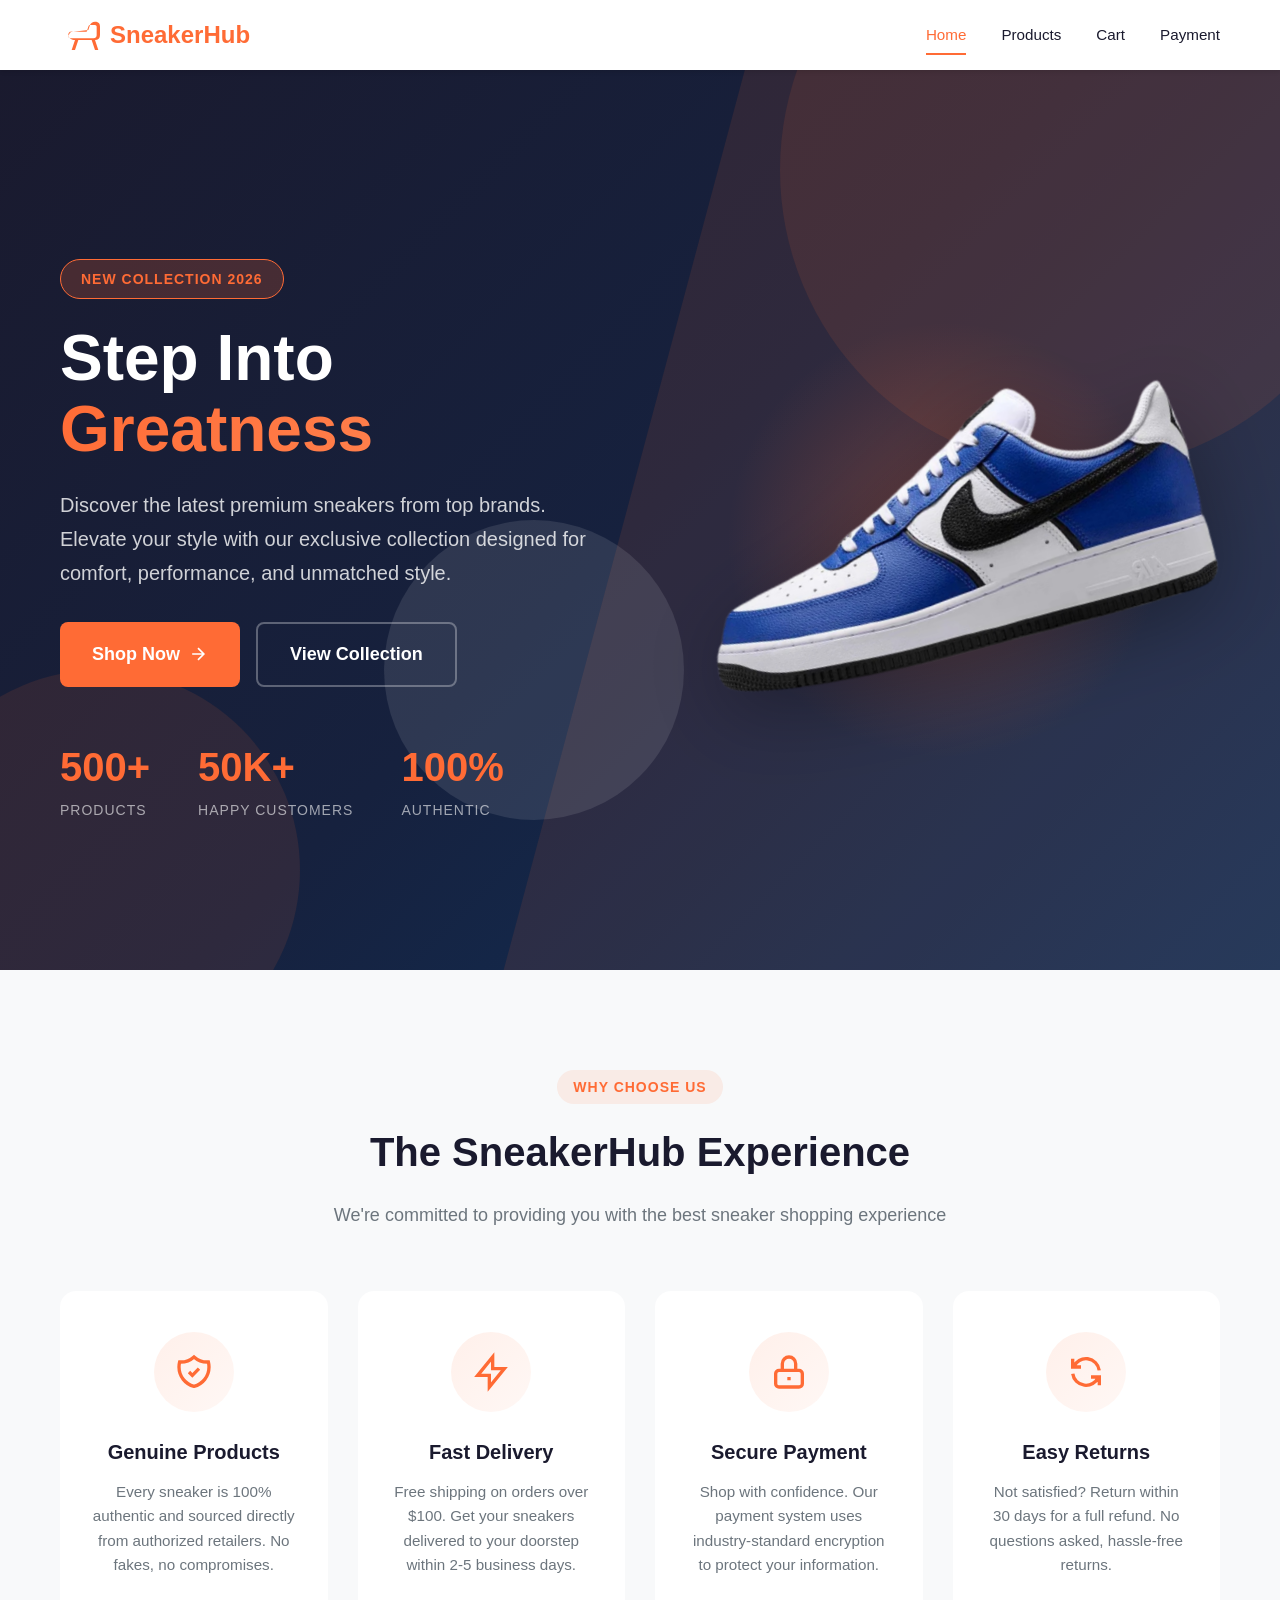
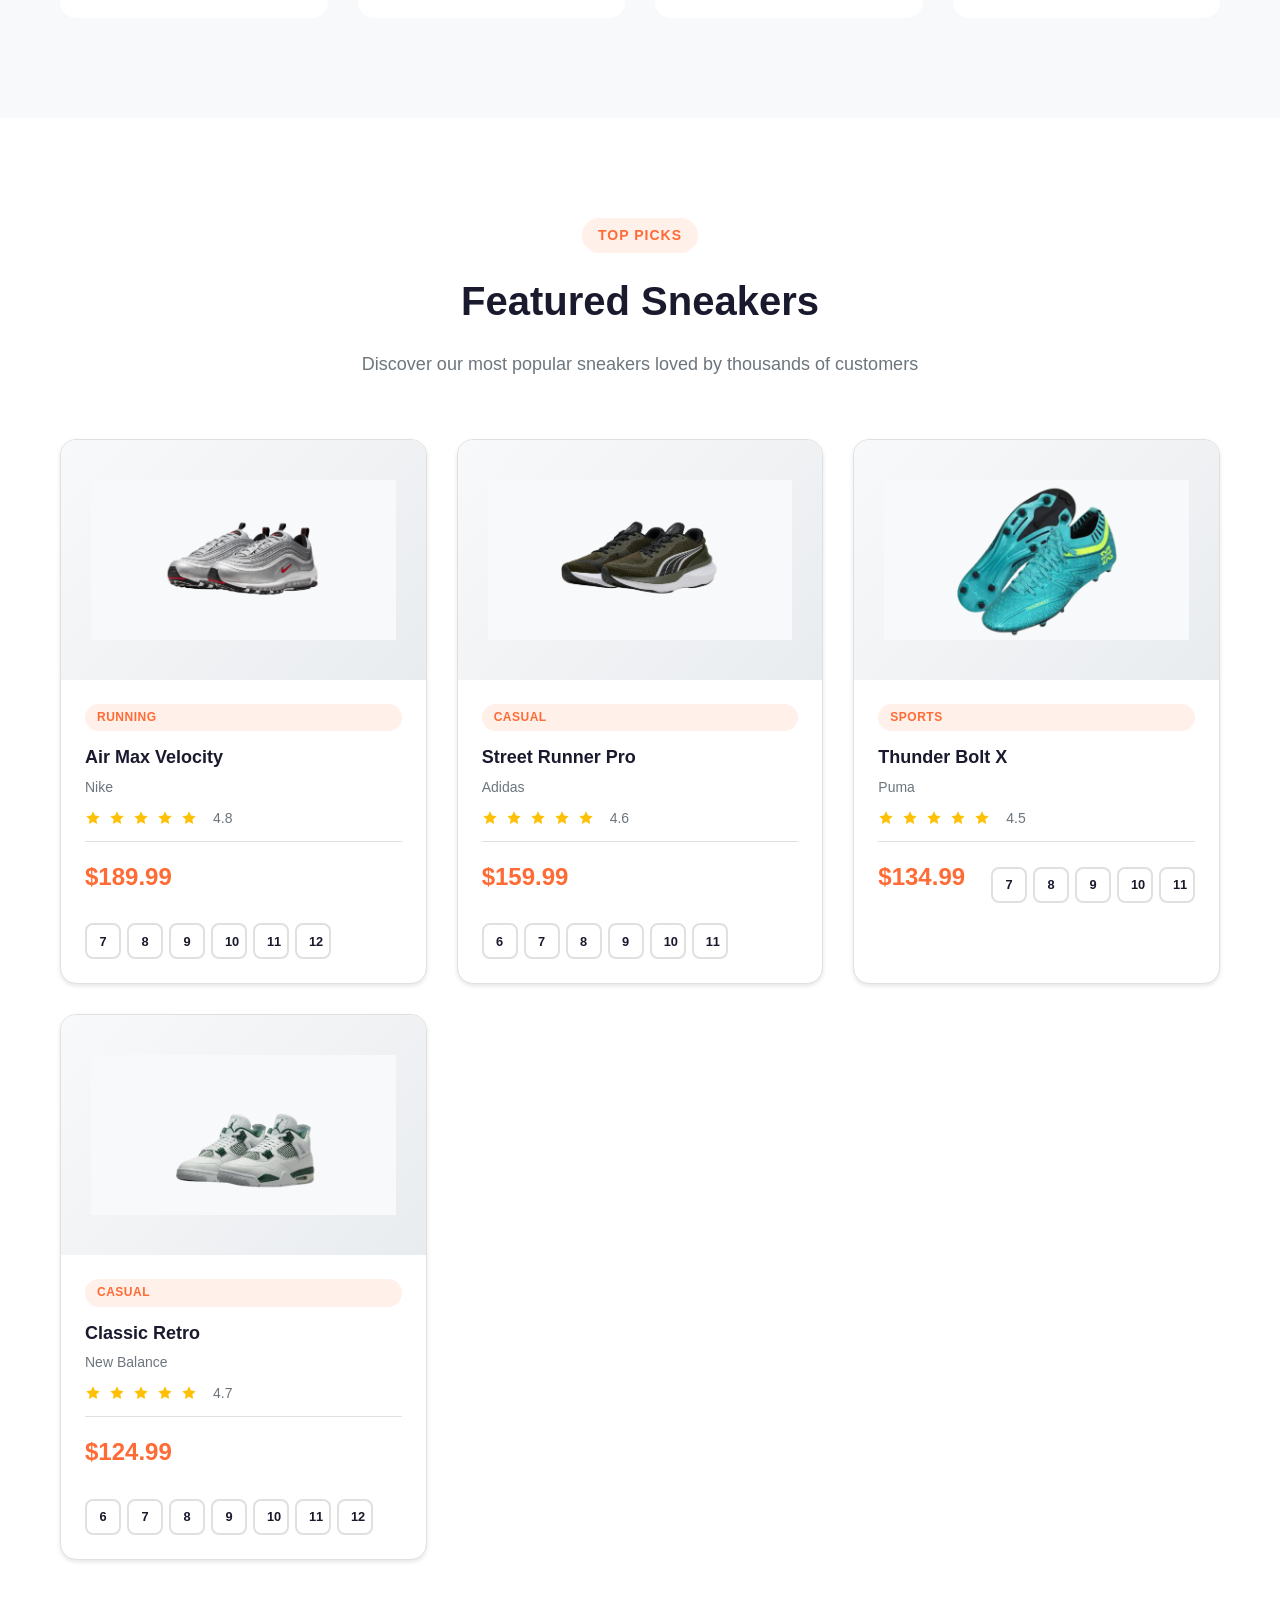
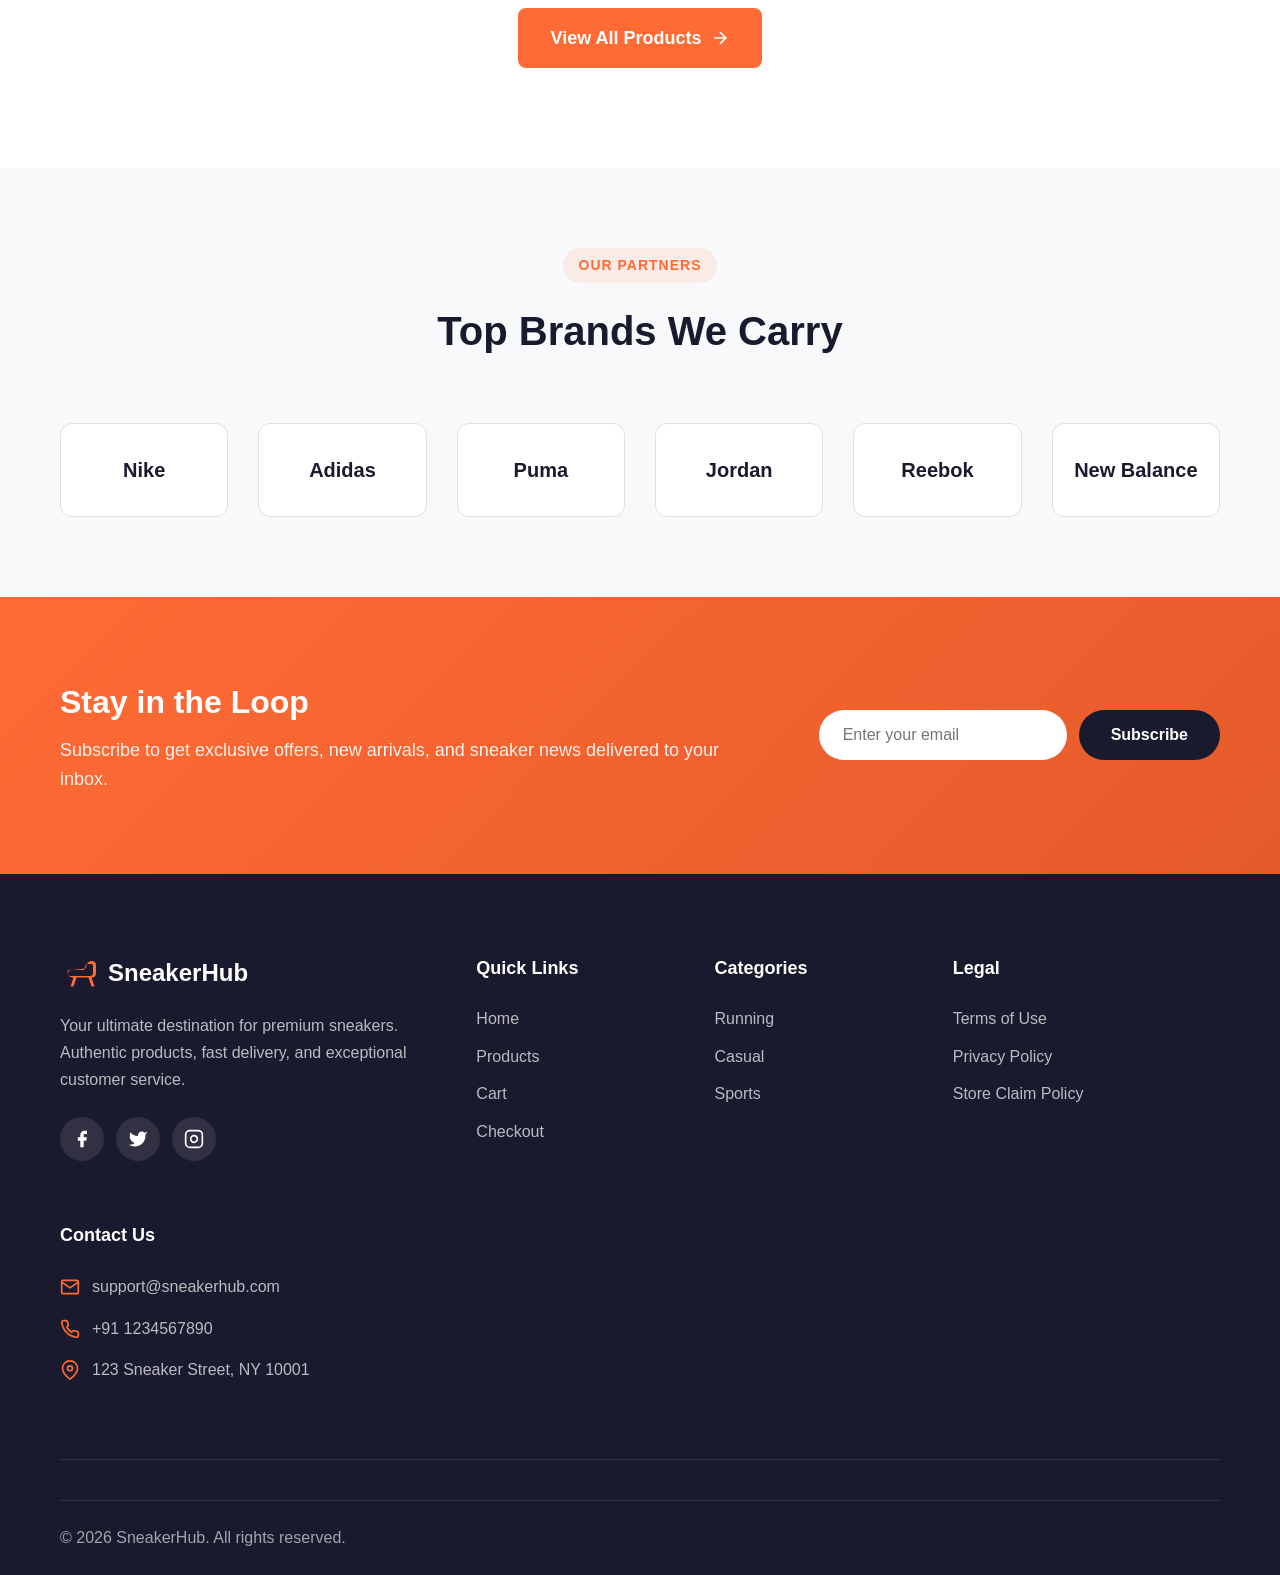
<file: index.html>
<!DOCTYPE html>
<html lang="en">
<head>
    <meta charset="UTF-8">
    <meta name="viewport" content="width=device-width, initial-scale=1.0">
    <meta name="description" content="SneakerHub - Your destination for premium sneakers. Shop the latest styles and brands.">
    <title>SneakerHub | Home</title>
    <link rel="stylesheet" href="css/style.css">
    <link rel="icon" type="image/svg+xml" href="assets/favicon.svg">
</head>
<body>
    <!-- Navigation -->
    <nav class="navbar">
        <div class="nav-container">
            <a href="index.html" class="logo">
                <svg viewBox="0 0 24 24" fill="currentColor">
                    <path d="M21 4c-1.5 0-2.5 1-3 2l-1 3-9 1s-3-1-3 2c0 2 2 3 4 3l-2 6h2l2-6h8l2 6h2l-2-6c2 0 3-1 3-3V7c0-1.5-.5-3-3-3zM7 10h9l1-3c.3-.8.8-1 1-1h3c.5 0 1 .5 1 1v5c0 1-.5 2-2 2H7c-1 0-2-.5-2-1s1-3 2-3z"/>
                </svg>
                <span>SneakerHub</span>
            </a>
            <div class="nav-menu" id="nav-menu">
                <a href="index.html" class="nav-link active">Home</a>
                <a href="products.html" class="nav-link">Products</a>
                <a href="cart.html" class="nav-link cart-link">
                    Cart
                    <span class="cart-badge" id="cart-badge">0</span>
                </a>
                <a href="payment.html" class="nav-link">Payment</a>
            </div>
            <button class="menu-toggle" id="menu-toggle" aria-label="Toggle menu">
                <span></span>
                <span></span>
                <span></span>
            </button>
        </div>
    </nav>

    <!-- Hero Section -->
    <section class="hero">
        <div class="hero-background">
            <div class="hero-shape shape-1"></div>
            <div class="hero-shape shape-2"></div>
            <div class="hero-shape shape-3"></div>
        </div>
        <div class="hero-container">
            <div class="hero-content">
                <span class="hero-badge">New Collection 2026</span>
                <h1 class="hero-title">
                    Step Into
                    <span class="hero-title-accent">Greatness</span>
                </h1>
                <p class="hero-description">
                    Discover the latest premium sneakers from top brands. Elevate your style with our exclusive collection designed for comfort, performance, and unmatched style.
                </p>
                <div class="hero-buttons">
                    <a href="products.html" class="btn btn-primary btn-lg">
                        <span>Shop Now</span>
                        <svg viewBox="0 0 24 24" fill="none" stroke="currentColor" stroke-width="2">
                            <path d="M5 12h14M12 5l7 7-7 7"/>
                        </svg>
                    </a>
                    <a href="#featured" class="btn btn-outline btn-lg">
                        <span>View Collection</span>
                    </a>
                </div>
                <div class="hero-stats">
                    <div class="hero-stat">
                        <span class="hero-stat-number">500+</span>
                        <span class="hero-stat-label">Products</span>
                    </div>
                    <div class="hero-stat">
                        <span class="hero-stat-number">50K+</span>
                        <span class="hero-stat-label">Happy Customers</span>
                    </div>
                    <div class="hero-stat">
                        <span class="hero-stat-number">100%</span>
                        <span class="hero-stat-label">Authentic</span>
                    </div>
                </div>
            </div>
            <div class="hero-image">
                <div class="hero-image-wrapper">
                    <img src="assets/images/hero-sneaker.png" alt="Premium Sneaker" class="hero-sneaker">
                    <div class="hero-image-glow"></div>
                </div>
            </div>
        </div>
    </section>

    <!-- Features Section -->
    <section class="features" id="features">
        <div class="container">
            <div class="section-header">
                <span class="section-badge">Why Choose Us</span>
                <h2 class="section-title">The SneakerHub Experience</h2>
                <p class="section-description">We're committed to providing you with the best sneaker shopping experience</p>
            </div>
            <div class="features-grid">
                <div class="feature-card">
                    <div class="feature-icon">
                        <svg viewBox="0 0 24 24" fill="none" stroke="currentColor" stroke-width="2">
                            <path d="M9 12l2 2 4-4m5.618-4.016A11.955 11.955 0 0112 2.944a11.955 11.955 0 01-8.618 3.04A12.02 12.02 0 003 9c0 5.591 3.824 10.29 9 11.622 5.176-1.332 9-6.03 9-11.622 0-1.042-.133-2.052-.382-3.016z"/>
                        </svg>
                    </div>
                    <h3 class="feature-title">Genuine Products</h3>
                    <p class="feature-description">Every sneaker is 100% authentic and sourced directly from authorized retailers. No fakes, no compromises.</p>
                </div>
                <div class="feature-card">
                    <div class="feature-icon">
                        <svg viewBox="0 0 24 24" fill="none" stroke="currentColor" stroke-width="2">
                            <path d="M13 10V3L4 14h7v7l9-11h-7z"/>
                        </svg>
                    </div>
                    <h3 class="feature-title">Fast Delivery</h3>
                    <p class="feature-description">Free shipping on orders over $100. Get your sneakers delivered to your doorstep within 2-5 business days.</p>
                </div>
                <div class="feature-card">
                    <div class="feature-icon">
                        <svg viewBox="0 0 24 24" fill="none" stroke="currentColor" stroke-width="2">
                            <path d="M12 15v2m-6 4h12a2 2 0 002-2v-6a2 2 0 00-2-2H6a2 2 0 00-2 2v6a2 2 0 002 2zm10-10V7a4 4 0 00-8 0v4h8z"/>
                        </svg>
                    </div>
                    <h3 class="feature-title">Secure Payment</h3>
                    <p class="feature-description">Shop with confidence. Our payment system uses industry-standard encryption to protect your information.</p>
                </div>
                <div class="feature-card">
                    <div class="feature-icon">
                        <svg viewBox="0 0 24 24" fill="none" stroke="currentColor" stroke-width="2">
                            <path d="M4 4v5h.582m15.356 2A8.001 8.001 0 004.582 9m0 0H9m11 11v-5h-.581m0 0a8.003 8.003 0 01-15.357-2m15.357 2H15"/>
                        </svg>
                    </div>
                    <h3 class="feature-title">Easy Returns</h3>
                    <p class="feature-description">Not satisfied? Return within 30 days for a full refund. No questions asked, hassle-free returns.</p>
                </div>
            </div>
        </div>
    </section>

    <!-- Featured Products Section -->
    <section class="featured-products" id="featured">
        <div class="container">
            <div class="section-header">
                <span class="section-badge">Top Picks</span>
                <h2 class="section-title">Featured Sneakers</h2>
                <p class="section-description">Discover our most popular sneakers loved by thousands of customers</p>
            </div>
            <div class="products-grid" id="featured-products-grid">
                <!-- Products will be rendered by JavaScript -->
            </div>
            <div class="section-cta">
                <a href="products.html" class="btn btn-primary btn-lg">
                    View All Products
                    <svg viewBox="0 0 24 24" fill="none" stroke="currentColor" stroke-width="2">
                        <path d="M5 12h14M12 5l7 7-7 7"/>
                    </svg>
                </a>
            </div>
        </div>
    </section>

    <!-- Brands Section -->
    <section class="brands-section">
        <div class="container">
            <div class="section-header">
                <span class="section-badge">Our Partners</span>
                <h2 class="section-title">Top Brands We Carry</h2>
            </div>
            <div class="brands-grid">
                <div class="brand-item">
                    <span class="brand-name">Nike</span>
                </div>
                <div class="brand-item">
                    <span class="brand-name">Adidas</span>
                </div>
                <div class="brand-item">
                    <span class="brand-name">Puma</span>
                </div>
                <div class="brand-item">
                    <span class="brand-name">Jordan</span>
                </div>
                <div class="brand-item">
                    <span class="brand-name">Reebok</span>
                </div>
                <div class="brand-item">
                    <span class="brand-name">New Balance</span>
                </div>
            </div>
        </div>
    </section>

    <!-- Newsletter Section -->
    <section class="newsletter-section">
        <div class="container">
            <div class="newsletter-content">
                <div class="newsletter-text">
                    <h2>Stay in the Loop</h2>
                    <p>Subscribe to get exclusive offers, new arrivals, and sneaker news delivered to your inbox.</p>
                </div>
                <form class="newsletter-form" onsubmit="handleNewsletterSubmit(event)">
                    <input type="email" placeholder="Enter your email" required>
                    <button type="submit" class="btn btn-primary">Subscribe</button>
                </form>
            </div>
        </div>
    </section>

    <!-- Footer -->
    <footer class="footer">
        <div class="container">
            <div class="footer-grid">
                <div class="footer-section footer-brand">
                    <a href="index.html" class="footer-logo">
                        <svg viewBox="0 0 24 24" fill="currentColor">
                            <path d="M21 4c-1.5 0-2.5 1-3 2l-1 3-9 1s-3-1-3 2c0 2 2 3 4 3l-2 6h2l2-6h8l2 6h2l-2-6c2 0 3-1 3-3V7c0-1.5-.5-3-3-3zM7 10h9l1-3c.3-.8.8-1 1-1h3c.5 0 1 .5 1 1v5c0 1-.5 2-2 2H7c-1 0-2-.5-2-1s1-3 2-3z"/>
                        </svg>
                        <span>SneakerHub</span>
                    </a>
                    <p class="footer-description">Your ultimate destination for premium sneakers. Authentic products, fast delivery, and exceptional customer service.</p>
                    <div class="footer-social">
                        <a href="#" class="social-link" aria-label="Facebook">
                            <svg viewBox="0 0 24 24" fill="currentColor">
                                <path d="M18 2h-3a5 5 0 00-5 5v3H7v4h3v8h4v-8h3l1-4h-4V7a1 1 0 011-1h3z"/>
                            </svg>
                        </a>
                        <a href="#" class="social-link" aria-label="Twitter">
                            <svg viewBox="0 0 24 24" fill="currentColor">
                                <path d="M23 3a10.9 10.9 0 01-3.14 1.53 4.48 4.48 0 00-7.86 3v1A10.66 10.66 0 013 4s-4 9 5 13a11.64 11.64 0 01-7 2c9 5 20 0 20-11.5a4.5 4.5 0 00-.08-.83A7.72 7.72 0 0023 3z"/>
                            </svg>
                        </a>
                        <a href="#" class="social-link" aria-label="Instagram">
                            <svg viewBox="0 0 24 24" fill="none" stroke="currentColor" stroke-width="2">
                                <rect x="2" y="2" width="20" height="20" rx="5" ry="5"/>
                                <path d="M16 11.37A4 4 0 1112.63 8 4 4 0 0116 11.37z"/>
                                <line x1="17.5" y1="6.5" x2="17.51" y2="6.5"/>
                            </svg>
                        </a>
                    </div>
                </div>
                <div class="footer-section">
                    <h4>Quick Links</h4>
                    <ul class="footer-links">
                        <li><a href="index.html">Home</a></li>
                        <li><a href="products.html">Products</a></li>
                        <li><a href="cart.html">Cart</a></li>
                        <li><a href="payment.html">Checkout</a></li>
                    </ul>
                </div>
                <div class="footer-section">
                    <h4>Categories</h4>
                    <ul class="footer-links">
                        <li><a href="products.html?category=running">Running</a></li>
                        <li><a href="products.html?category=casual">Casual</a></li>
                        <li><a href="products.html?category=sports">Sports</a></li>
                    </ul>
                </div>
                <div class="footer-section">
                    <h4>Legal</h4>
                    <ul class="footer-links">
                        <li><a href="terms-of-use.html">Terms of Use</a></li>
                        <li><a href="privacy-policy.html">Privacy Policy</a></li>
                        <li><a href="store-claim-policy.html">Store Claim Policy</a></li>
                    </ul>
                </div>
                <div class="footer-section">
                    <h4>Contact Us</h4>
                    <ul class="footer-contact">
                        <li>
                            <svg viewBox="0 0 24 24" fill="none" stroke="currentColor" stroke-width="2">
                                <path d="M4 4h16c1.1 0 2 .9 2 2v12c0 1.1-.9 2-2 2H4c-1.1 0-2-.9-2-2V6c0-1.1.9-2 2-2z"/>
                                <polyline points="22,6 12,13 2,6"/>
                            </svg>
                            <span>support@sneakerhub.com</span>
                        </li>
                        <li>
                            <svg viewBox="0 0 24 24" fill="none" stroke="currentColor" stroke-width="2">
                                <path d="M22 16.92v3a2 2 0 01-2.18 2 19.79 19.79 0 01-8.63-3.07 19.5 19.5 0 01-6-6 19.79 19.79 0 01-3.07-8.67A2 2 0 014.11 2h3a2 2 0 012 1.72 12.84 12.84 0 00.7 2.81 2 2 0 01-.45 2.11L8.09 9.91a16 16 0 006 6l1.27-1.27a2 2 0 012.11-.45 12.84 12.84 0 002.81.7A2 2 0 0122 16.92z"/>
                            </svg>
                            <span>+91 1234567890</span>
                        </li>
                        <li>
                            <svg viewBox="0 0 24 24" fill="none" stroke="currentColor" stroke-width="2">
                                <path d="M21 10c0 7-9 13-9 13s-9-6-9-13a9 9 0 0118 0z"/>
                                <circle cx="12" cy="10" r="3"/>
                            </svg>
                            <span>123 Sneaker Street, NY 10001</span>
                        </li>
                    </ul>
                </div>
            </div>
            <div class="footer-bottom">
                <p>&copy; 2026 SneakerHub. All rights reserved.</p>
            </div>
        </div>
    </footer>

    <!-- Scripts -->
    <script src="js/products.js"></script>
    <script src="js/cart.js"></script>
    <script src="js/main.js"></script>
    <script>
        // Render featured products (first 4)
        document.addEventListener('DOMContentLoaded', function() {
            const featuredGrid = document.getElementById('featured-products-grid');
            const featuredProducts = products.slice(0, 4);

            featuredProducts.forEach(product => {
                const card = document.createElement('div');
                card.className = 'product-card';
                card.innerHTML = `
                    <div class="product-image-container">
                        <img src="${product.image}" alt="${product.name}" class="product-image">
                        <div class="product-overlay">
                            <button class="btn btn-primary" onclick="handleAddToCart(${product.id}, this)">Add to Cart</button>
                        </div>
                    </div>
                    <div class="product-info">
                        <span class="product-category">${product.category}</span>
                        <h3 class="product-name">${product.name}</h3>
                        <p class="product-brand">${product.brand}</p>
                        <div class="product-rating">
                            ${generateStarRating(product.rating)}
                            <span class="rating-value">${product.rating}</span>
                        </div>
                        <div class="product-footer">
                            <span class="product-price">$${product.price.toFixed(2)}</span>
                            <div class="size-selector">
                                ${product.sizes.map(size => `<button class="size-option" data-size="${size}">${size}</button>`).join('')}
                            </div>
                        </div>
                    </div>
                `;
                featuredGrid.appendChild(card);
            });
        });

        // Handle add to cart from homepage
        function handleAddToCart(productId, button) {
            const card = button.closest('.product-card');
            const selectedSize = card.querySelector('.size-option.selected');
            const size = selectedSize ? parseInt(selectedSize.dataset.size) : null;

            if (addToCart(productId, 1, size)) {
                showNotification('Item added to cart!', 'success');
            }
        }

        // Size selection
        document.addEventListener('click', function(e) {
            if (e.target.classList.contains('size-option')) {
                const card = e.target.closest('.product-card');
                card.querySelectorAll('.size-option').forEach(s => s.classList.remove('selected'));
                e.target.classList.add('selected');
            }
        });

        // Newsletter form handler
        function handleNewsletterSubmit(event) {
            event.preventDefault();
            const email = event.target.querySelector('input[type="email"]').value;
            showNotification('Thanks for subscribing!', 'success');
            event.target.reset();
        }
    </script>
</body>
</html>
</file>
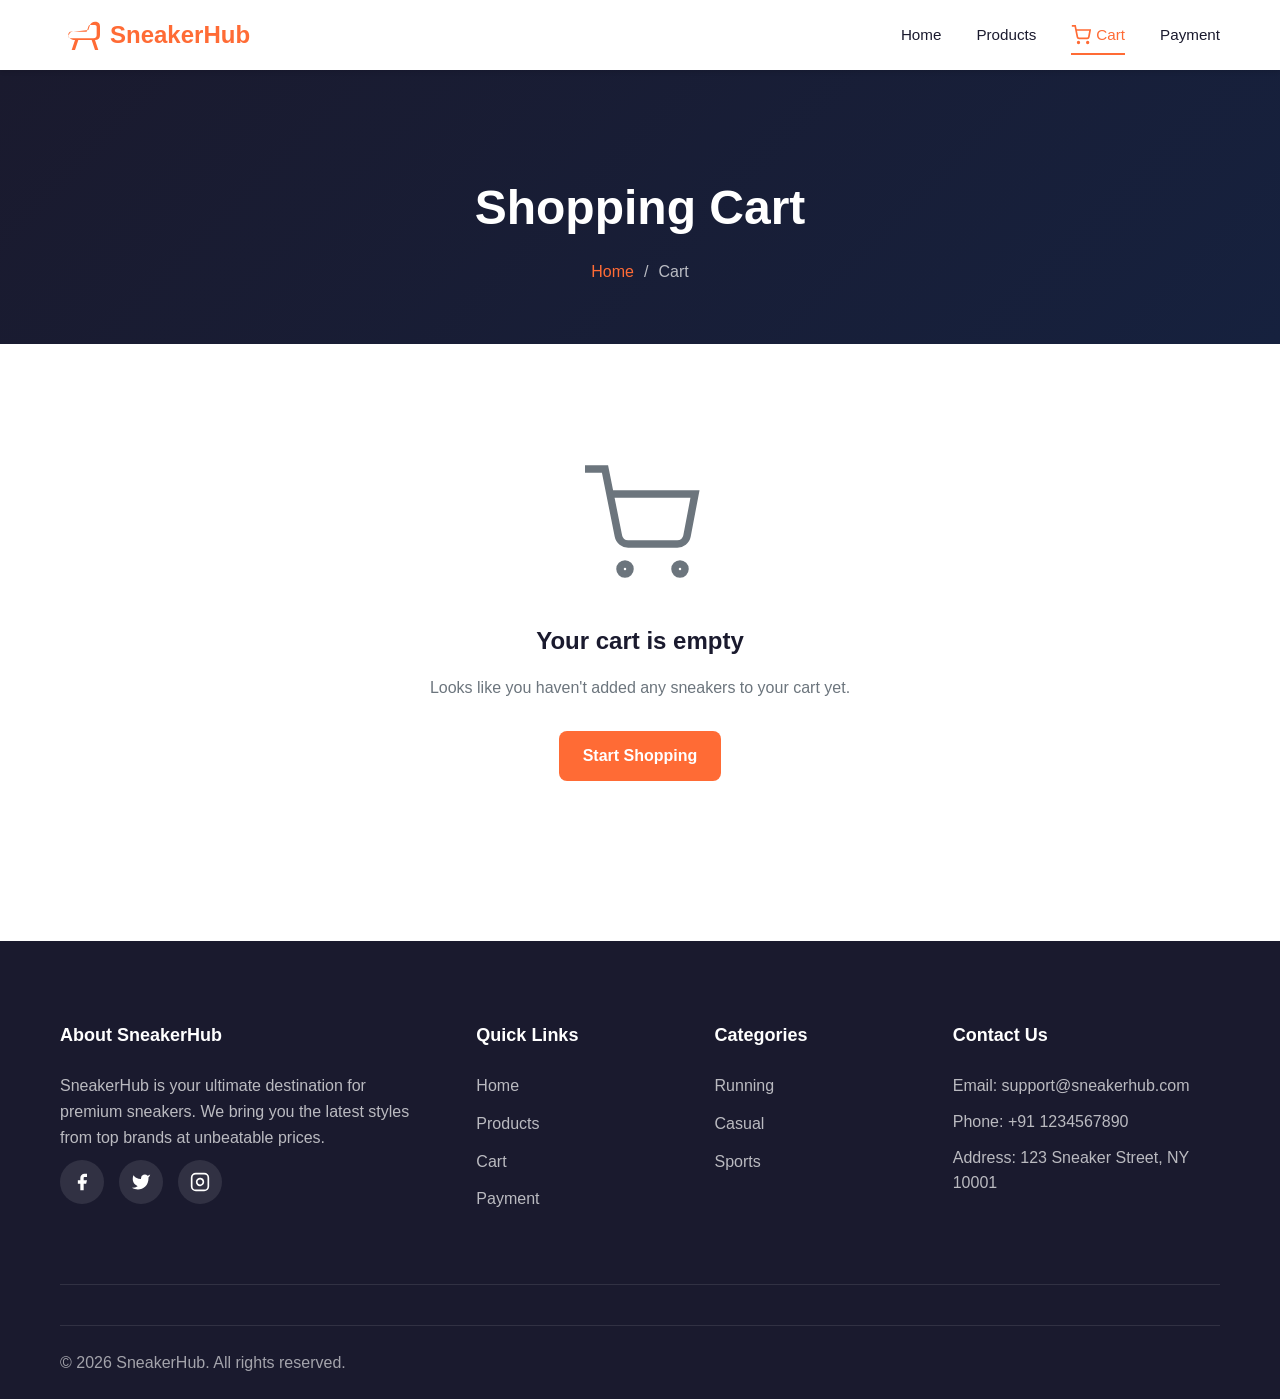
<file: cart.html>
<!DOCTYPE html>
<html lang="en">
<head>
    <meta charset="UTF-8">
    <meta name="viewport" content="width=device-width, initial-scale=1.0">
    <meta name="description" content="View your shopping cart and proceed to checkout.">
    <title>Shopping Cart | SneakerHub</title>
    <link rel="stylesheet" href="css/style.css">
    <link rel="icon" type="image/svg+xml" href="assets/favicon.svg">
</head>
<body>
    <!-- Navigation -->
    <nav class="navbar">
        <div class="nav-container">
            <a href="index.html" class="logo">
                <svg viewBox="0 0 24 24" fill="currentColor">
                    <path d="M21 4c-1.5 0-2.5 1-3 2l-1 3-9 1s-3-1-3 2c0 2 2 3 4 3l-2 6h2l2-6h8l2 6h2l-2-6c2 0 3-1 3-3V7c0-1.5-.5-3-3-3zM7 10h9l1-3c.3-.8.8-1 1-1h3c.5 0 1 .5 1 1v5c0 1-.5 2-2 2H7c-1 0-2-.5-2-1s1-3 2-3z"/>
                </svg>
                <span>SneakerHub</span>
            </a>
            <div class="nav-menu" id="nav-menu">
                <a href="index.html" class="nav-link">Home</a>
                <a href="products.html" class="nav-link">Products</a>
                <a href="cart.html" class="nav-link cart-link active">
                    <span class="cart-icon-wrapper">
                        <svg width="20" height="20" viewBox="0 0 24 24" fill="none" stroke="currentColor" stroke-width="2">
                            <circle cx="9" cy="21" r="1"/>
                            <circle cx="20" cy="21" r="1"/>
                            <path d="M1 1h4l2.68 13.39a2 2 0 002 1.61h9.72a2 2 0 002-1.61L23 6H6"/>
                        </svg>
                        <span id="cart-badge" class="cart-badge">0</span>
                    </span>
                    <span>Cart</span>
                </a>
                <a href="payment.html" class="nav-link">Payment</a>
                            </div>
            <button class="menu-toggle" id="menu-toggle" aria-label="Toggle menu">
                <span></span>
                <span></span>
                <span></span>
            </button>
        </div>
    </nav>

    <!-- Page Header -->
    <section class="page-header">
        <div class="container">
            <h1 class="page-title">Shopping Cart</h1>
            <div class="page-breadcrumb">
                <a href="index.html">Home</a>
                <span>/</span>
                <span>Cart</span>
            </div>
        </div>
    </section>

    <!-- Cart Section -->
    <section class="cart-section">
        <div class="container">
            <!-- Empty Cart -->
            <div class="empty-cart" id="empty-cart" style="display: none;">
                <svg viewBox="0 0 24 24" fill="none" stroke="currentColor" stroke-width="1.5">
                    <circle cx="9" cy="21" r="1"/>
                    <circle cx="20" cy="21" r="1"/>
                    <path d="M1 1h4l2.68 13.39a2 2 0 002 1.61h9.72a2 2 0 002-1.61L23 6H6"/>
                </svg>
                <h2>Your cart is empty</h2>
                <p>Looks like you haven't added any sneakers to your cart yet.</p>
                <a href="products.html" class="btn btn-primary">Start Shopping</a>
            </div>

            <!-- Cart Content -->
            <div class="cart-grid" id="cart-content">
                <!-- Cart Items -->
                <div class="cart-items-container">
                    <div class="cart-header">
                        <span>Product</span>
                        <span>Quantity</span>
                        <span>Price</span>
                        <span>Total</span>
                        <span></span>
                    </div>
                    <div id="cart-items">
                        <!-- Cart items will be rendered here -->
                    </div>
                </div>

                <!-- Cart Summary -->
                <div class="cart-summary">
                    <h3>Order Summary</h3>
                    <div class="summary-row">
                        <span>Subtotal</span>
                        <span id="subtotal">$0.00</span>
                    </div>
                    <div class="summary-row">
                        <span>Shipping</span>
                        <span id="shipping">$0.00</span>
                    </div>
                    <div class="summary-row">
                        <span>Tax (8%)</span>
                        <span id="tax">$0.00</span>
                    </div>
                    <div class="summary-row total">
                        <span>Total</span>
                        <span id="total">$0.00</span>
                    </div>
                    <a href="payment.html" class="btn btn-primary checkout-btn">Proceed to Payment</a>
                    <button class="btn clear-cart-btn" onclick="handleClearCart()">Clear Cart</button>
                </div>
            </div>
        </div>
    </section>

    <!-- Footer -->
    <footer class="footer">
        <div class="container">
            <div class="footer-grid">
                <div class="footer-section">
                    <h4>About SneakerHub</h4>
                    <p class="footer-text">SneakerHub is your ultimate destination for premium sneakers. We bring you the latest styles from top brands at unbeatable prices.</p>
                    <div class="social-links">
                        <a href="#" class="social-link" aria-label="Facebook">
                            <svg width="20" height="20" viewBox="0 0 24 24" fill="currentColor">
                                <path d="M18 2h-3a5 5 0 00-5 5v3H7v4h3v8h4v-8h3l1-4h-4V7a1 1 0 011-1h3z"/>
                            </svg>
                        </a>
                        <a href="#" class="social-link" aria-label="Twitter">
                            <svg width="20" height="20" viewBox="0 0 24 24" fill="currentColor">
                                <path d="M23 3a10.9 10.9 0 01-3.14 1.53 4.48 4.48 0 00-7.86 3v1A10.66 10.66 0 013 4s-4 9 5 13a11.64 11.64 0 01-7 2c9 5 20 0 20-11.5a4.5 4.5 0 00-.08-.83A7.72 7.72 0 0023 3z"/>
                            </svg>
                        </a>
                        <a href="#" class="social-link" aria-label="Instagram">
                            <svg width="20" height="20" viewBox="0 0 24 24" fill="none" stroke="currentColor" stroke-width="2">
                                <rect x="2" y="2" width="20" height="20" rx="5" ry="5"/>
                                <path d="M16 11.37A4 4 0 1112.63 8 4 4 0 0116 11.37z"/>
                                <line x1="17.5" y1="6.5" x2="17.51" y2="6.5"/>
                            </svg>
                        </a>
                    </div>
                </div>
                <div class="footer-section">
                    <h4>Quick Links</h4>
                    <ul class="footer-links">
                        <li><a href="index.html">Home</a></li>
                        <li><a href="products.html">Products</a></li>
                        <li><a href="cart.html">Cart</a></li>
                        <li><a href="payment.html">Payment</a></li>
                                            </ul>
                </div>
                <div class="footer-section">
                    <h4>Categories</h4>
                    <ul class="footer-links">
                        <li><a href="products.html?category=running">Running</a></li>
                        <li><a href="products.html?category=casual">Casual</a></li>
                        <li><a href="products.html?category=sports">Sports</a></li>
                    </ul>
                </div>
                <div class="footer-section">
                    <h4>Contact Us</h4>
                    <p class="footer-text">Email: support@sneakerhub.com</p>
                    <p class="footer-text">Phone: +91 1234567890</p>
                    <p class="footer-text">Address: 123 Sneaker Street, NY 10001</p>
                </div>
            </div>
            <div class="footer-bottom">
                <p>&copy; 2026 SneakerHub. All rights reserved.</p>
            </div>
        </div>
    </footer>

    <!-- Scripts -->
    <script src="js/products.js"></script>
    <script src="js/cart.js"></script>
    <script src="js/main.js"></script>
    <script>
        // Initialize cart page
        document.addEventListener('DOMContentLoaded', function() {
            renderCartPage();
        });
    </script>
</body>
</html>
</file>
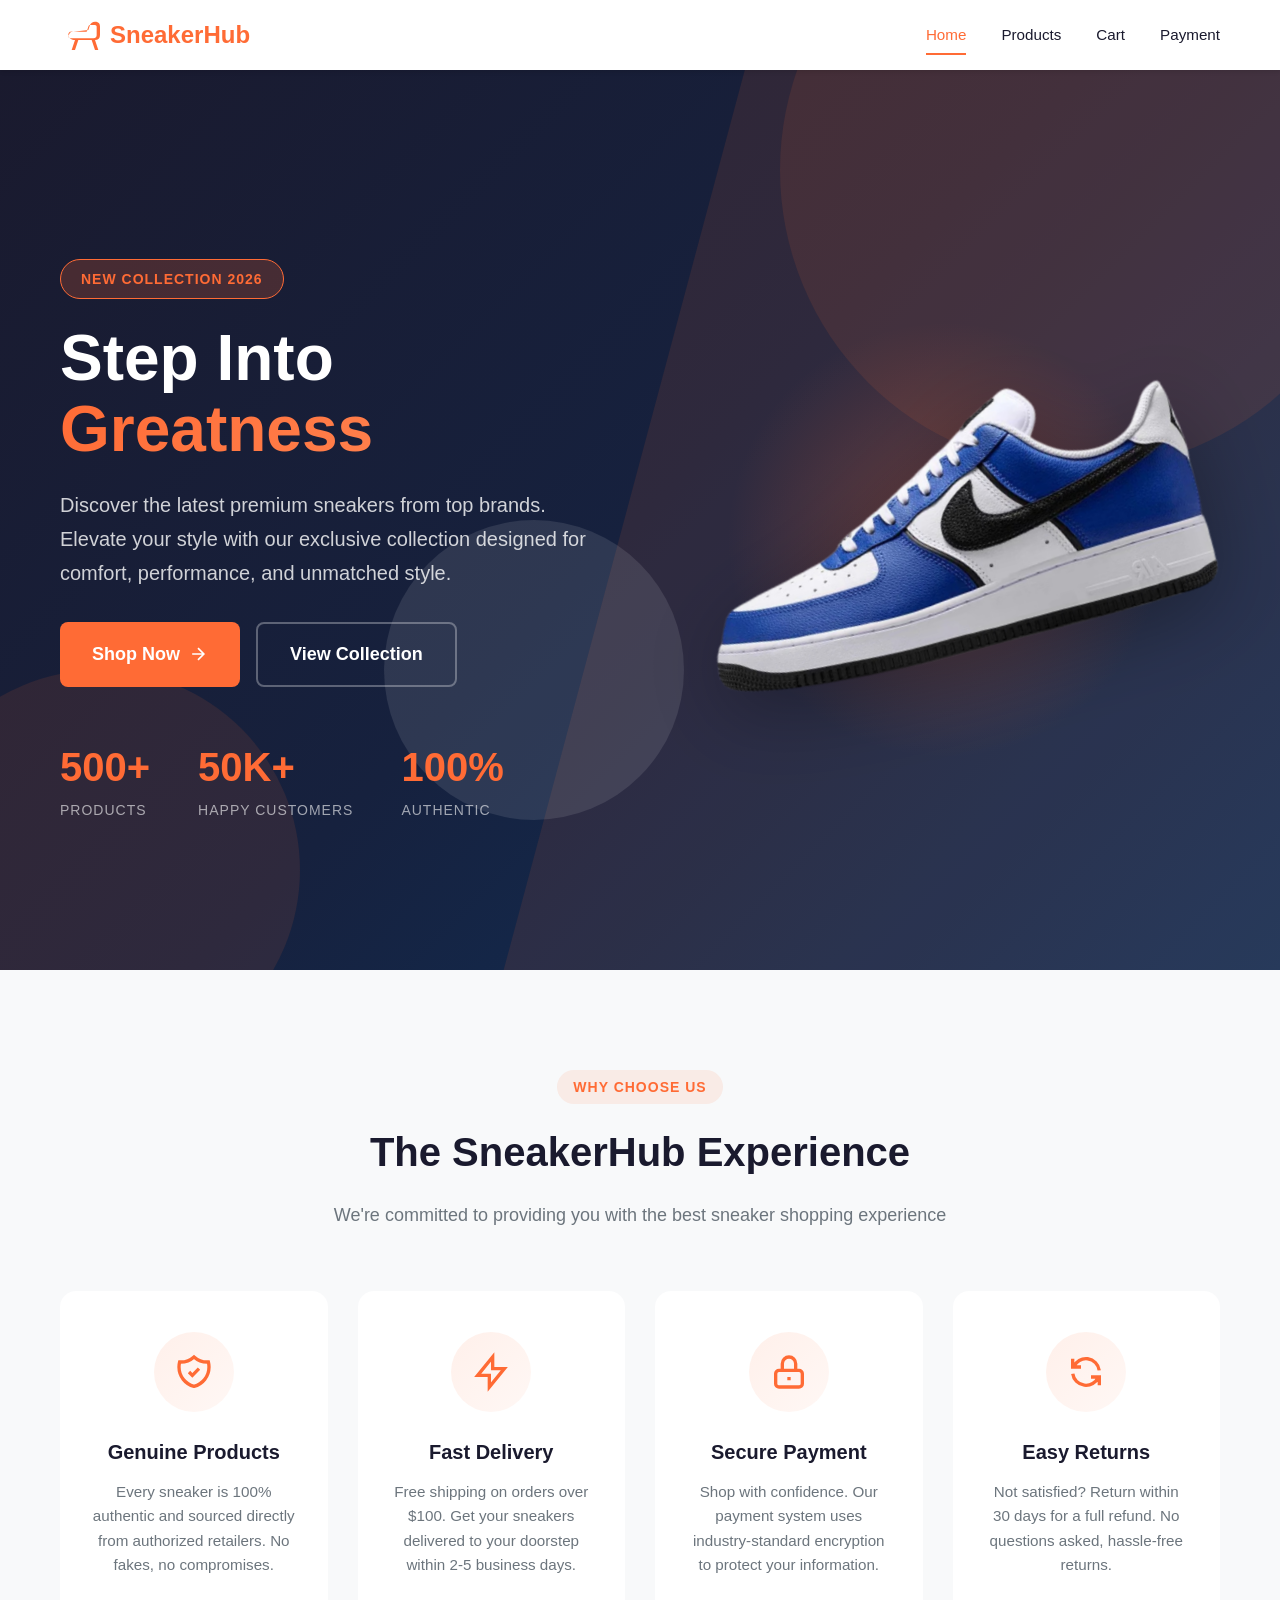
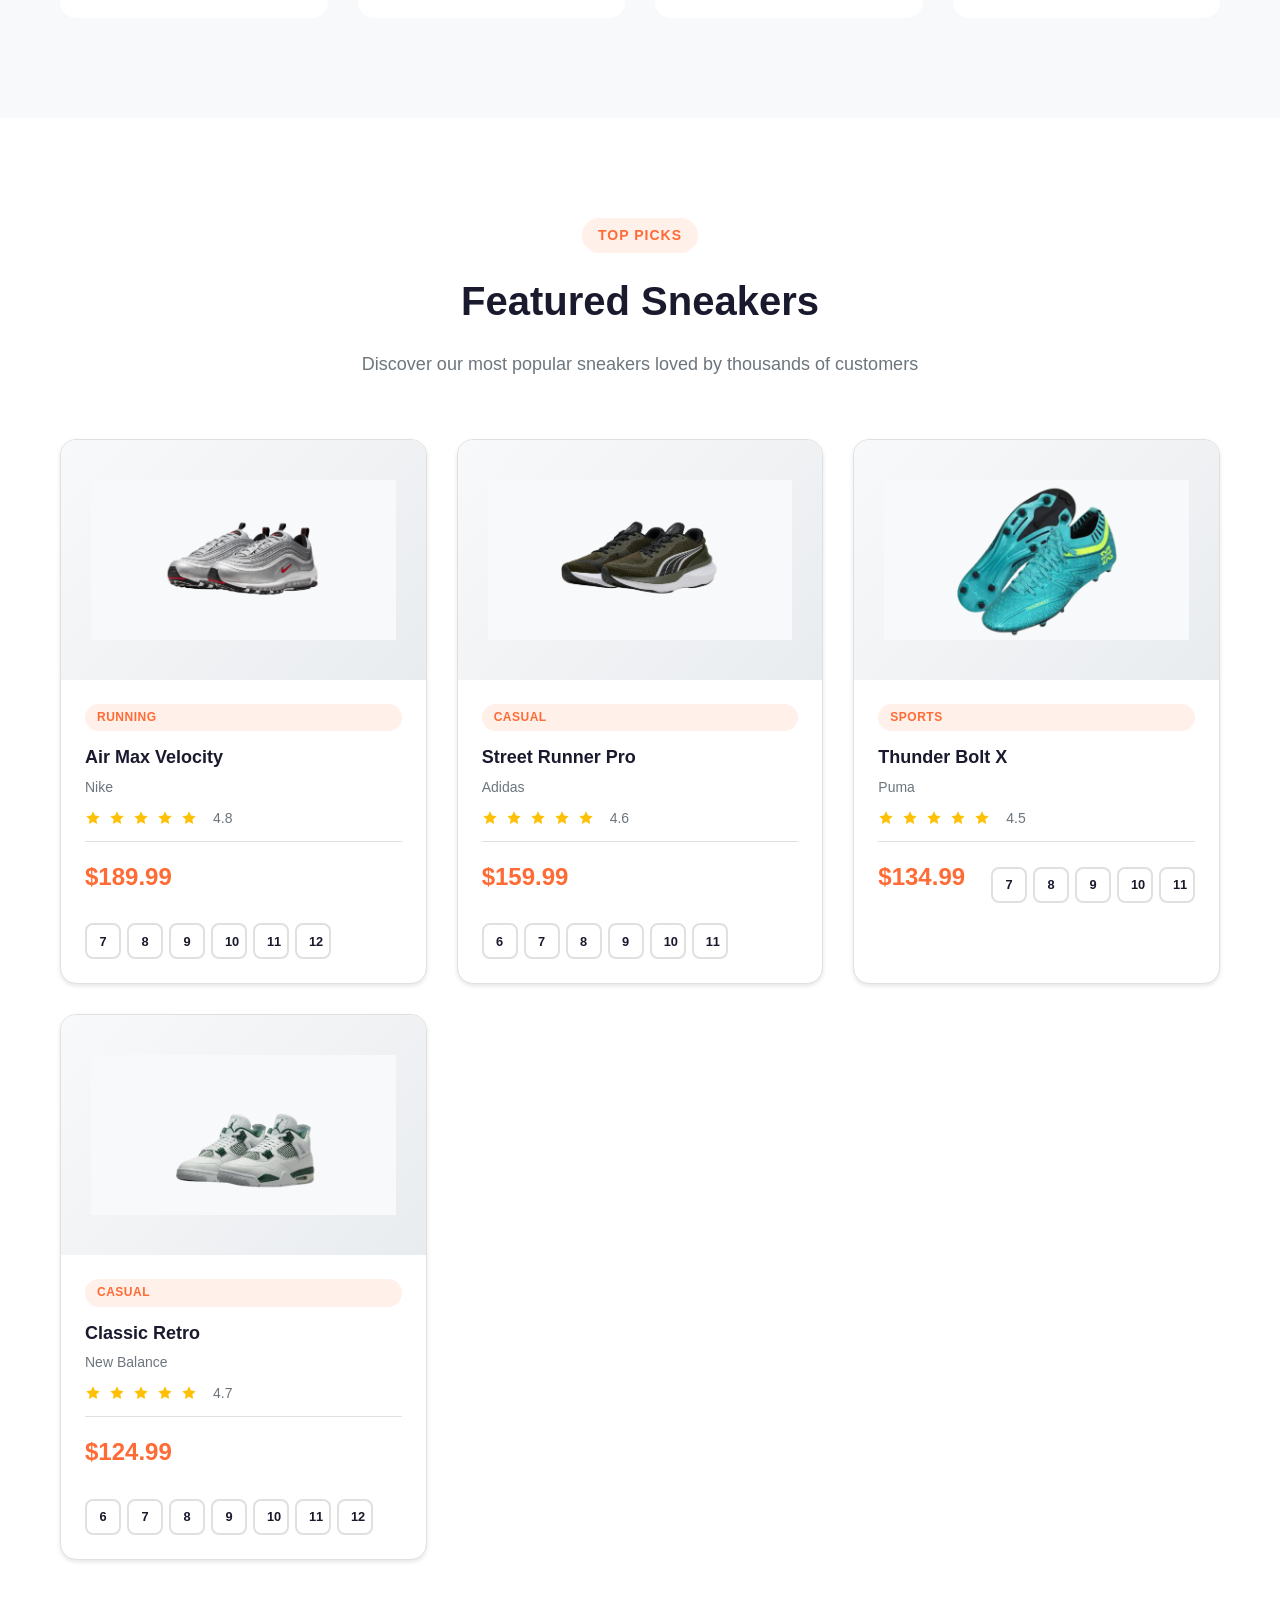
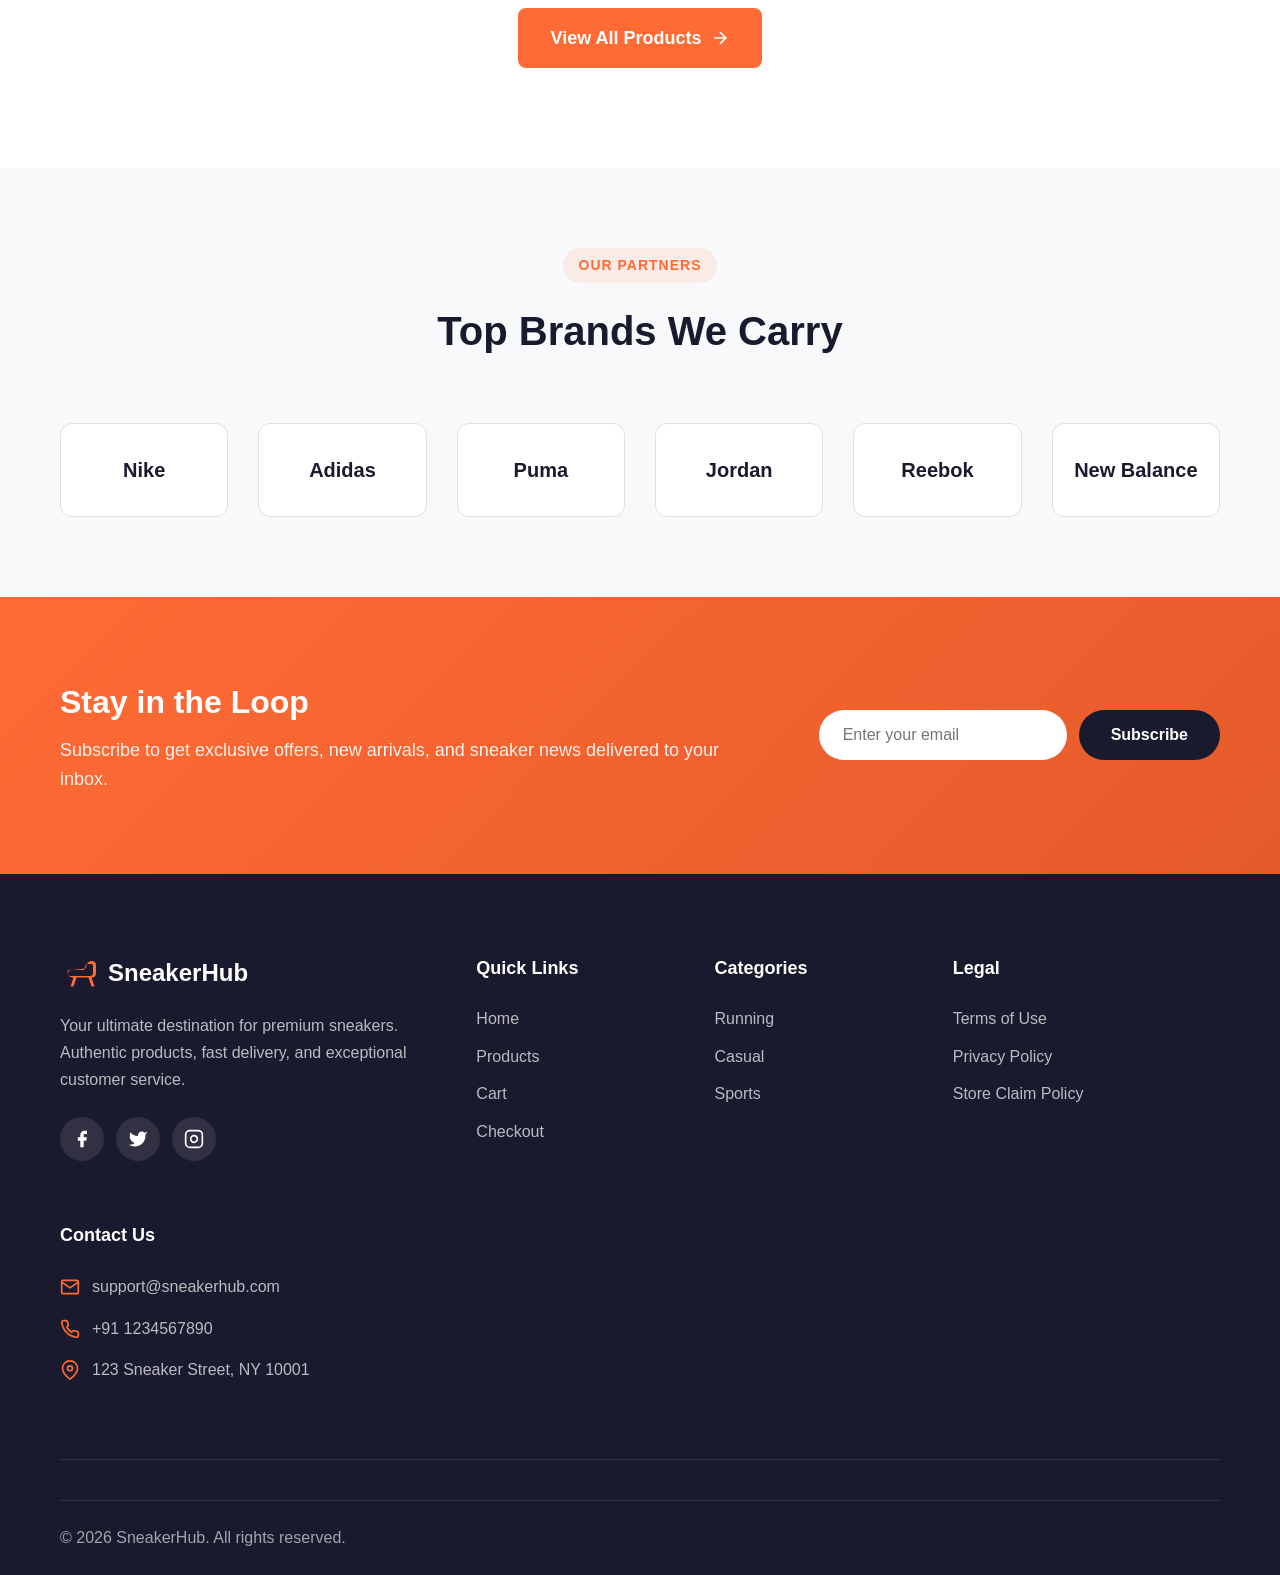
<file: order-confirmation.html>
<!DOCTYPE html>
<html lang="en">
<head>
    <meta charset="UTF-8">
    <meta name="viewport" content="width=device-width, initial-scale=1.0">
    <meta name="description" content="Your order confirmation.">
    <title>Order Confirmation | SneakerHub</title>
    <link rel="stylesheet" href="css/style.css">
    <link rel="icon" type="image/svg+xml" href="assets/favicon.svg">
</head>
<body>
    <!-- Navigation -->
    <nav class="navbar">
        <div class="nav-container">
            <a href="index.html" class="logo">
                <svg viewBox="0 0 24 24" fill="currentColor">
                    <path d="M21 4c-1.5 0-2.5 1-3 2l-1 3-9 1s-3-1-3 2c0 2 2 3 4 3l-2 6h2l2-6h8l2 6h2l-2-6c2 0 3-1 3-3V7c0-1.5-.5-3-3-3zM7 10h9l1-3c.3-.8.8-1 1-1h3c.5 0 1 .5 1 1v5c0 1-.5 2-2 2H7c-1 0-2-.5-2-1s1-3 2-3z"/>
                </svg>
                <span>SneakerHub</span>
            </a>
            <div class="nav-menu" id="nav-menu">
                <a href="index.html" class="nav-link">Home</a>
                <a href="products.html" class="nav-link">Products</a>
                <a href="cart.html" class="nav-link cart-link">
                    Cart
                    <span class="cart-badge" id="cart-badge">0</span>
                </a>
            </div>
            <button class="menu-toggle" id="menu-toggle" aria-label="Toggle menu">
                <span></span>
                <span></span>
                <span></span>
            </button>
        </div>
    </nav>

    <!-- Confirmation Section -->
    <section class="page-header">
        <div class="container">
            <h1>Order Confirmation</h1>
            <p>Your order is on its way!</p>
        </div>
    </section>

    <section class="confirmation-section">
        <div class="container">
            <div class="confirmation-card">
                <div class="success-icon">
                    <svg viewBox="0 0 24 24" fill="none" stroke="currentColor" stroke-width="2">
                        <circle cx="12" cy="12" r="10"/>
                        <path d="M9 12l2 2 4-4"/>
                    </svg>
                </div>
                <h2 id="confirmation-title">Order Confirmed!</h2>
                <p class="order-id">Order ID: <span id="order-id"></span></p>
                <p class="success-message">Thank you for your purchase. Your order is on its way and will be delivered soon.</p>

                <div class="confirmation-details">
                    <div class="confirmation-row">
                        <div class="confirmation-label">Delivery Address</div>
                        <div class="confirmation-value" id="confirmation-address"></div>
                    </div>
                    <div class="confirmation-row">
                        <div class="confirmation-label">Delivery Option</div>
                        <div class="confirmation-value" id="confirmation-delivery"></div>
                    </div>
                    <div class="confirmation-row">
                        <div class="confirmation-label">Total to Pay on Delivery</div>
                        <div class="confirmation-value" id="confirmation-total"></div>
                    </div>
                </div>

                <div class="modal-actions">
                    <a href="products.html" class="btn btn-outline">Continue Shopping</a>
                    <a href="index.html" class="btn btn-primary">Back to Home</a>
                </div>
            </div>
        </div>
    </section>

    <!-- Footer -->
    <footer class="footer">
        <div class="container">
            <div class="footer-grid">
                <div class="footer-section footer-brand">
                    <a href="index.html" class="footer-logo">
                        <svg viewBox="0 0 24 24" fill="currentColor">
                            <path d="M21 4c-1.5 0-2.5 1-3 2l-1 3-9 1s-3-1-3 2c0 2 2 3 4 3l-2 6h2l2-6h8l2 6h2l-2-6c2 0 3-1 3-3V7c0-1.5-.5-3-3-3zM7 10h9l1-3c.3-.8.8-1 1-1h3c.5 0 1 .5 1 1v5c0 1-.5 2-2 2H7c-1 0-2-.5-2-1s1-3 2-3z"/>
                        </svg>
                        <span>SneakerHub</span>
                    </a>
                    <p class="footer-text">Custom sneakers, made your way.</p>
                </div>
                <div class="footer-section">
                    <h4>Shop</h4>
                    <ul class="footer-links">
                        <li><a href="products.html">All Products</a></li>
                        <li><a href="#">New Arrivals</a></li>
                        <li><a href="#">Best Sellers</a></li>
                    </ul>
                </div>
                <div class="footer-section">
                    <h4>Support</h4>
                    <ul class="footer-links">
                        <li><a href="#">Help Center</a></li>
                        <li><a href="#">Shipping Info</a></li>
                        <li><a href="#">Returns</a></li>
                        <li><a href="#">Contact</a></li>
                    </ul>
                </div>
                <div class="footer-section">
                    <h4>Contact</h4>
                    <p class="footer-text">support@sneakerhub.com</p>
                    <p class="footer-text">+91 1234567890</p>
                </div>
            </div>
            <div class="footer-bottom">
                <p>&copy; 2026 SneakerHub. All rights reserved.</p>
            </div>
        </div>
    </footer>

    <!-- Scripts -->
    <script src="js/cart.js"></script>
    <script src="js/products.js"></script>
    <script src="js/order-confirmation.js"></script>
    <script src="js/main.js"></script>
</body>
</html>
</file>
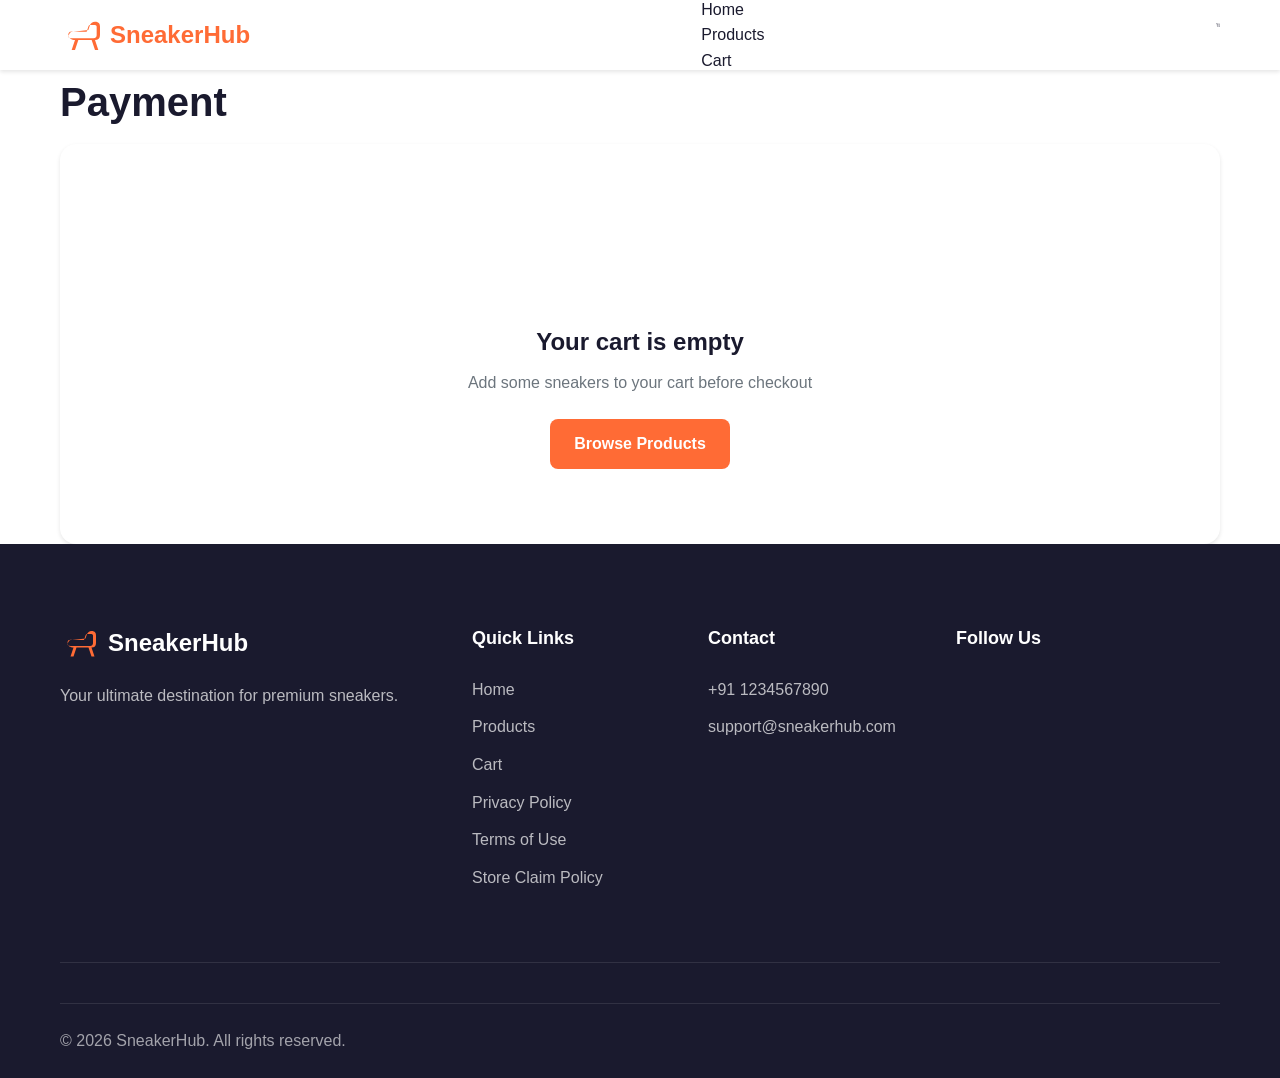
<file: payment.html>
<!DOCTYPE html>
<html lang="en">
<head>
    <meta charset="UTF-8">
    <meta name="viewport" content="width=device-width, initial-scale=1.0">
    <meta name="description" content="Complete your purchase with our secure payment form.">
    <title>Payment | SneakerHub</title>
    <link rel="stylesheet" href="css/style.css">
    <link rel="icon" type="image/svg+xml" href="assets/favicon.svg">
</head>
<body>
    <!-- Navigation -->
    <nav class="navbar">
        <div class="nav-container">
            <a href="index.html" class="logo">
                <svg viewBox="0 0 24 24" fill="currentColor">
                    <path d="M21 4c-1.5 0-2.5 1-3 2l-1 3-9 1s-3-1-3 2c0 2 2 3 4 3l-2 6h2l2-6h8l2 6h2l-2-6c2 0 3-1 3-3V7c0-1.5-.5-3-3-3zM7 10h9l1-3c.3-.8.8-1 1-1h3c.5 0 1 .5 1 1v5c0 1-.5 2-2 2H7c-1 0-2-.5-2-1s1-3 2-3z"/>
                </svg>
                <span>SneakerHub</span>
            </a>
            <ul class="nav-links">
                <li><a href="index.html">Home</a></li>
                <li><a href="products.html">Products</a></li>
                <li><a href="cart.html">Cart</a></li>
            </ul>
            <div class="nav-actions">
                <a href="cart.html" class="cart-icon" aria-label="Shopping Cart">
                    <svg viewBox="0 0 24 24" fill="none" stroke="currentColor" stroke-width="2">
                        <circle cx="9" cy="21" r="1"/>
                        <circle cx="20" cy="21" r="1"/>
                        <path d="M1 1h4l2.68 13.39a2 2 0 0 0 2 1.61h9.72a2 2 0 0 0 2-1.61L23 6H6"/>
                    </svg>
                    <span class="cart-badge" id="cart-badge">0</span>
                </a>
                <button class="mobile-menu-btn" aria-label="Toggle menu">
                    <svg viewBox="0 0 24 24" fill="none" stroke="currentColor" stroke-width="2">
                        <line x1="3" y1="6" x2="21" y2="6"/>
                        <line x1="3" y1="12" x2="21" y2="12"/>
                        <line x1="3" y1="18" x2="21" y2="18"/>
                    </svg>
                </button>
            </div>
        </div>
    </nav>

    <!-- Main Content -->
    <main class="payment-page">
        <div class="container">
            <h1 class="page-title">Payment</h1>

            <!-- Empty Cart Message -->
            <div class="empty-cart-message" id="empty-cart-message" style="display: none;">
                <svg viewBox="0 0 24 24" fill="none" stroke="currentColor" stroke-width="2">
                    <circle cx="9" cy="21" r="1"/>
                    <circle cx="20" cy="21" r="1"/>
                    <path d="M1 1h4l2.68 13.39a2 2 0 0 0 2 1.61h9.72a2 2 0 0 0 2-1.61L23 6H6"/>
                </svg>
                <h2>Your cart is empty</h2>
                <p>Add some sneakers to your cart before checkout</p>
                <a href="products.html" class="btn btn-primary">Browse Products</a>
            </div>

            <!-- Payment Content -->
            <div class="payment-content" id="payment-content">
                <div class="payment-grid">
                    <!-- Order Summary -->
                    <div class="order-summary-card">
                        <div class="summary-header">
                            <h2>Order Summary</h2>
                            <span class="item-count" id="item-count">0 items</span>
                        </div>
                        <div class="summary-items" id="summary-items">
                            <!-- Items rendered by JavaScript -->
                        </div>
                        <div class="summary-totals">
                            <div class="summary-row">
                                <span>Subtotal</span>
                                <span id="summary-subtotal">$0.00</span>
                            </div>
                            <div class="summary-row">
                                <span>Shipping</span>
                                <span id="summary-shipping">$0.00</span>
                            </div>
                            <div class="summary-row">
                                <span>Tax (8%)</span>
                                <span id="summary-tax">$0.00</span>
                            </div>
                            <div class="summary-row total">
                                <span>Total</span>
                                <span id="summary-total">$0.00</span>
                            </div>
                        </div>
                    </div>

                    <!-- Payment Form -->
                    <div class="payment-form-container">
                        <form id="payment-form" novalidate>
                            <!-- Contact Info Section -->
                            <div class="form-section">
                                <h3 class="form-section-title">
                                    <span class="section-number">1</span>
                                    Contact Information
                                </h3>
                                <div class="form-row">
                                    <div class="form-group">
                                        <label for="full-name">Full Name <span class="required">*</span></label>
                                        <input type="text" id="full-name" name="fullName" placeholder="John Doe" autocomplete="name">
                                        <span class="error-message"></span>
                                    </div>
                                    <div class="form-group">
                                        <label for="email">Email <span class="required">*</span></label>
                                        <input type="email" id="email" name="email" placeholder="john@example.com" autocomplete="email">
                                        <span class="error-message"></span>
                                    </div>
                                </div>
                                <div class="form-row">
                                    <div class="form-group">
                                        <label for="phone">Phone Number <span class="required">*</span></label>
                                        <input type="tel" id="phone" name="phone" placeholder="9876543210" autocomplete="tel" maxlength="10">
                                        <span class="error-message"></span>
                                    </div>
                                </div>
                                <div class="form-group">
                                    <label for="address">Address <span class="required">*</span></label>
                                    <textarea id="address" name="address" rows="3" placeholder="Street, Area, City, State, PIN Code" autocomplete="street-address"></textarea>
                                    <span class="error-message"></span>
                                </div>
                            </div>

                            <!-- Payment Method Section -->
                            <div class="form-section">
                                <h3 class="form-section-title">
                                    <span class="section-number">2</span>
                                    Payment Method
                                </h3>
                                <div class="payment-methods" id="payment-methods">
                                    <label class="payment-method" data-method="cod">
                                        <input type="radio" name="paymentMethod" value="cod" checked>
                                        <div class="payment-method-card">
                                            <div class="payment-method-icon">
                                                <svg viewBox="0 0 24 24" fill="none" stroke="currentColor" stroke-width="2">
                                                    <rect x="1" y="4" width="22" height="16" rx="2" ry="2"/>
                                                    <line x1="1" y1="10" x2="23" y2="10"/>
                                                </svg>
                                            </div>
                                            <div class="payment-method-info">
                                                <strong>Cash on Delivery</strong>
                                                <span>Pay when you receive your order</span>
                                            </div>
                                            <span class="payment-method-badge">Recommended</span>
                                        </div>
                                    </label>
                                    <label class="payment-method" data-method="upi">
                                        <input type="radio" name="paymentMethod" value="upi">
                                        <div class="payment-method-card">
                                            <div class="payment-method-icon">
                                                <svg viewBox="0 0 24 24" fill="none" stroke="currentColor" stroke-width="2">
                                                    <rect x="2" y="4" width="20" height="16" rx="2" ry="2"/>
                                                    <line x1="6" y1="8" x2="18" y2="8"/>
                                                    <line x1="6" y1="12" x2="18" y2="12"/>
                                                    <line x1="6" y1="16" x2="18" y2="16"/>
                                                </svg>
                                            </div>
                                            <div class="payment-method-info">
                                                <strong>UPI</strong>
                                                <span>Google Pay, PhonePe, Paytm, BHIM</span>
                                            </div>
                                        </div>
                                    </label>
                                    <label class="payment-method" data-method="card">
                                        <input type="radio" name="paymentMethod" value="card">
                                        <div class="payment-method-card">
                                            <div class="payment-method-icon">
                                                <svg viewBox="0 0 24 24" fill="none" stroke="currentColor" stroke-width="2">
                                                    <rect x="1" y="4" width="22" height="16" rx="2" ry="2"/>
                                                    <line x1="1" y1="10" x2="23" y2="10"/>
                                                    <line x1="4" y1="6" x2="4.01" y2="6"/>
                                                </svg>
                                            </div>
                                            <div class="payment-method-info">
                                                <strong>Credit / Debit Card</strong>
                                                <span>Visa, Mastercard, RuPay, Amex</span>
                                            </div>
                                        </div>
                                    </label>
                                </div>
                            </div>

                            <!-- UPI Details (shown when UPI selected) -->
                            <div class="form-section upi-details" id="upi-details" style="display: none;">
                                <h3 class="form-section-title">UPI Payment</h3>
                                <div class="form-group">
                                    <label for="upi-id">UPI ID</label>
                                    <input type="text" id="upi-id" name="upiId" placeholder="yourname@upi" autocomplete="off">
                                    <span class="error-message"></span>
                                </div>
                                <p class="upi-note">You will be redirected to your UPI app to complete the payment.</p>
                            </div>

                            <!-- Card Details (shown when Card selected) -->
                            <div class="form-section card-details" id="card-details" style="display: none;">
                                <h3 class="form-section-title">Card Details</h3>
                                <div class="form-row">
                                    <div class="form-group">
                                        <label for="cardholder-name">Cardholder Name</label>
                                        <input type="text" id="cardholder-name" name="cardholderName" placeholder="JOHN DOE" autocomplete="cc-name">
                                        <span class="error-message"></span>
                                    </div>
                                </div>
                                <div class="form-row">
                                    <div class="form-group">
                                        <label for="card-number">Card Number</label>
                                        <input type="text" id="card-number" name="cardNumber" placeholder="1234 5678 9012 3456" autocomplete="cc-number" maxlength="19">
                                        <span class="error-message"></span>
                                    </div>
                                </div>
                                <div class="form-row">
                                    <div class="form-group">
                                        <label for="expiry-date">Expiry Date</label>
                                        <input type="text" id="expiry-date" name="expiryDate" placeholder="MM/YY" autocomplete="cc-exp" maxlength="5">
                                        <span class="error-message"></span>
                                    </div>
                                    <div class="form-group">
                                        <label for="cvv">CVV</label>
                                        <input type="text" id="cvv" name="cvv" placeholder="123" autocomplete="cc-csc" maxlength="4">
                                        <span class="error-message"></span>
                                    </div>
                                </div>
                            </div>

                            <!-- Submit Button -->
                            <div class="form-actions">
                                <button type="submit" class="btn btn-primary btn-lg btn-full" id="submit-btn">
                                    <svg viewBox="0 0 24 24" fill="none" stroke="currentColor" stroke-width="2">
                                        <rect x="1" y="4" width="22" height="16" rx="2" ry="2"/>
                                        <line x1="1" y1="10" x2="23" y2="10"/>
                                    </svg>
                                    <span id="submit-btn-text">Place Order</span>
                                </button>
                            </div>

                            <p class="secure-note">
                                <svg viewBox="0 0 24 24" fill="none" stroke="currentColor" stroke-width="2">
                                    <path d="M12 22s8-4 8-10V5l-8-3-8 3v7c0 6 8 10 8 10z"/>
                                </svg>
                                Your payment information is secure and encrypted
                            </p>
                        </form>
                    </div>
                </div>
            </div>
        </div>
    </main>

    <!-- Footer -->
    <footer class="footer">
        <div class="container">
            <div class="footer-grid">
                <div class="footer-section footer-brand">
                    <a href="index.html" class="footer-logo">
                        <svg viewBox="0 0 24 24" fill="currentColor">
                            <path d="M21 4c-1.5 0-2.5 1-3 2l-1 3-9 1s-3-1-3 2c0 2 2 3 4 3l-2 6h2l2-6h8l2 6h2l-2-6c2 0 3-1 3-3V7c0-1.5-.5-3-3-3zM7 10h9l1-3c.3-.8.8-1 1-1h3c.5 0 1 .5 1 1v5c0 1-.5 2-2 2H7c-1 0-2-.5-2-1s1-3 2-3z"/>
                        </svg>
                        <span>SneakerHub</span>
                    </a>
                    <p class="footer-description">Your ultimate destination for premium sneakers.</p>
                </div>
                <div class="footer-section">
                    <h4>Quick Links</h4>
                    <ul class="footer-links">
                        <li><a href="index.html">Home</a></li>
                        <li><a href="products.html">Products</a></li>
                        <li><a href="cart.html">Cart</a></li>
                        <li><a href="privacy-policy.html">Privacy Policy</a></li>
                        <li><a href="terms-of-use.html">Terms of Use</a></li>
                        <li><a href="store-claim-policy.html">Store Claim Policy</a></li>
                    </ul>
                </div>
                <div class="footer-section">
                    <h4>Contact</h4>
                    <ul class="footer-links">
                        <li><a href="tel:+911234567890">+91 1234567890</a></li>
                        <li><a href="mailto:support@sneakerhub.com">support@sneakerhub.com</a></li>
                    </ul>
                </div>
                <div class="footer-section">
                    <h4>Follow Us</h4>
                    <div class="social-links">
                        <a href="#" aria-label="Instagram"><svg viewBox="0 0 24 24" fill="none" stroke="currentColor" stroke-width="2"><rect x="2" y="2" width="20" height="20" rx="5" ry="5"/><path d="M16 11.37A4 4 0 1 1 12.63 8 4 4 0 0 1 16 11.37z"/><line x1="17.5" y1="6.5" x2="17.51" y2="6.5"/></svg></a>
                        <a href="#" aria-label="Twitter"><svg viewBox="0 0 24 24" fill="none" stroke="currentColor" stroke-width="2"><path d="M23 3a10.9 10.9 0 0 1-3.14 1.53 4.48 4.48 0 0 0-7.86 3v1A10.66 10.66 0 0 1 3 4s-4 9 5 13a11.64 11.64 0 0 1-7 2c9 5 20 0 20-11.5a4.5 4.5 0 0 0-.08-.83A7.72 7.72 0 0 0 23 3z"/></svg></a>
                        <a href="#" aria-label="Facebook"><svg viewBox="0 0 24 24" fill="none" stroke="currentColor" stroke-width="2"><path d="M18 2h-3a5 5 0 0 0-5 5v3H7v4h3v8h4v-8h3l1-4h-4V7a1 1 0 0 1 1-1h3z"/></svg></a>
                    </div>
                </div>
            </div>
            <div class="footer-bottom">
                <p>&copy; 2026 SneakerHub. All rights reserved.</p>
            </div>
        </div>
    </footer>

    <!-- Scripts -->
    <script src="js/products.js"></script>
    <script src="js/cart.js"></script>
    <script src="js/payment.js"></script>
    <script src="js/main.js"></script>
</body>
</html>
</file>
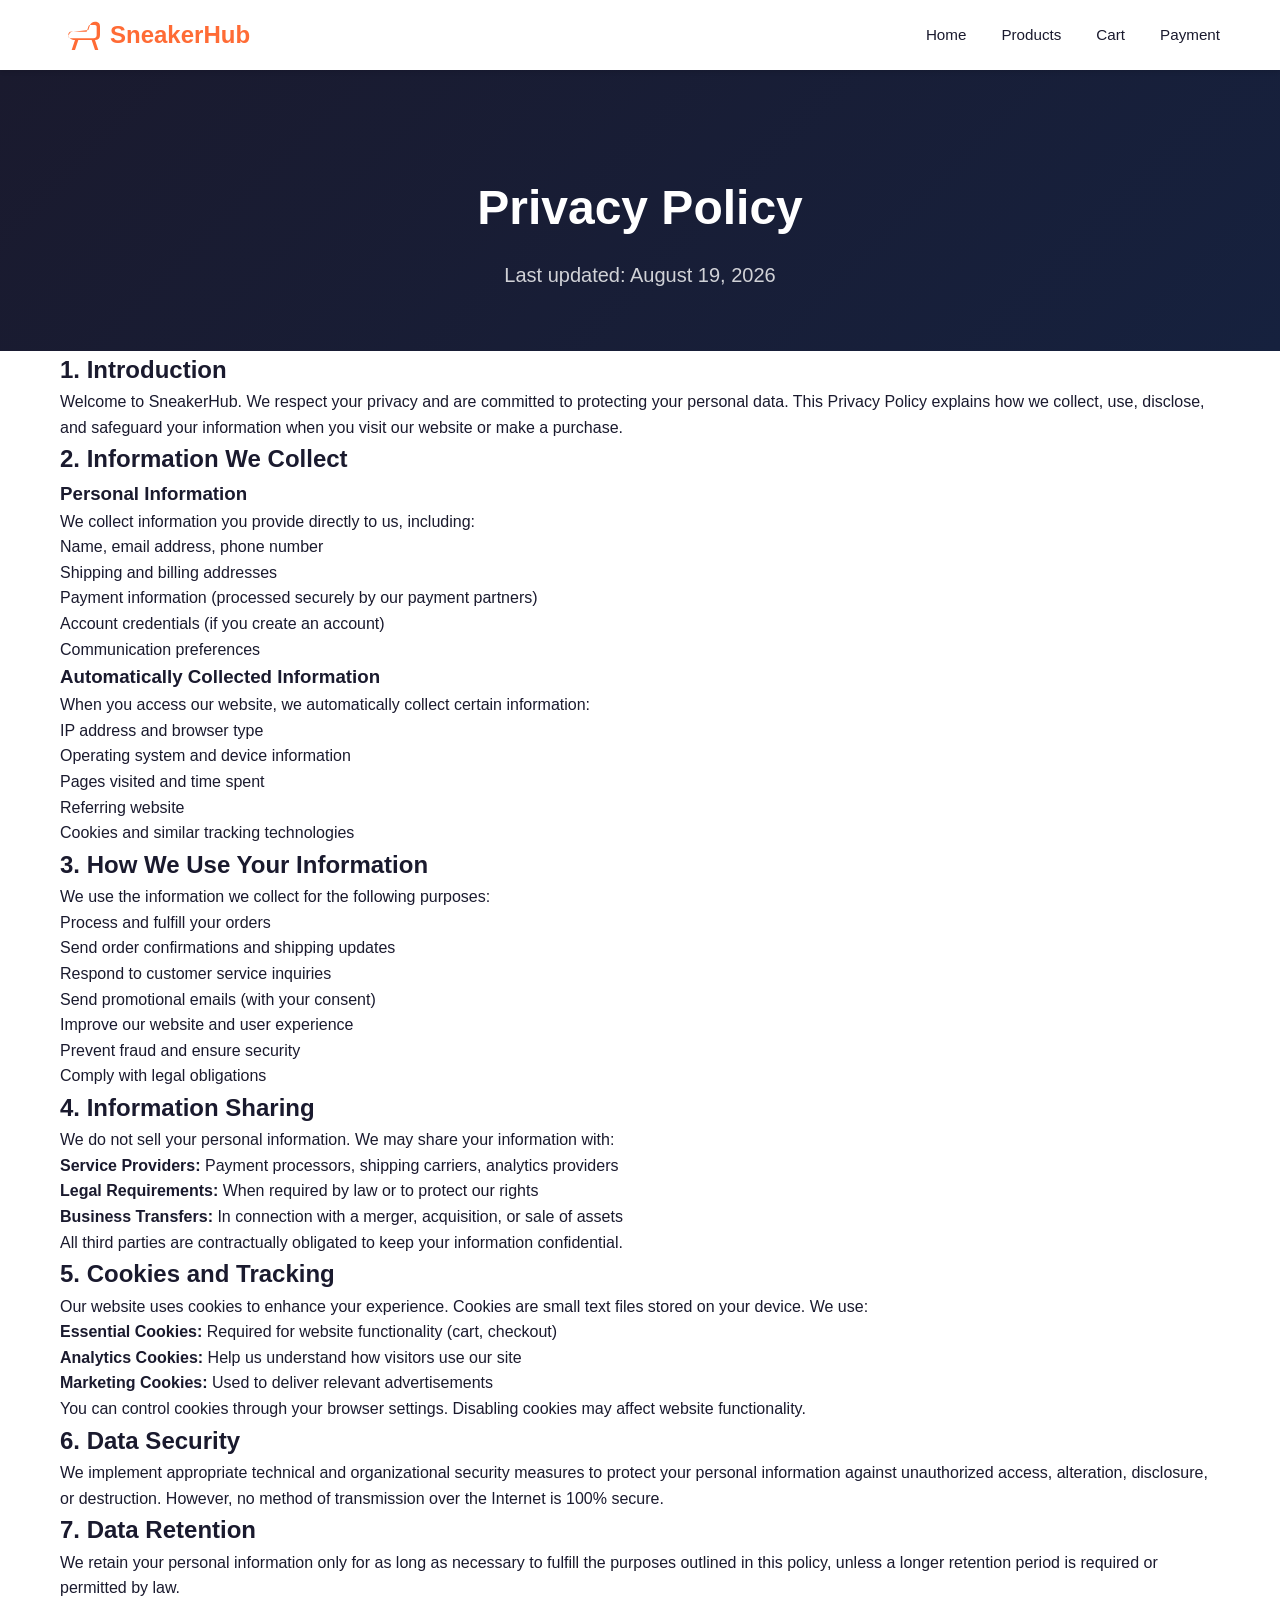
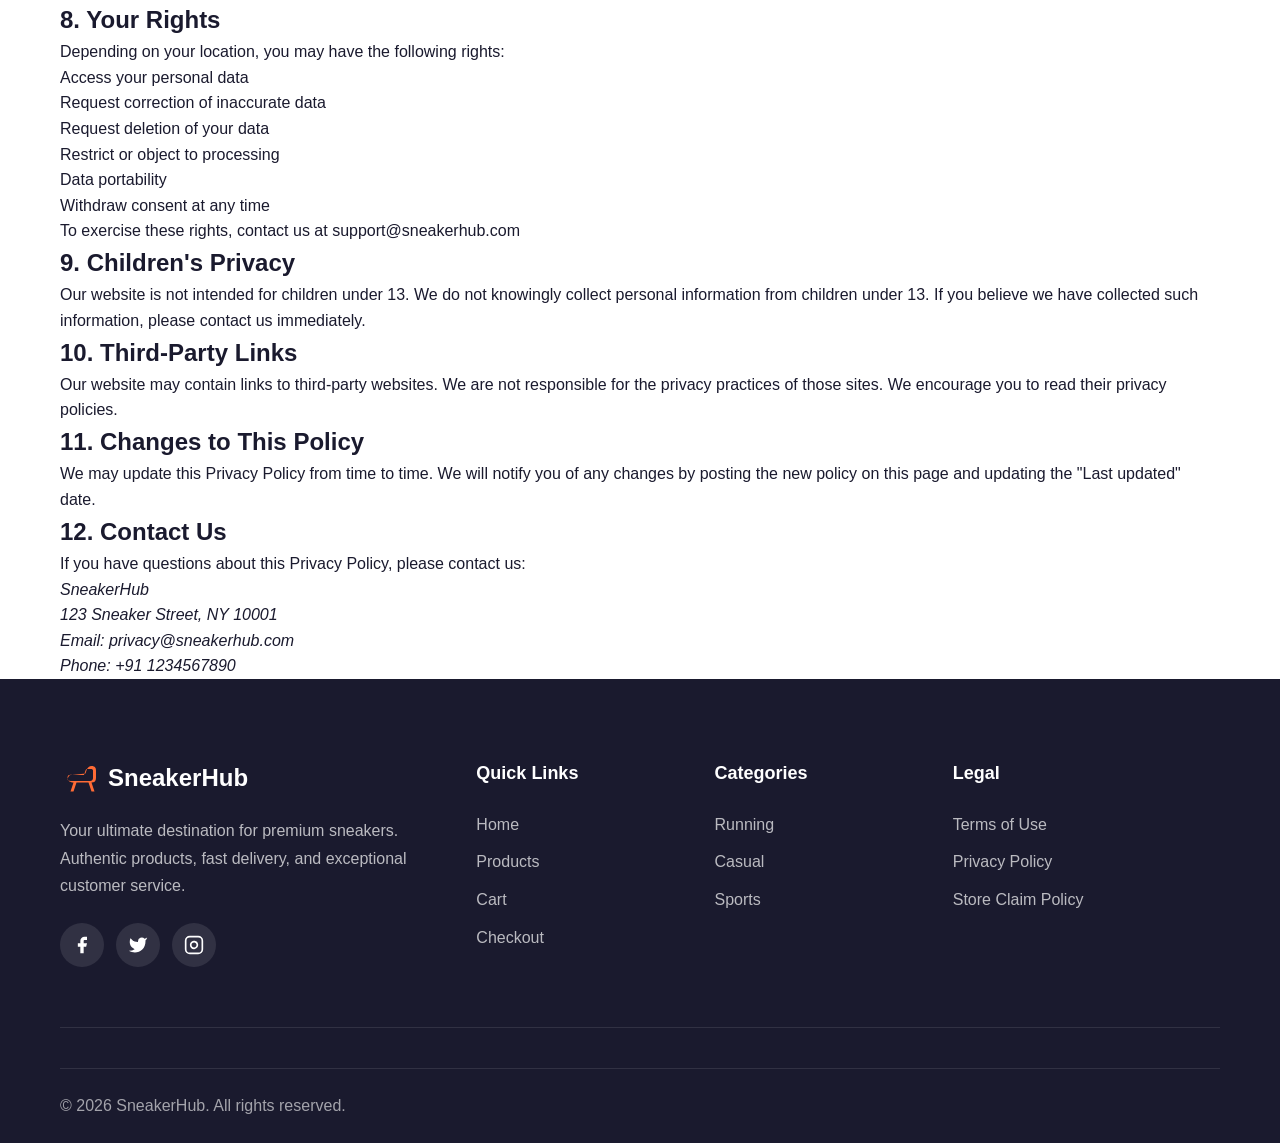
<file: privacy-policy.html>
<!DOCTYPE html>
<html lang="en">
<head>
    <meta charset="UTF-8">
    <meta name="viewport" content="width=device-width, initial-scale=1.0">
    <meta name="description" content="Privacy Policy for SneakerHub - Learn how we collect, use, and protect your personal information.">
    <title>Privacy Policy | SneakerHub</title>
    <link rel="stylesheet" href="css/style.css">
    <link rel="icon" type="image/svg+xml" href="assets/favicon.svg">
</head>
<body>
    <!-- Navigation -->
    <nav class="navbar">
        <div class="nav-container">
            <a href="index.html" class="logo">
                <svg viewBox="0 0 24 24" fill="currentColor">
                    <path d="M21 4c-1.5 0-2.5 1-3 2l-1 3-9 1s-3-1-3 2c0 2 2 3 4 3l-2 6h2l2-6h8l2 6h2l-2-6c2 0 3-1 3-3V7c0-1.5-.5-3-3-3zM7 10h9l1-3c.3-.8.8-1 1-1h3c.5 0 1 .5 1 1v5c0 1-.5 2-2 2H7c-1 0-2-.5-2-1s1-3 2-3z"/>
                </svg>
                <span>SneakerHub</span>
            </a>
            <div class="nav-menu" id="nav-menu">
                <a href="index.html" class="nav-link">Home</a>
                <a href="products.html" class="nav-link">Products</a>
                <a href="cart.html" class="nav-link cart-link">
                    Cart
                    <span class="cart-badge" id="cart-badge">0</span>
                </a>
                <a href="payment.html" class="nav-link">Payment</a>
            </div>
            <button class="menu-toggle" id="menu-toggle" aria-label="Toggle menu">
                <span></span>
                <span></span>
                <span></span>
            </button>
        </div>
    </nav>

    <!-- Page Header -->
    <section class="page-header">
        <div class="container">
            <h1>Privacy Policy</h1>
            <p>Last updated: August 19, 2026</p>
        </div>
    </section>

    <!-- Privacy Content -->
    <section class="legal-section">
        <div class="container">
            <div class="legal-content">
                <article class="legal-article">
                    <h2>1. Introduction</h2>
                    <p>Welcome to SneakerHub. We respect your privacy and are committed to protecting your personal data. This Privacy Policy explains how we collect, use, disclose, and safeguard your information when you visit our website or make a purchase.</p>
                </article>

                <article class="legal-article">
                    <h2>2. Information We Collect</h2>
                    <h3>Personal Information</h3>
                    <p>We collect information you provide directly to us, including:</p>
                    <ul>
                        <li>Name, email address, phone number</li>
                        <li>Shipping and billing addresses</li>
                        <li>Payment information (processed securely by our payment partners)</li>
                        <li>Account credentials (if you create an account)</li>
                        <li>Communication preferences</li>
                    </ul>
                    <h3>Automatically Collected Information</h3>
                    <p>When you access our website, we automatically collect certain information:</p>
                    <ul>
                        <li>IP address and browser type</li>
                        <li>Operating system and device information</li>
                        <li>Pages visited and time spent</li>
                        <li>Referring website</li>
                        <li>Cookies and similar tracking technologies</li>
                    </ul>
                </article>

                <article class="legal-article">
                    <h2>3. How We Use Your Information</h2>
                    <p>We use the information we collect for the following purposes:</p>
                    <ul>
                        <li>Process and fulfill your orders</li>
                        <li>Send order confirmations and shipping updates</li>
                        <li>Respond to customer service inquiries</li>
                        <li>Send promotional emails (with your consent)</li>
                        <li>Improve our website and user experience</li>
                        <li>Prevent fraud and ensure security</li>
                        <li>Comply with legal obligations</li>
                    </ul>
                </article>

                <article class="legal-article">
                    <h2>4. Information Sharing</h2>
                    <p>We do not sell your personal information. We may share your information with:</p>
                    <ul>
                        <li><strong>Service Providers:</strong> Payment processors, shipping carriers, analytics providers</li>
                        <li><strong>Legal Requirements:</strong> When required by law or to protect our rights</li>
                        <li><strong>Business Transfers:</strong> In connection with a merger, acquisition, or sale of assets</li>
                    </ul>
                    <p>All third parties are contractually obligated to keep your information confidential.</p>
                </article>

                <article class="legal-article">
                    <h2>5. Cookies and Tracking</h2>
                    <p>Our website uses cookies to enhance your experience. Cookies are small text files stored on your device. We use:</p>
                    <ul>
                        <li><strong>Essential Cookies:</strong> Required for website functionality (cart, checkout)</li>
                        <li><strong>Analytics Cookies:</strong> Help us understand how visitors use our site</li>
                        <li><strong>Marketing Cookies:</strong> Used to deliver relevant advertisements</li>
                    </ul>
                    <p>You can control cookies through your browser settings. Disabling cookies may affect website functionality.</p>
                </article>

                <article class="legal-article">
                    <h2>6. Data Security</h2>
                    <p>We implement appropriate technical and organizational security measures to protect your personal information against unauthorized access, alteration, disclosure, or destruction. However, no method of transmission over the Internet is 100% secure.</p>
                </article>

                <article class="legal-article">
                    <h2>7. Data Retention</h2>
                    <p>We retain your personal information only for as long as necessary to fulfill the purposes outlined in this policy, unless a longer retention period is required or permitted by law.</p>
                </article>

                <article class="legal-article">
                    <h2>8. Your Rights</h2>
                    <p>Depending on your location, you may have the following rights:</p>
                    <ul>
                        <li>Access your personal data</li>
                        <li>Request correction of inaccurate data</li>
                        <li>Request deletion of your data</li>
                        <li>Restrict or object to processing</li>
                        <li>Data portability</li>
                        <li>Withdraw consent at any time</li>
                    </ul>
                    <p>To exercise these rights, contact us at support@sneakerhub.com</p>
                </article>

                <article class="legal-article">
                    <h2>9. Children's Privacy</h2>
                    <p>Our website is not intended for children under 13. We do not knowingly collect personal information from children under 13. If you believe we have collected such information, please contact us immediately.</p>
                </article>

                <article class="legal-article">
                    <h2>10. Third-Party Links</h2>
                    <p>Our website may contain links to third-party websites. We are not responsible for the privacy practices of those sites. We encourage you to read their privacy policies.</p>
                </article>

                <article class="legal-article">
                    <h2>11. Changes to This Policy</h2>
                    <p>We may update this Privacy Policy from time to time. We will notify you of any changes by posting the new policy on this page and updating the "Last updated" date.</p>
                </article>

                <article class="legal-article">
                    <h2>12. Contact Us</h2>
                    <p>If you have questions about this Privacy Policy, please contact us:</p>
                    <address>
                        SneakerHub<br>
                        123 Sneaker Street, NY 10001<br>
                        Email: privacy@sneakerhub.com<br>
                        Phone: +91 1234567890
                    </address>
                </article>
            </div>
        </div>
    </section>

    <!-- Footer -->
    <footer class="footer">
        <div class="container">
            <div class="footer-grid">
                <div class="footer-section footer-brand">
                    <a href="index.html" class="footer-logo">
                        <svg viewBox="0 0 24 24" fill="currentColor">
                            <path d="M21 4c-1.5 0-2.5 1-3 2l-1 3-9 1s-3-1-3 2c0 2 2 3 4 3l-2 6h2l2-6h8l2 6h2l-2-6c2 0 3-1 3-3V7c0-1.5-.5-3-3-3zM7 10h9l1-3c.3-.8.8-1 1-1h3c.5 0 1 .5 1 1v5c0 1-.5 2-2 2H7c-1 0-2-.5-2-1s1-3 2-3z"/>
                        </svg>
                        <span>SneakerHub</span>
                    </a>
                    <p class="footer-description">Your ultimate destination for premium sneakers. Authentic products, fast delivery, and exceptional customer service.</p>
                    <div class="footer-social">
                        <a href="#" class="social-link" aria-label="Facebook">
                            <svg viewBox="0 0 24 24" fill="currentColor">
                                <path d="M18 2h-3a5 5 0 00-5 5v3H7v4h3v8h4v-8h3l1-4h-4V7a1 1 0 011-1h3z"/>
                            </svg>
                        </a>
                        <a href="#" class="social-link" aria-label="Twitter">
                            <svg viewBox="0 0 24 24" fill="currentColor">
                                <path d="M23 3a10.9 10.9 0 01-3.14 1.53 4.48 4.48 0 00-7.86 3v1A10.66 10.66 0 013 4s-4 9 5 13a11.64 11.64 0 01-7 2c9 5 20 0 20-11.5a4.5 4.5 0 00-.08-.83A7.72 7.72 0 0023 3z"/>
                            </svg>
                        </a>
                        <a href="#" class="social-link" aria-label="Instagram">
                            <svg viewBox="0 0 24 24" fill="none" stroke="currentColor" stroke-width="2">
                                <rect x="2" y="2" width="20" height="20" rx="5" ry="5"/>
                                <path d="M16 11.37A4 4 0 1112.63 8 4 4 0 0116 11.37z"/>
                                <line x1="17.5" y1="6.5" x2="17.51" y2="6.5"/>
                            </svg>
                        </a>
                    </div>
                </div>
                <div class="footer-section">
                    <h4>Quick Links</h4>
                    <ul class="footer-links">
                        <li><a href="index.html">Home</a></li>
                        <li><a href="products.html">Products</a></li>
                        <li><a href="cart.html">Cart</a></li>
                        <li><a href="payment.html">Checkout</a></li>
                    </ul>
                </div>
                <div class="footer-section">
                    <h4>Categories</h4>
                    <ul class="footer-links">
                        <li><a href="products.html?category=running">Running</a></li>
                        <li><a href="products.html?category=casual">Casual</a></li>
                        <li><a href="products.html?category=sports">Sports</a></li>
                    </ul>
                </div>
                <div class="footer-section">
                    <h4>Legal</h4>
                    <ul class="footer-links">
                        <li><a href="terms-of-use.html">Terms of Use</a></li>
                        <li><a href="privacy-policy.html">Privacy Policy</a></li>
                        <li><a href="store-claim-policy.html">Store Claim Policy</a></li>
                    </ul>
                </div>
            </div>
            <div class="footer-bottom">
                <p>&copy; 2026 SneakerHub. All rights reserved.</p>
            </div>
        </div>
    </footer>

    <!-- Scripts -->
    <script src="js/products.js"></script>
    <script src="js/cart.js"></script>
    <script src="js/main.js"></script>
</body>
</html>
</file>
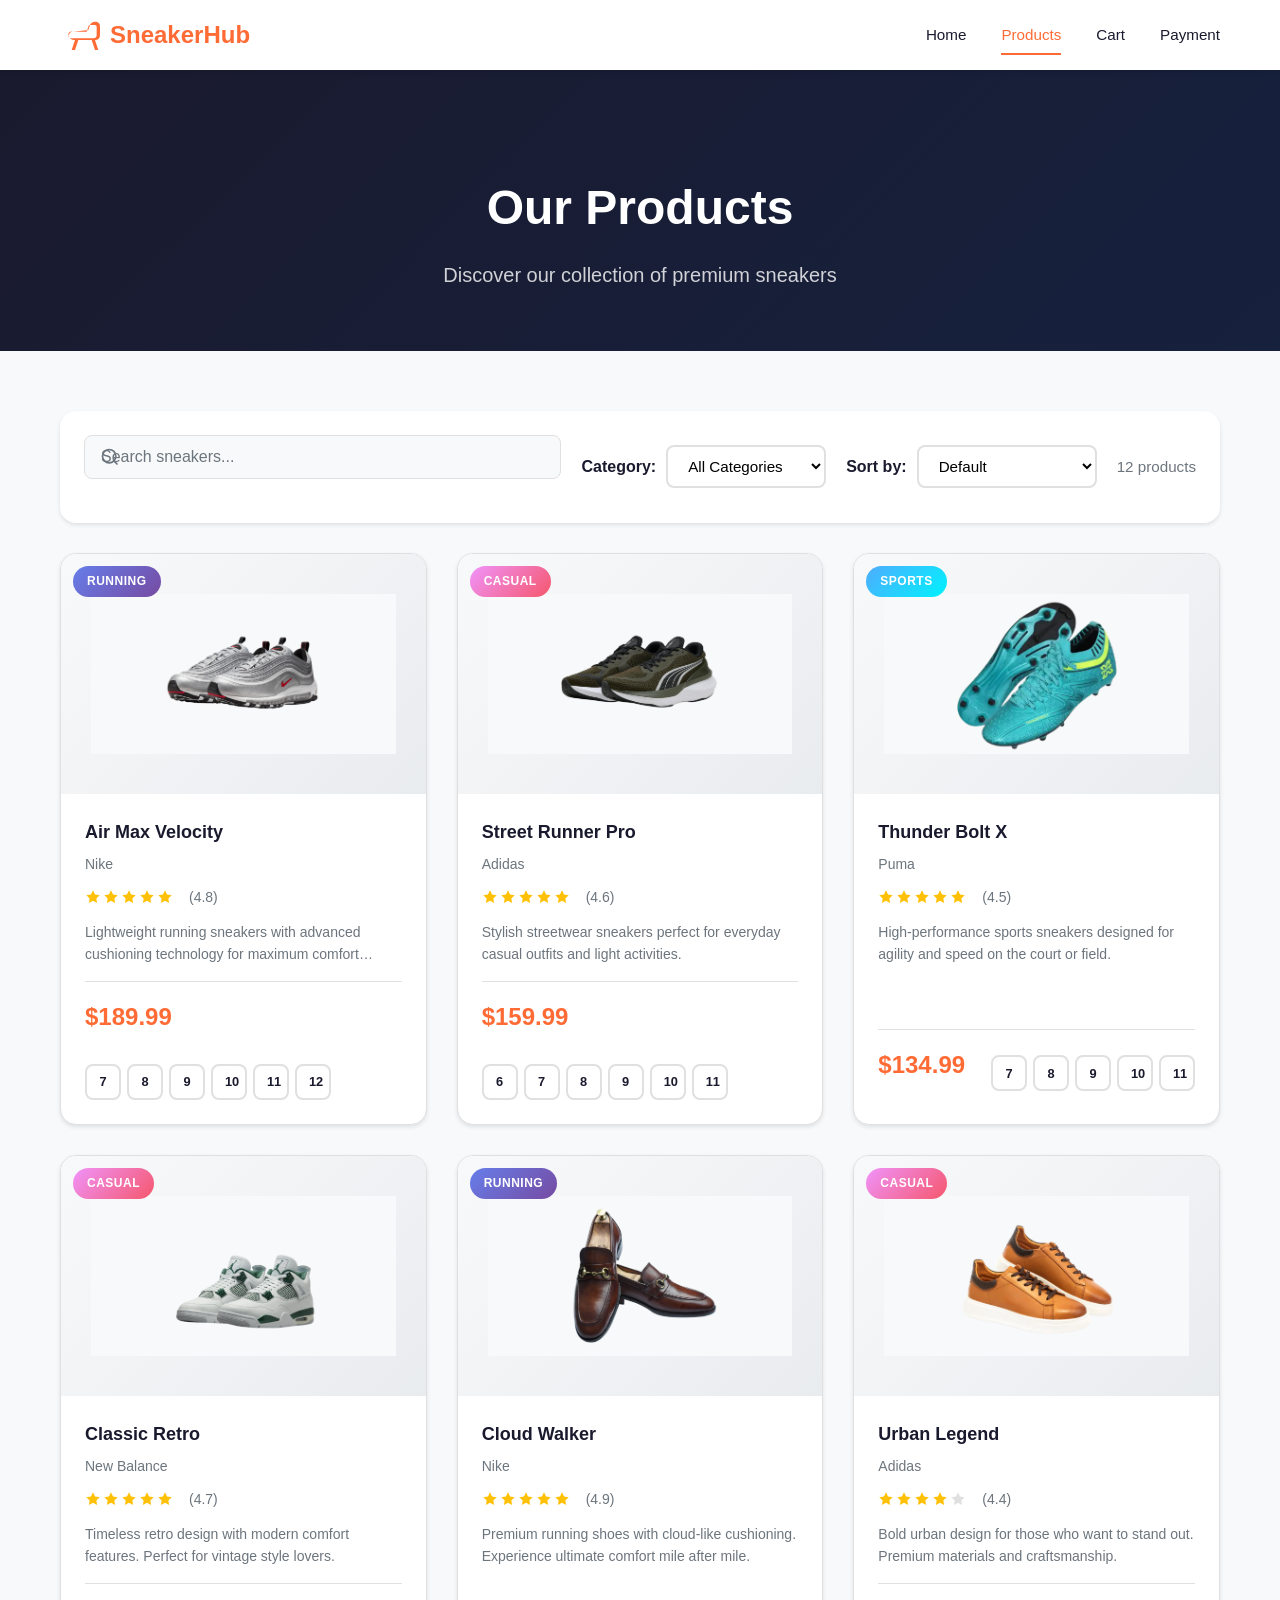
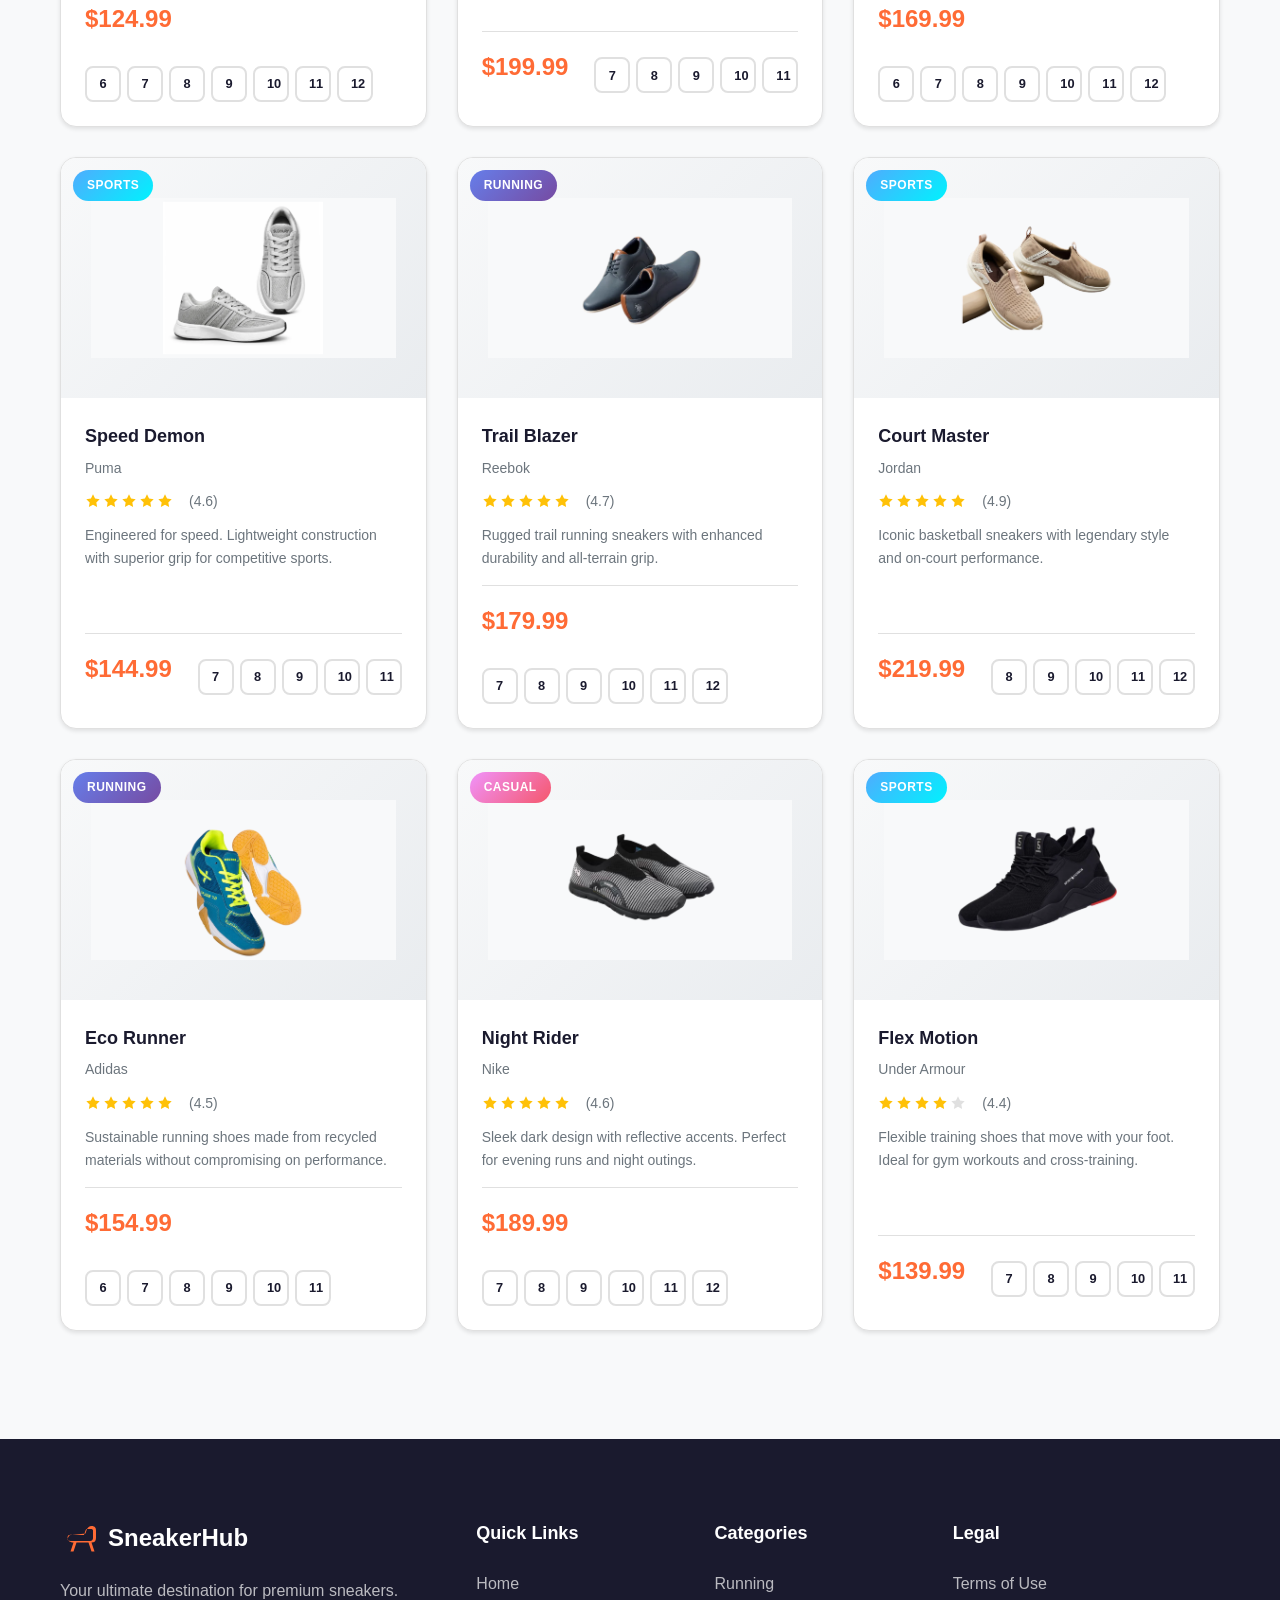
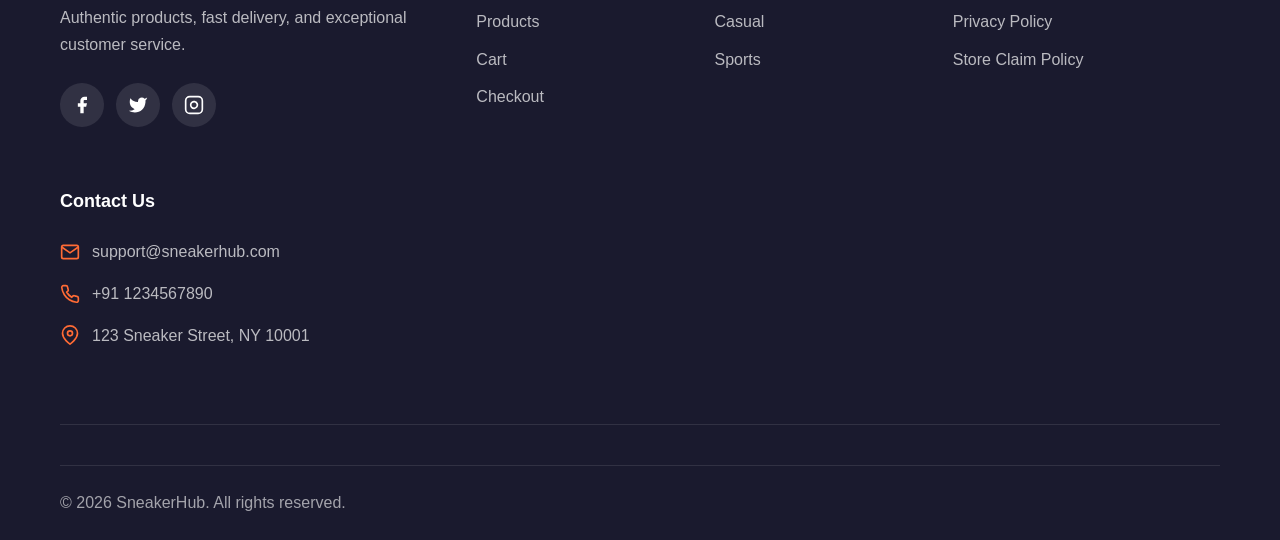
<file: products.html>
<!DOCTYPE html>
<html lang="en">
<head>
    <meta charset="UTF-8">
    <meta name="viewport" content="width=device-width, initial-scale=1.0">
    <meta name="description" content="Browse our collection of premium sneakers. Filter by category, search, and sort by price.">
    <title>Products | SneakerHub</title>
    <link rel="stylesheet" href="css/style.css">
    <link rel="icon" type="image/svg+xml" href="assets/favicon.svg">
</head>
<body>
    <!-- Navigation -->
    <nav class="navbar">
        <div class="nav-container">
            <a href="index.html" class="logo">
                <svg viewBox="0 0 24 24" fill="currentColor">
                    <path d="M21 4c-1.5 0-2.5 1-3 2l-1 3-9 1s-3-1-3 2c0 2 2 3 4 3l-2 6h2l2-6h8l2 6h2l-2-6c2 0 3-1 3-3V7c0-1.5-.5-3-3-3zM7 10h9l1-3c.3-.8.8-1 1-1h3c.5 0 1 .5 1 1v5c0 1-.5 2-2 2H7c-1 0-2-.5-2-1s1-3 2-3z"/>
                </svg>
                <span>SneakerHub</span>
            </a>
            <div class="nav-menu" id="nav-menu">
                <a href="index.html" class="nav-link">Home</a>
                <a href="products.html" class="nav-link active">Products</a>
                <a href="cart.html" class="nav-link cart-link">
                    Cart
                    <span class="cart-badge" id="cart-badge">0</span>
                </a>
                <a href="payment.html" class="nav-link">Payment</a>
            </div>
            <button class="menu-toggle" id="menu-toggle" aria-label="Toggle menu">
                <span></span>
                <span></span>
                <span></span>
            </button>
        </div>
    </nav>

    <!-- Page Header -->
    <section class="page-header">
        <div class="container">
            <h1>Our Products</h1>
            <p>Discover our collection of premium sneakers</p>
        </div>
    </section>

    <!-- Products Section -->
    <section class="products-section">
        <div class="container">
            <!-- Search and Filter Bar -->
            <div class="products-toolbar">
                <!-- Search -->
                <div class="search-box">
                    <svg viewBox="0 0 24 24" fill="none" stroke="currentColor" stroke-width="2">
                        <circle cx="11" cy="11" r="8"/>
                        <path d="m21 21-4.35-4.35"/>
                    </svg>
                    <input type="text" id="search-input" placeholder="Search sneakers..." class="search-input">
                </div>

                <!-- Filters -->
                <div class="filters">
                    <!-- Category Filter -->
                    <div class="filter-group">
                        <label for="category-filter">Category:</label>
                        <select id="category-filter" class="filter-select">
                            <option value="all">All Categories</option>
                            <option value="running">Running</option>
                            <option value="casual">Casual</option>
                            <option value="sports">Sports</option>
                        </select>
                    </div>

                    <!-- Sort -->
                    <div class="filter-group">
                        <label for="sort-filter">Sort by:</label>
                        <select id="sort-filter" class="filter-select">
                            <option value="default">Default</option>
                            <option value="low-high">Price: Low to High</option>
                            <option value="high-low">Price: High to Low</option>
                        </select>
                    </div>

                    <!-- Results Count -->
                    <div class="results-count">
                        <span id="results-count">12 products</span>
                    </div>
                </div>
            </div>

            <!-- Products Grid -->
            <div class="products-grid" id="products-grid">
                <!-- Products will be rendered by JavaScript -->
            </div>

            <!-- No Results Message -->
            <div class="no-results" id="no-results" style="display: none;">
                <svg viewBox="0 0 24 24" fill="none" stroke="currentColor" stroke-width="2">
                    <circle cx="11" cy="11" r="8"/>
                    <path d="m21 21-4.35-4.35"/>
                    <path d="M8 8l6 6M14 8l-6 6"/>
                </svg>
                <h3>No products found</h3>
                <p>Try adjusting your search or filter criteria</p>
            </div>
        </div>
    </section>

    <!-- Footer -->
    <footer class="footer">
        <div class="container">
            <div class="footer-grid">
                <div class="footer-section footer-brand">
                    <a href="index.html" class="footer-logo">
                        <svg viewBox="0 0 24 24" fill="currentColor">
                            <path d="M21 4c-1.5 0-2.5 1-3 2l-1 3-9 1s-3-1-3 2c0 2 2 3 4 3l-2 6h2l2-6h8l2 6h2l-2-6c2 0 3-1 3-3V7c0-1.5-.5-3-3-3zM7 10h9l1-3c.3-.8.8-1 1-1h3c.5 0 1 .5 1 1v5c0 1-.5 2-2 2H7c-1 0-2-.5-2-1s1-3 2-3z"/>
                        </svg>
                        <span>SneakerHub</span>
                    </a>
                    <p class="footer-description">Your ultimate destination for premium sneakers. Authentic products, fast delivery, and exceptional customer service.</p>
                    <div class="footer-social">
                        <a href="#" class="social-link" aria-label="Facebook">
                            <svg viewBox="0 0 24 24" fill="currentColor">
                                <path d="M18 2h-3a5 5 0 00-5 5v3H7v4h3v8h4v-8h3l1-4h-4V7a1 1 0 011-1h3z"/>
                            </svg>
                        </a>
                        <a href="#" class="social-link" aria-label="Twitter">
                            <svg viewBox="0 0 24 24" fill="currentColor">
                                <path d="M23 3a10.9 10.9 0 01-3.14 1.53 4.48 4.48 0 00-7.86 3v1A10.66 10.66 0 013 4s-4 9 5 13a11.64 11.64 0 01-7 2c9 5 20 0 20-11.5a4.5 4.5 0 00-.08-.83A7.72 7.72 0 0023 3z"/>
                            </svg>
                        </a>
                        <a href="#" class="social-link" aria-label="Instagram">
                            <svg viewBox="0 0 24 24" fill="none" stroke="currentColor" stroke-width="2">
                                <rect x="2" y="2" width="20" height="20" rx="5" ry="5"/>
                                <path d="M16 11.37A4 4 0 1112.63 8 4 4 0 0116 11.37z"/>
                                <line x1="17.5" y1="6.5" x2="17.51" y2="6.5"/>
                            </svg>
                        </a>
                    </div>
                </div>
                <div class="footer-section">
                    <h4>Quick Links</h4>
                    <ul class="footer-links">
                        <li><a href="index.html">Home</a></li>
                        <li><a href="products.html">Products</a></li>
                        <li><a href="cart.html">Cart</a></li>
                        <li><a href="payment.html">Checkout</a></li>
                    </ul>
                </div>
                <div class="footer-section">
                    <h4>Categories</h4>
                    <ul class="footer-links">
                        <li><a href="products.html?category=running">Running</a></li>
                        <li><a href="products.html?category=casual">Casual</a></li>
                        <li><a href="products.html?category=sports">Sports</a></li>
                    </ul>
                </div>
                <div class="footer-section">
                    <h4>Legal</h4>
                    <ul class="footer-links">
                        <li><a href="terms-of-use.html">Terms of Use</a></li>
                        <li><a href="privacy-policy.html">Privacy Policy</a></li>
                        <li><a href="store-claim-policy.html">Store Claim Policy</a></li>
                    </ul>
                </div>
                <div class="footer-section">
                    <h4>Contact Us</h4>
                    <ul class="footer-contact">
                        <li>
                            <svg viewBox="0 0 24 24" fill="none" stroke="currentColor" stroke-width="2">
                                <path d="M4 4h16c1.1 0 2 .9 2 2v12c0 1.1-.9 2-2 2H4c-1.1 0-2-.9-2-2V6c0-1.1.9-2 2-2z"/>
                                <polyline points="22,6 12,13 2,6"/>
                            </svg>
                            <span>support@sneakerhub.com</span>
                        </li>
                        <li>
                            <svg viewBox="0 0 24 24" fill="none" stroke="currentColor" stroke-width="2">
                                <path d="M22 16.92v3a2 2 0 01-2.18 2 19.79 19.79 0 01-8.63-3.07 19.5 19.5 0 01-6-6 19.79 19.79 0 01-3.07-8.67A2 2 0 014.11 2h3a2 2 0 012 1.72 12.84 12.84 0 00.7 2.81 2 2 0 01-.45 2.11L8.09 9.91a16 16 0 006 6l1.27-1.27a2 2 0 012.11-.45 12.84 12.84 0 002.81.7A2 2 0 0122 16.92z"/>
                            </svg>
                            <span>+91 1234567890</span>
                        </li>
                        <li>
                            <svg viewBox="0 0 24 24" fill="none" stroke="currentColor" stroke-width="2">
                                <path d="M21 10c0 7-9 13-9 13s-9-6-9-13a9 9 0 0118 0z"/>
                                <circle cx="12" cy="10" r="3"/>
                            </svg>
                            <span>123 Sneaker Street, NY 10001</span>
                        </li>
                    </ul>
                </div>
            </div>
            <div class="footer-bottom">
                <p>&copy; 2026 SneakerHub. All rights reserved.</p>
            </div>
        </div>
    </footer>

    <!-- Scripts -->
    <script src="js/products.js"></script>
    <script src="js/cart.js"></script>
    <script src="js/main.js"></script>
    <script>
        // ===========================================
        // Products Page JavaScript
        // ===========================================

        // State
        let currentProducts = [];
        let searchQuery = '';
        let categoryFilter = 'all';
        let sortOrder = 'default';

        // Initialize page
        document.addEventListener('DOMContentLoaded', function() {
            // Check URL params for category
            const urlParams = new URLSearchParams(window.location.search);
            const categoryParam = urlParams.get('category');
            if (categoryParam) {
                categoryFilter = categoryParam;
                document.getElementById('category-filter').value = categoryParam;
            }

            // Load and render products
            loadProducts();

            // Setup event listeners
            setupEventListeners();
        });

        // Load products based on filters
        function loadProducts() {
            // Start with all products
            currentProducts = getAllProducts();

            // Apply category filter
            if (categoryFilter !== 'all') {
                currentProducts = getProductsByCategory(categoryFilter);
            }

            // Apply search
            if (searchQuery) {
                currentProducts = searchProducts(searchQuery);
                if (categoryFilter !== 'all') {
                    currentProducts = currentProducts.filter(p => p.category === categoryFilter);
                }
            }

            // Apply sort
            if (sortOrder !== 'default') {
                currentProducts = sortProducts(currentProducts, sortOrder);
            }

            // Render products
            renderProducts();
            updateResultsCount();
        }

        // Render products to the grid
        function renderProducts() {
            const grid = document.getElementById('products-grid');
            const noResults = document.getElementById('no-results');

            if (currentProducts.length === 0) {
                grid.innerHTML = '';
                noResults.style.display = 'flex';
                return;
            }

            noResults.style.display = 'none';

            grid.innerHTML = currentProducts.map(product => `
                <div class="product-card" data-id="${product.id}">
                    <div class="product-image-container">
                        <img src="${product.image}" alt="${product.name}" class="product-image">
                        <div class="product-overlay">
                            <button class="btn btn-primary add-to-cart-btn" onclick="handleAddToCart(${product.id}, this)">
                                <svg viewBox="0 0 24 24" fill="none" stroke="currentColor" stroke-width="2">
                                    <circle cx="9" cy="21" r="1"/>
                                    <circle cx="20" cy="21" r="1"/>
                                    <path d="M1 1h4l2.68 13.39a2 2 0 0 0 2 1.61h9.72a2 2 0 0 0 2-1.61L23 6H6"/>
                                </svg>
                                Add to Cart
                            </button>
                        </div>
                        <span class="product-badge ${product.category}">${product.category}</span>
                    </div>
                    <div class="product-info">
                        <div class="product-header">
                            <h3 class="product-name">${product.name}</h3>
                            <span class="product-brand">${product.brand}</span>
                        </div>
                        <div class="product-rating">
                            <div class="stars">
                                ${generateStarRating(product.rating)}
                            </div>
                            <span class="rating-value">(${product.rating})</span>
                        </div>
                        <p class="product-description">${product.description}</p>
                        <div class="product-footer">
                            <span class="product-price">$${product.price.toFixed(2)}</span>
                            <div class="size-selector" data-product="${product.id}">
                                ${product.sizes.map(size => `
                                    <button class="size-option" data-size="${size}">${size}</button>
                                `).join('')}
                            </div>
                        </div>
                    </div>
                </div>
            `).join('');
        }

        // Update results count
        function updateResultsCount() {
            const countEl = document.getElementById('results-count');
            const count = currentProducts.length;
            countEl.textContent = `${count} product${count !== 1 ? 's' : ''}`;
        }

        // Setup event listeners
        function setupEventListeners() {
            // Search input
            const searchInput = document.getElementById('search-input');
            const debouncedSearch = debounce(function(value) {
                searchQuery = value.toLowerCase().trim();
                loadProducts();
            }, 300);

            searchInput.addEventListener('input', function(e) {
                debouncedSearch(e.target.value);
            });

            // Category filter
            document.getElementById('category-filter').addEventListener('change', function(e) {
                categoryFilter = e.target.value;
                loadProducts();

                // Update URL
                const url = new URL(window.location);
                if (categoryFilter === 'all') {
                    url.searchParams.delete('category');
                } else {
                    url.searchParams.set('category', categoryFilter);
                }
                window.history.pushState({}, '', url);
            });

            // Sort filter
            document.getElementById('sort-filter').addEventListener('change', function(e) {
                sortOrder = e.target.value;
                loadProducts();
            });

            // Size selection
            document.addEventListener('click', function(e) {
                if (e.target.classList.contains('size-option')) {
                    const sizeSelector = e.target.closest('.size-selector');
                    sizeSelector.querySelectorAll('.size-option').forEach(s => s.classList.remove('selected'));
                    e.target.classList.add('selected');
                }
            });
        }

        // Handle add to cart
        function handleAddToCart(productId, button) {
            const card = button.closest('.product-card');
            const sizeSelector = card.querySelector('.size-selector');
            const selectedSize = sizeSelector.querySelector('.size-option.selected');

            if (!selectedSize) {
                showNotification('Please select a size', 'error');
                return;
            }

            const size = parseInt(selectedSize.dataset.size);
            const product = getProductById(productId);

            if (addToCart(productId, 1, size)) {
                showNotification(`${product.name} added to cart!`, 'success');

                // Animate button
                button.classList.add('added');
                button.innerHTML = `
                    <svg viewBox="0 0 24 24" fill="none" stroke="currentColor" stroke-width="2">
                        <polyline points="20 6 9 17 4 12"/>
                    </svg>
                    Added!
                `;

                setTimeout(() => {
                    button.classList.remove('added');
                    button.innerHTML = `
                        <svg viewBox="0 0 24 24" fill="none" stroke="currentColor" stroke-width="2">
                            <circle cx="9" cy="21" r="1"/>
                            <circle cx="20" cy="21" r="1"/>
                            <path d="M1 1h4l2.68 13.39a2 2 0 0 0 2 1.61h9.72a2 2 0 0 0 2-1.61L23 6H6"/>
                        </svg>
                        Add to Cart
                    `;
                }, 2000);
            }
        }
    </script>
</body>
</html>
</file>
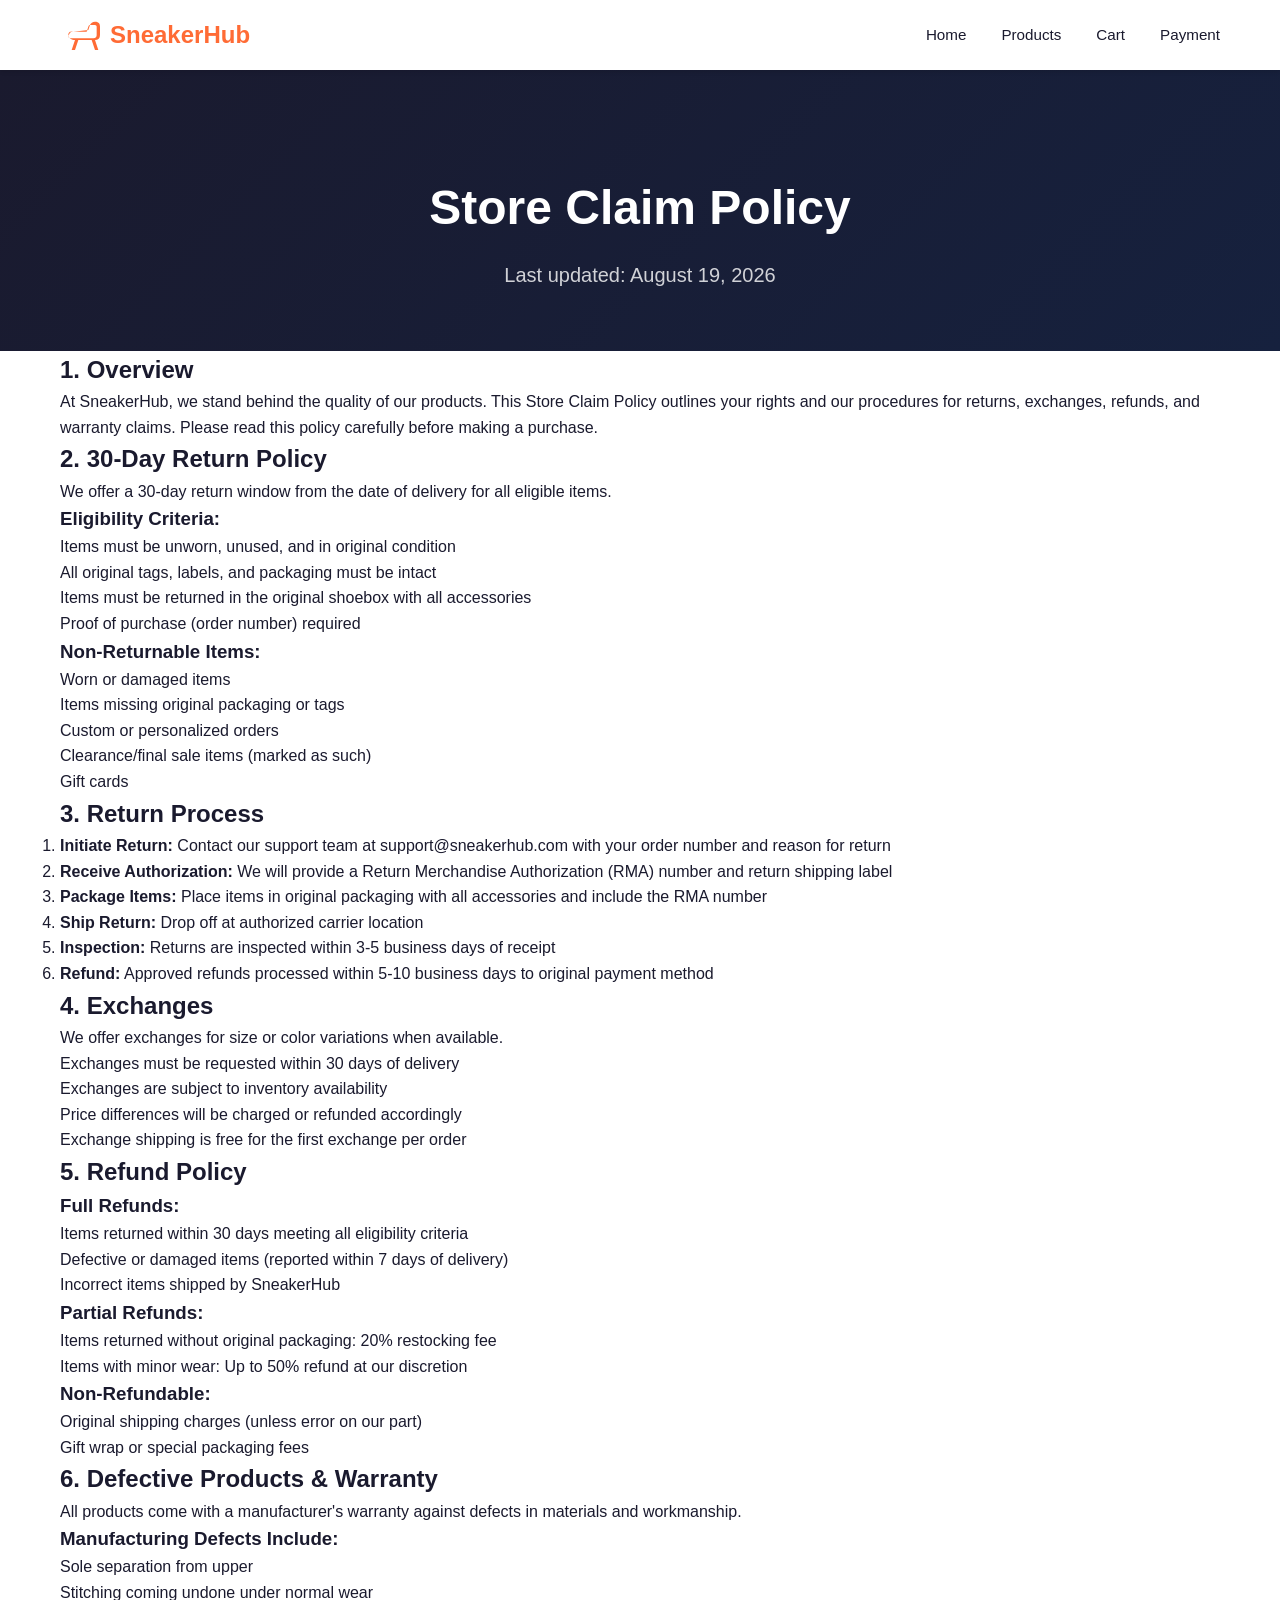
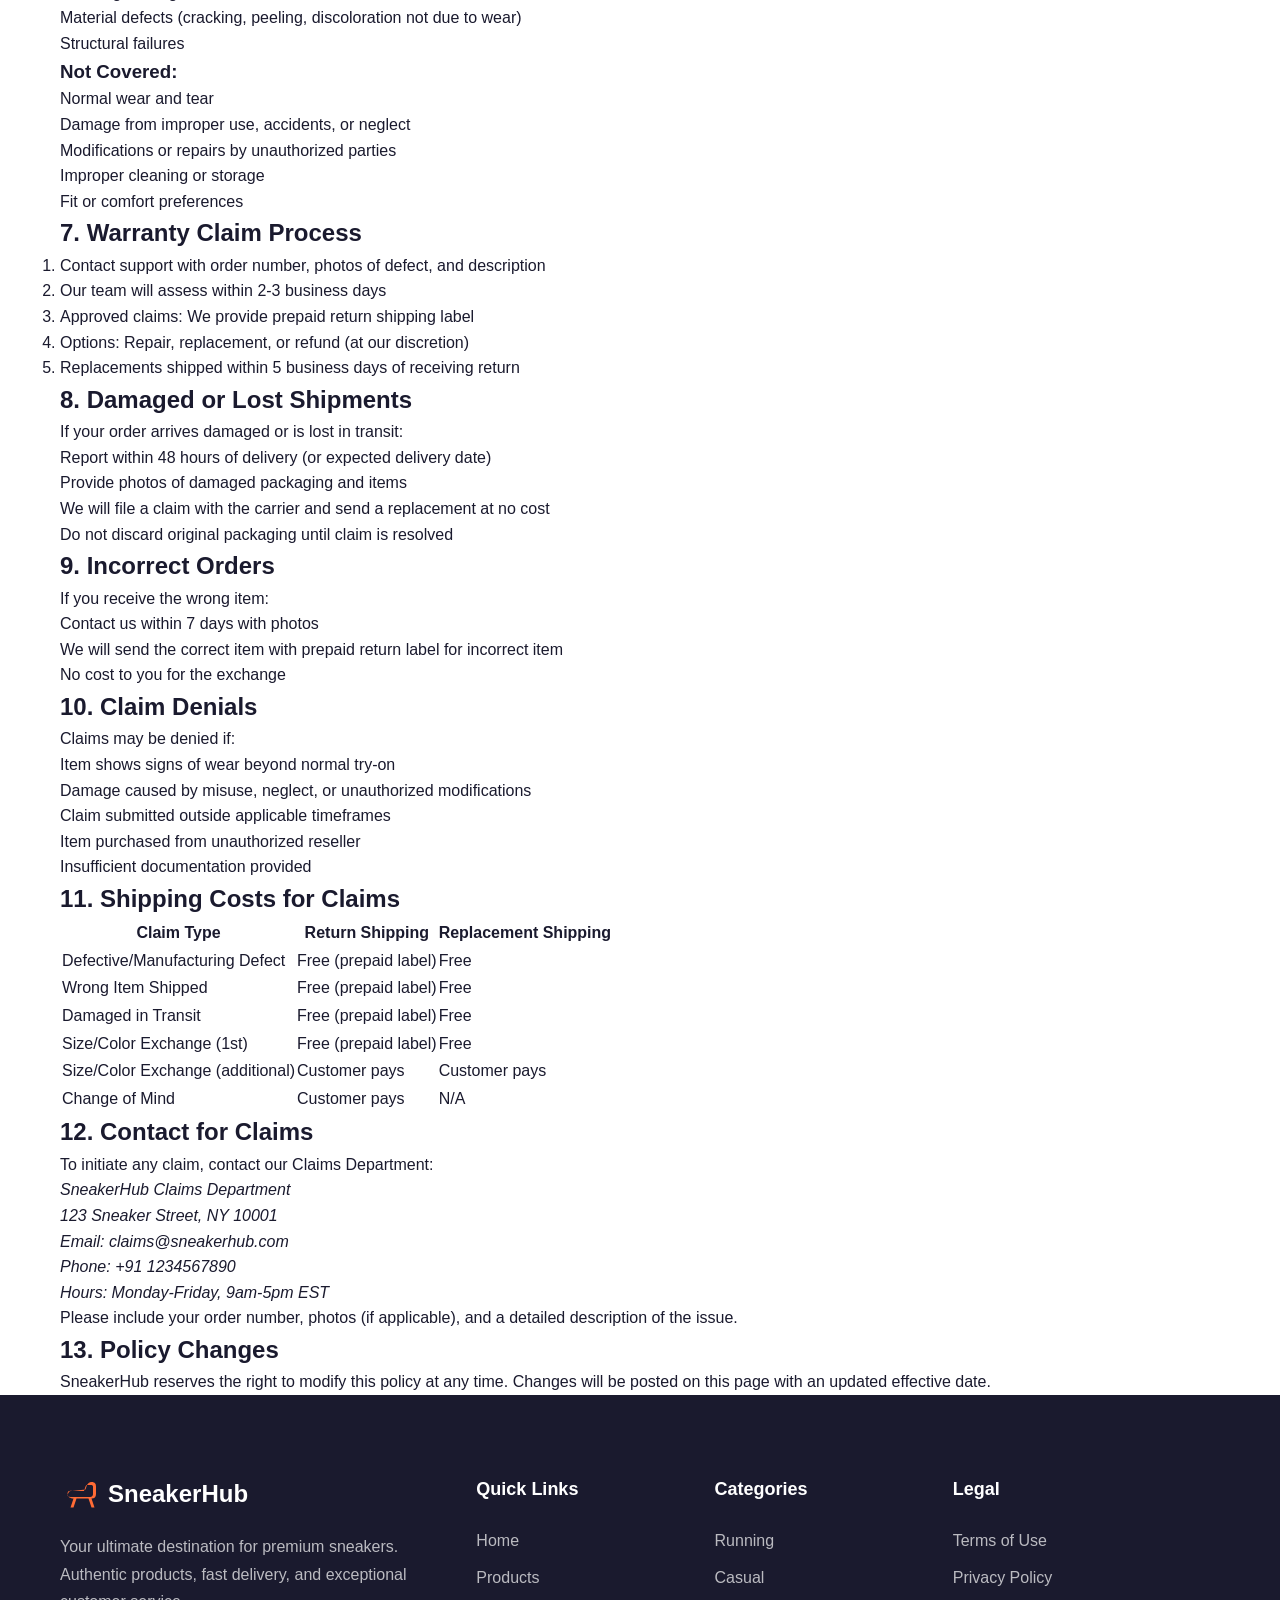
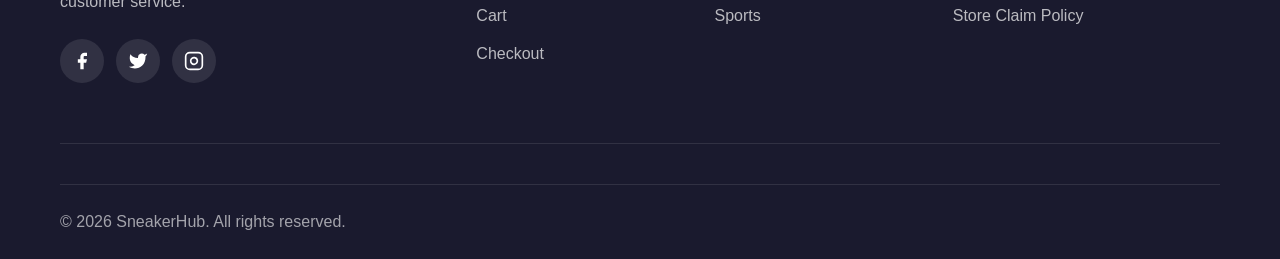
<file: store-claim-policy.html>
<!DOCTYPE html>
<html lang="en">
<head>
    <meta charset="UTF-8">
    <meta name="viewport" content="width=device-width, initial-scale=1.0">
    <meta name="description" content="Store Claim Policy for SneakerHub - Returns, refunds, exchanges, and warranty information.">
    <title>Store Claim Policy | SneakerHub</title>
    <link rel="stylesheet" href="css/style.css">
    <link rel="icon" type="image/svg+xml" href="assets/favicon.svg">
</head>
<body>
    <!-- Navigation -->
    <nav class="navbar">
        <div class="nav-container">
            <a href="index.html" class="logo">
                <svg viewBox="0 0 24 24" fill="currentColor">
                    <path d="M21 4c-1.5 0-2.5 1-3 2l-1 3-9 1s-3-1-3 2c0 2 2 3 4 3l-2 6h2l2-6h8l2 6h2l-2-6c2 0 3-1 3-3V7c0-1.5-.5-3-3-3zM7 10h9l1-3c.3-.8.8-1 1-1h3c.5 0 1 .5 1 1v5c0 1-.5 2-2 2H7c-1 0-2-.5-2-1s1-3 2-3z"/>
                </svg>
                <span>SneakerHub</span>
            </a>
            <div class="nav-menu" id="nav-menu">
                <a href="index.html" class="nav-link">Home</a>
                <a href="products.html" class="nav-link">Products</a>
                <a href="cart.html" class="nav-link cart-link">
                    Cart
                    <span class="cart-badge" id="cart-badge">0</span>
                </a>
                <a href="payment.html" class="nav-link">Payment</a>
            </div>
            <button class="menu-toggle" id="menu-toggle" aria-label="Toggle menu">
                <span></span>
                <span></span>
                <span></span>
            </button>
        </div>
    </nav>

    <!-- Page Header -->
    <section class="page-header">
        <div class="container">
            <h1>Store Claim Policy</h1>
            <p>Last updated: August 19, 2026</p>
        </div>
    </section>

    <!-- Claims Content -->
    <section class="legal-section">
        <div class="container">
            <div class="legal-content">
                <article class="legal-article">
                    <h2>1. Overview</h2>
                    <p>At SneakerHub, we stand behind the quality of our products. This Store Claim Policy outlines your rights and our procedures for returns, exchanges, refunds, and warranty claims. Please read this policy carefully before making a purchase.</p>
                </article>

                <article class="legal-article">
                    <h2>2. 30-Day Return Policy</h2>
                    <p>We offer a 30-day return window from the date of delivery for all eligible items.</p>
                    <h3>Eligibility Criteria:</h3>
                    <ul>
                        <li>Items must be unworn, unused, and in original condition</li>
                        <li>All original tags, labels, and packaging must be intact</li>
                        <li>Items must be returned in the original shoebox with all accessories</li>
                        <li>Proof of purchase (order number) required</li>
                    </ul>
                    <h3>Non-Returnable Items:</h3>
                    <ul>
                        <li>Worn or damaged items</li>
                        <li>Items missing original packaging or tags</li>
                        <li>Custom or personalized orders</li>
                        <li>Clearance/final sale items (marked as such)</li>
                        <li>Gift cards</li>
                    </ul>
                </article>

                <article class="legal-article">
                    <h2>3. Return Process</h2>
                    <ol>
                        <li><strong>Initiate Return:</strong> Contact our support team at support@sneakerhub.com with your order number and reason for return</li>
                        <li><strong>Receive Authorization:</strong> We will provide a Return Merchandise Authorization (RMA) number and return shipping label</li>
                        <li><strong>Package Items:</strong> Place items in original packaging with all accessories and include the RMA number</li>
                        <li><strong>Ship Return:</strong> Drop off at authorized carrier location</li>
                        <li><strong>Inspection:</strong> Returns are inspected within 3-5 business days of receipt</li>
                        <li><strong>Refund:</strong> Approved refunds processed within 5-10 business days to original payment method</li>
                    </ol>
                </article>

                <article class="legal-article">
                    <h2>4. Exchanges</h2>
                    <p>We offer exchanges for size or color variations when available.</p>
                    <ul>
                        <li>Exchanges must be requested within 30 days of delivery</li>
                        <li>Exchanges are subject to inventory availability</li>
                        <li>Price differences will be charged or refunded accordingly</li>
                        <li>Exchange shipping is free for the first exchange per order</li>
                    </ul>
                </article>

                <article class="legal-article">
                    <h2>5. Refund Policy</h2>
                    <h3>Full Refunds:</h3>
                    <ul>
                        <li>Items returned within 30 days meeting all eligibility criteria</li>
                        <li>Defective or damaged items (reported within 7 days of delivery)</li>
                        <li>Incorrect items shipped by SneakerHub</li>
                    </ul>
                    <h3>Partial Refunds:</h3>
                    <ul>
                        <li>Items returned without original packaging: 20% restocking fee</li>
                        <li>Items with minor wear: Up to 50% refund at our discretion</li>
                    </ul>
                    <h3>Non-Refundable:</h3>
                    <ul>
                        <li>Original shipping charges (unless error on our part)</li>
                        <li>Gift wrap or special packaging fees</li>
                    </ul>
                </article>

                <article class="legal-article">
                    <h2>6. Defective Products & Warranty</h2>
                    <p>All products come with a manufacturer's warranty against defects in materials and workmanship.</p>
                    <h3>Manufacturing Defects Include:</h3>
                    <ul>
                        <li>Sole separation from upper</li>
                        <li>Stitching coming undone under normal wear</li>
                        <li>Material defects (cracking, peeling, discoloration not due to wear)</li>
                        <li>Structural failures</li>
                    </ul>
                    <h3>Not Covered:</h3>
                    <ul>
                        <li>Normal wear and tear</li>
                        <li>Damage from improper use, accidents, or neglect</li>
                        <li>Modifications or repairs by unauthorized parties</li>
                        <li>Improper cleaning or storage</li>
                        <li>Fit or comfort preferences</li>
                    </ul>
                </article>

                <article class="legal-article">
                    <h2>7. Warranty Claim Process</h2>
                    <ol>
                        <li>Contact support with order number, photos of defect, and description</li>
                        <li>Our team will assess within 2-3 business days</li>
                        <li>Approved claims: We provide prepaid return shipping label</li>
                        <li>Options: Repair, replacement, or refund (at our discretion)</li>
                        <li>Replacements shipped within 5 business days of receiving return</li>
                    </ol>
                </article>

                <article class="legal-article">
                    <h2>8. Damaged or Lost Shipments</h2>
                    <p>If your order arrives damaged or is lost in transit:</p>
                    <ul>
                        <li>Report within 48 hours of delivery (or expected delivery date)</li>
                        <li>Provide photos of damaged packaging and items</li>
                        <li>We will file a claim with the carrier and send a replacement at no cost</li>
                        <li>Do not discard original packaging until claim is resolved</li>
                    </ul>
                </article>

                <article class="legal-article">
                    <h2>9. Incorrect Orders</h2>
                    <p>If you receive the wrong item:</p>
                    <ul>
                        <li>Contact us within 7 days with photos</li>
                        <li>We will send the correct item with prepaid return label for incorrect item</li>
                        <li>No cost to you for the exchange</li>
                    </ul>
                </article>

                <article class="legal-article">
                    <h2>10. Claim Denials</h2>
                    <p>Claims may be denied if:</p>
                    <ul>
                        <li>Item shows signs of wear beyond normal try-on</li>
                        <li>Damage caused by misuse, neglect, or unauthorized modifications</li>
                        <li>Claim submitted outside applicable timeframes</li>
                        <li>Item purchased from unauthorized reseller</li>
                        <li>Insufficient documentation provided</li>
                    </ul>
                </article>

                <article class="legal-article">
                    <h2>11. Shipping Costs for Claims</h2>
                    <table class="claims-table">
                        <thead>
                            <tr>
                                <th>Claim Type</th>
                                <th>Return Shipping</th>
                                <th>Replacement Shipping</th>
                            </tr>
                        </thead>
                        <tbody>
                            <tr>
                                <td>Defective/Manufacturing Defect</td>
                                <td>Free (prepaid label)</td>
                                <td>Free</td>
                            </tr>
                            <tr>
                                <td>Wrong Item Shipped</td>
                                <td>Free (prepaid label)</td>
                                <td>Free</td>
                            </tr>
                            <tr>
                                <td>Damaged in Transit</td>
                                <td>Free (prepaid label)</td>
                                <td>Free</td>
                            </tr>
                            <tr>
                                <td>Size/Color Exchange (1st)</td>
                                <td>Free (prepaid label)</td>
                                <td>Free</td>
                            </tr>
                            <tr>
                                <td>Size/Color Exchange (additional)</td>
                                <td>Customer pays</td>
                                <td>Customer pays</td>
                            </tr>
                            <tr>
                                <td>Change of Mind</td>
                                <td>Customer pays</td>
                                <td>N/A</td>
                            </tr>
                        </tbody>
                    </table>
                </article>

                <article class="legal-article">
                    <h2>12. Contact for Claims</h2>
                    <p>To initiate any claim, contact our Claims Department:</p>
                    <address>
                        SneakerHub Claims Department<br>
                        123 Sneaker Street, NY 10001<br>
                        Email: claims@sneakerhub.com<br>
                        Phone: +91 1234567890<br>
                        Hours: Monday-Friday, 9am-5pm EST
                    </address>
                    <p>Please include your order number, photos (if applicable), and a detailed description of the issue.</p>
                </article>

                <article class="legal-article">
                    <h2>13. Policy Changes</h2>
                    <p>SneakerHub reserves the right to modify this policy at any time. Changes will be posted on this page with an updated effective date.</p>
                </article>
            </div>
        </div>
    </section>

    <!-- Footer -->
    <footer class="footer">
        <div class="container">
            <div class="footer-grid">
                <div class="footer-section footer-brand">
                    <a href="index.html" class="footer-logo">
                        <svg viewBox="0 0 24 24" fill="currentColor">
                            <path d="M21 4c-1.5 0-2.5 1-3 2l-1 3-9 1s-3-1-3 2c0 2 2 3 4 3l-2 6h2l2-6h8l2 6h2l-2-6c2 0 3-1 3-3V7c0-1.5-.5-3-3-3zM7 10h9l1-3c.3-.8.8-1 1-1h3c.5 0 1 .5 1 1v5c0 1-.5 2-2 2H7c-1 0-2-.5-2-1s1-3 2-3z"/>
                        </svg>
                        <span>SneakerHub</span>
                    </a>
                    <p class="footer-description">Your ultimate destination for premium sneakers. Authentic products, fast delivery, and exceptional customer service.</p>
                    <div class="footer-social">
                        <a href="#" class="social-link" aria-label="Facebook">
                            <svg viewBox="0 0 24 24" fill="currentColor">
                                <path d="M18 2h-3a5 5 0 00-5 5v3H7v4h3v8h4v-8h3l1-4h-4V7a1 1 0 011-1h3z"/>
                            </svg>
                        </a>
                        <a href="#" class="social-link" aria-label="Twitter">
                            <svg viewBox="0 0 24 24" fill="currentColor">
                                <path d="M23 3a10.9 10.9 0 01-3.14 1.53 4.48 4.48 0 00-7.86 3v1A10.66 10.66 0 013 4s-4 9 5 13a11.64 11.64 0 01-7 2c9 5 20 0 20-11.5a4.5 4.5 0 00-.08-.83A7.72 7.72 0 0023 3z"/>
                            </svg>
                        </a>
                        <a href="#" class="social-link" aria-label="Instagram">
                            <svg viewBox="0 0 24 24" fill="none" stroke="currentColor" stroke-width="2">
                                <rect x="2" y="2" width="20" height="20" rx="5" ry="5"/>
                                <path d="M16 11.37A4 4 0 1112.63 8 4 4 0 0116 11.37z"/>
                                <line x1="17.5" y1="6.5" x2="17.51" y2="6.5"/>
                            </svg>
                        </a>
                    </div>
                </div>
                <div class="footer-section">
                    <h4>Quick Links</h4>
                    <ul class="footer-links">
                        <li><a href="index.html">Home</a></li>
                        <li><a href="products.html">Products</a></li>
                        <li><a href="cart.html">Cart</a></li>
                        <li><a href="payment.html">Checkout</a></li>
                    </ul>
                </div>
                <div class="footer-section">
                    <h4>Categories</h4>
                    <ul class="footer-links">
                        <li><a href="products.html?category=running">Running</a></li>
                        <li><a href="products.html?category=casual">Casual</a></li>
                        <li><a href="products.html?category=sports">Sports</a></li>
                    </ul>
                </div>
                <div class="footer-section">
                    <h4>Legal</h4>
                    <ul class="footer-links">
                        <li><a href="terms-of-use.html">Terms of Use</a></li>
                        <li><a href="privacy-policy.html">Privacy Policy</a></li>
                        <li><a href="store-claim-policy.html">Store Claim Policy</a></li>
                    </ul>
                </div>
            </div>
            <div class="footer-bottom">
                <p>&copy; 2026 SneakerHub. All rights reserved.</p>
            </div>
        </div>
    </footer>

    <!-- Scripts -->
    <script src="js/products.js"></script>
    <script src="js/cart.js"></script>
    <script src="js/main.js"></script>
</body>
</html>
</file>
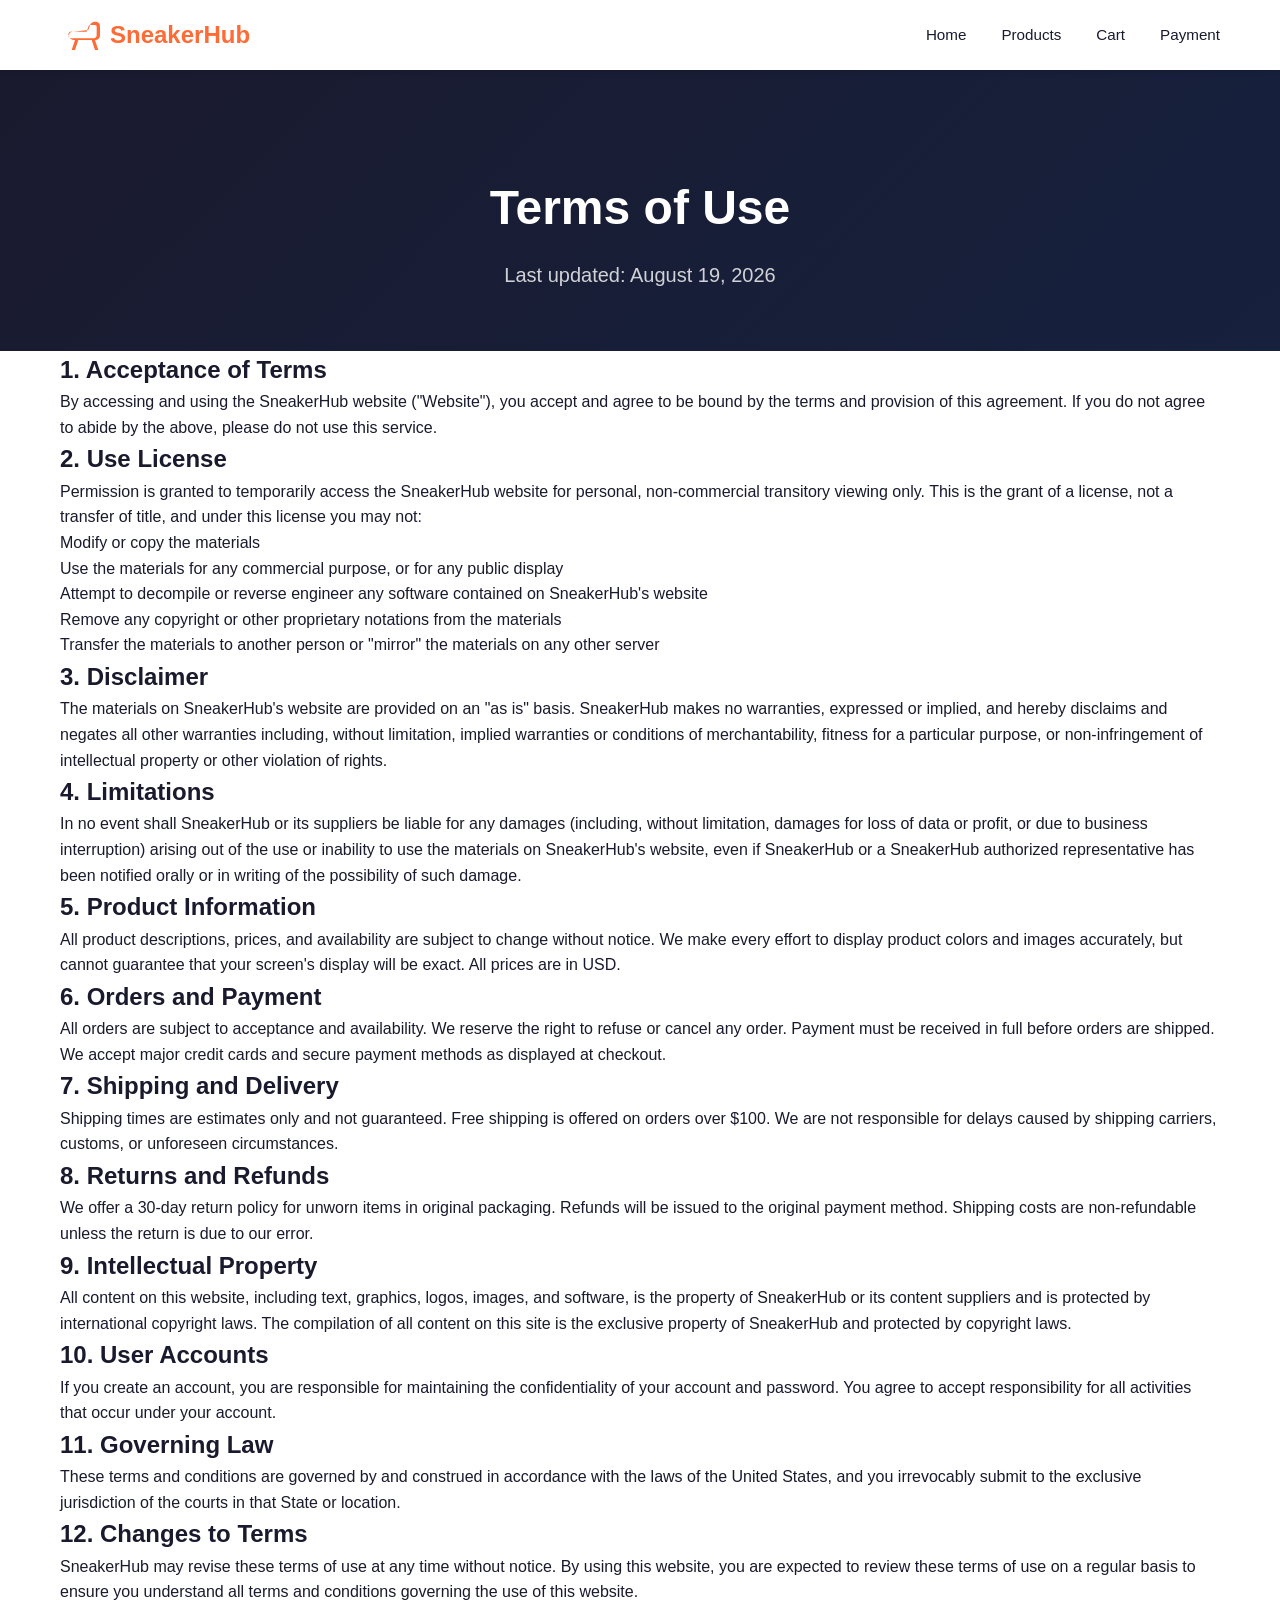
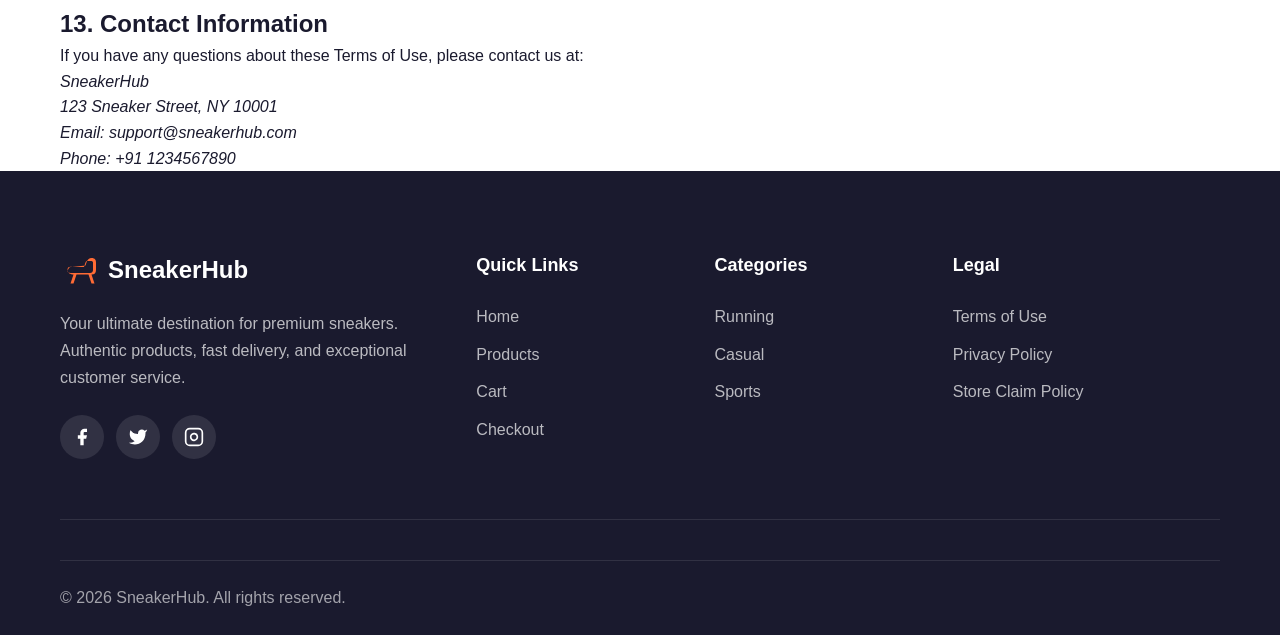
<file: terms-of-use.html>
<!DOCTYPE html>
<html lang="en">
<head>
    <meta charset="UTF-8">
    <meta name="viewport" content="width=device-width, initial-scale=1.0">
    <meta name="description" content="Terms of Use for SneakerHub - Please read these terms carefully before using our website.">
    <title>Terms of Use | SneakerHub</title>
    <link rel="stylesheet" href="css/style.css">
    <link rel="icon" type="image/svg+xml" href="assets/favicon.svg">
</head>
<body>
    <!-- Navigation -->
    <nav class="navbar">
        <div class="nav-container">
            <a href="index.html" class="logo">
                <svg viewBox="0 0 24 24" fill="currentColor">
                    <path d="M21 4c-1.5 0-2.5 1-3 2l-1 3-9 1s-3-1-3 2c0 2 2 3 4 3l-2 6h2l2-6h8l2 6h2l-2-6c2 0 3-1 3-3V7c0-1.5-.5-3-3-3zM7 10h9l1-3c.3-.8.8-1 1-1h3c.5 0 1 .5 1 1v5c0 1-.5 2-2 2H7c-1 0-2-.5-2-1s1-3 2-3z"/>
                </svg>
                <span>SneakerHub</span>
            </a>
            <div class="nav-menu" id="nav-menu">
                <a href="index.html" class="nav-link">Home</a>
                <a href="products.html" class="nav-link">Products</a>
                <a href="cart.html" class="nav-link cart-link">
                    Cart
                    <span class="cart-badge" id="cart-badge">0</span>
                </a>
                <a href="payment.html" class="nav-link">Payment</a>
            </div>
            <button class="menu-toggle" id="menu-toggle" aria-label="Toggle menu">
                <span></span>
                <span></span>
                <span></span>
            </button>
        </div>
    </nav>

    <!-- Page Header -->
    <section class="page-header">
        <div class="container">
            <h1>Terms of Use</h1>
            <p>Last updated: August 19, 2026</p>
        </div>
    </section>

    <!-- Terms Content -->
    <section class="legal-section">
        <div class="container">
            <div class="legal-content">
                <article class="legal-article">
                    <h2>1. Acceptance of Terms</h2>
                    <p>By accessing and using the SneakerHub website ("Website"), you accept and agree to be bound by the terms and provision of this agreement. If you do not agree to abide by the above, please do not use this service.</p>
                </article>

                <article class="legal-article">
                    <h2>2. Use License</h2>
                    <p>Permission is granted to temporarily access the SneakerHub website for personal, non-commercial transitory viewing only. This is the grant of a license, not a transfer of title, and under this license you may not:</p>
                    <ul>
                        <li>Modify or copy the materials</li>
                        <li>Use the materials for any commercial purpose, or for any public display</li>
                        <li>Attempt to decompile or reverse engineer any software contained on SneakerHub's website</li>
                        <li>Remove any copyright or other proprietary notations from the materials</li>
                        <li>Transfer the materials to another person or "mirror" the materials on any other server</li>
                    </ul>
                </article>

                <article class="legal-article">
                    <h2>3. Disclaimer</h2>
                    <p>The materials on SneakerHub's website are provided on an "as is" basis. SneakerHub makes no warranties, expressed or implied, and hereby disclaims and negates all other warranties including, without limitation, implied warranties or conditions of merchantability, fitness for a particular purpose, or non-infringement of intellectual property or other violation of rights.</p>
                </article>

                <article class="legal-article">
                    <h2>4. Limitations</h2>
                    <p>In no event shall SneakerHub or its suppliers be liable for any damages (including, without limitation, damages for loss of data or profit, or due to business interruption) arising out of the use or inability to use the materials on SneakerHub's website, even if SneakerHub or a SneakerHub authorized representative has been notified orally or in writing of the possibility of such damage.</p>
                </article>

                <article class="legal-article">
                    <h2>5. Product Information</h2>
                    <p>All product descriptions, prices, and availability are subject to change without notice. We make every effort to display product colors and images accurately, but cannot guarantee that your screen's display will be exact. All prices are in USD.</p>
                </article>

                <article class="legal-article">
                    <h2>6. Orders and Payment</h2>
                    <p>All orders are subject to acceptance and availability. We reserve the right to refuse or cancel any order. Payment must be received in full before orders are shipped. We accept major credit cards and secure payment methods as displayed at checkout.</p>
                </article>

                <article class="legal-article">
                    <h2>7. Shipping and Delivery</h2>
                    <p>Shipping times are estimates only and not guaranteed. Free shipping is offered on orders over $100. We are not responsible for delays caused by shipping carriers, customs, or unforeseen circumstances.</p>
                </article>

                <article class="legal-article">
                    <h2>8. Returns and Refunds</h2>
                    <p>We offer a 30-day return policy for unworn items in original packaging. Refunds will be issued to the original payment method. Shipping costs are non-refundable unless the return is due to our error.</p>
                </article>

                <article class="legal-article">
                    <h2>9. Intellectual Property</h2>
                    <p>All content on this website, including text, graphics, logos, images, and software, is the property of SneakerHub or its content suppliers and is protected by international copyright laws. The compilation of all content on this site is the exclusive property of SneakerHub and protected by copyright laws.</p>
                </article>

                <article class="legal-article">
                    <h2>10. User Accounts</h2>
                    <p>If you create an account, you are responsible for maintaining the confidentiality of your account and password. You agree to accept responsibility for all activities that occur under your account.</p>
                </article>

                <article class="legal-article">
                    <h2>11. Governing Law</h2>
                    <p>These terms and conditions are governed by and construed in accordance with the laws of the United States, and you irrevocably submit to the exclusive jurisdiction of the courts in that State or location.</p>
                </article>

                <article class="legal-article">
                    <h2>12. Changes to Terms</h2>
                    <p>SneakerHub may revise these terms of use at any time without notice. By using this website, you are expected to review these terms of use on a regular basis to ensure you understand all terms and conditions governing the use of this website.</p>
                </article>

                <article class="legal-article">
                    <h2>13. Contact Information</h2>
                    <p>If you have any questions about these Terms of Use, please contact us at:</p>
                    <address>
                        SneakerHub<br>
                        123 Sneaker Street, NY 10001<br>
                        Email: support@sneakerhub.com<br>
                        Phone: +91 1234567890
                    </address>
                </article>
            </div>
        </div>
    </section>

    <!-- Footer -->
    <footer class="footer">
        <div class="container">
            <div class="footer-grid">
                <div class="footer-section footer-brand">
                    <a href="index.html" class="footer-logo">
                        <svg viewBox="0 0 24 24" fill="currentColor">
                            <path d="M21 4c-1.5 0-2.5 1-3 2l-1 3-9 1s-3-1-3 2c0 2 2 3 4 3l-2 6h2l2-6h8l2 6h2l-2-6c2 0 3-1 3-3V7c0-1.5-.5-3-3-3zM7 10h9l1-3c.3-.8.8-1 1-1h3c.5 0 1 .5 1 1v5c0 1-.5 2-2 2H7c-1 0-2-.5-2-1s1-3 2-3z"/>
                        </svg>
                        <span>SneakerHub</span>
                    </a>
                    <p class="footer-description">Your ultimate destination for premium sneakers. Authentic products, fast delivery, and exceptional customer service.</p>
                    <div class="footer-social">
                        <a href="#" class="social-link" aria-label="Facebook">
                            <svg viewBox="0 0 24 24" fill="currentColor">
                                <path d="M18 2h-3a5 5 0 00-5 5v3H7v4h3v8h4v-8h3l1-4h-4V7a1 1 0 011-1h3z"/>
                            </svg>
                        </a>
                        <a href="#" class="social-link" aria-label="Twitter">
                            <svg viewBox="0 0 24 24" fill="currentColor">
                                <path d="M23 3a10.9 10.9 0 01-3.14 1.53 4.48 4.48 0 00-7.86 3v1A10.66 10.66 0 013 4s-4 9 5 13a11.64 11.64 0 01-7 2c9 5 20 0 20-11.5a4.5 4.5 0 00-.08-.83A7.72 7.72 0 0023 3z"/>
                            </svg>
                        </a>
                        <a href="#" class="social-link" aria-label="Instagram">
                            <svg viewBox="0 0 24 24" fill="none" stroke="currentColor" stroke-width="2">
                                <rect x="2" y="2" width="20" height="20" rx="5" ry="5"/>
                                <path d="M16 11.37A4 4 0 1112.63 8 4 4 0 0116 11.37z"/>
                                <line x1="17.5" y1="6.5" x2="17.51" y2="6.5"/>
                            </svg>
                        </a>
                    </div>
                </div>
                <div class="footer-section">
                    <h4>Quick Links</h4>
                    <ul class="footer-links">
                        <li><a href="index.html">Home</a></li>
                        <li><a href="products.html">Products</a></li>
                        <li><a href="cart.html">Cart</a></li>
                        <li><a href="payment.html">Checkout</a></li>
                    </ul>
                </div>
                <div class="footer-section">
                    <h4>Categories</h4>
                    <ul class="footer-links">
                        <li><a href="products.html?category=running">Running</a></li>
                        <li><a href="products.html?category=casual">Casual</a></li>
                        <li><a href="products.html?category=sports">Sports</a></li>
                    </ul>
                </div>
                <div class="footer-section">
                    <h4>Legal</h4>
                    <ul class="footer-links">
                        <li><a href="terms-of-use.html">Terms of Use</a></li>
                        <li><a href="privacy-policy.html">Privacy Policy</a></li>
                        <li><a href="store-claim-policy.html">Store Claim Policy</a></li>
                    </ul>
                </div>
            </div>
            <div class="footer-bottom">
                <p>&copy; 2026 SneakerHub. All rights reserved.</p>
            </div>
        </div>
    </footer>

    <!-- Scripts -->
    <script src="js/products.js"></script>
    <script src="js/cart.js"></script>
    <script src="js/main.js"></script>
</body>
</html>
</file>
<file: css/style.css>
/* ===========================================
   Sneaker Store - Main Stylesheet
   =========================================== */

/* CSS Variables */
:root {
    --primary-color: #ff6b35;
    --primary-dark: #e55a2b;
    --secondary-color: #1a1a2e;
    --accent-color: #16213e;
    --text-primary: #1a1a2e;
    --text-secondary: #6c757d;
    --text-light: #ffffff;
    --bg-primary: #ffffff;
    --bg-secondary: #f8f9fa;
    --bg-dark: #1a1a2e;
    --border-color: #e0e0e0;
    --success-color: #28a745;
    --error-color: #dc3545;
    --warning-color: #ffc107;
    --shadow-sm: 0 2px 4px rgba(0, 0, 0, 0.1);
    --shadow-md: 0 4px 12px rgba(0, 0, 0, 0.15);
    --shadow-lg: 0 8px 24px rgba(0, 0, 0, 0.2);
    --transition: all 0.3s ease;
    --border-radius: 8px;
    --border-radius-lg: 16px;
}

/* Reset & Base Styles */
* {
    margin: 0;
    padding: 0;
    box-sizing: border-box;
}

html {
    scroll-behavior: smooth;
}

body {
    font-family: 'Segoe UI', Tahoma, Geneva, Verdana, sans-serif;
    line-height: 1.6;
    color: var(--text-primary);
    background-color: var(--bg-primary);
}

a {
    text-decoration: none;
    color: inherit;
}

ul {
    list-style: none;
}

img {
    max-width: 100%;
    height: auto;
    display: block;
}

button {
    cursor: pointer;
    font-family: inherit;
    border: none;
    outline: none;
}

input, select, textarea {
    font-family: inherit;
    font-size: inherit;
}

/* Container */
.container {
    max-width: 1200px;
    margin: 0 auto;
    padding: 0 20px;
}

/* ===========================================
   Navigation
   =========================================== */
.navbar {
    background: var(--bg-primary);
    box-shadow: var(--shadow-sm);
    position: sticky;
    top: 0;
    z-index: 1000;
    padding: 0;
}

.nav-container {
    max-width: 1200px;
    margin: 0 auto;
    padding: 0 20px;
    display: flex;
    justify-content: space-between;
    align-items: center;
    height: 70px;
}

.logo {
    display: flex;
    align-items: center;
    gap: 10px;
    font-size: 1.5rem;
    font-weight: 700;
    color: var(--primary-color);
    transition: var(--transition);
}

.logo:hover {
    transform: scale(1.02);
}

.logo svg {
    width: 40px;
    height: 40px;
}

.nav-menu {
    display: flex;
    align-items: center;
    gap: 35px;
}

.nav-link {
    font-weight: 500;
    color: var(--text-primary);
    transition: var(--transition);
    position: relative;
    padding: 8px 0;
    font-size: 0.95rem;
}

.nav-link::after {
    content: '';
    position: absolute;
    bottom: 0;
    left: 0;
    width: 0;
    height: 2px;
    background: var(--primary-color);
    transition: var(--transition);
}

.nav-link:hover,
.nav-link.active {
    color: var(--primary-color);
}

.nav-link:hover::after,
.nav-link.active::after {
    width: 100%;
}

.nav-link.cart-link {
    display: flex;
    align-items: center;
    gap: 5px;
}

.cart-icon-wrapper {
    position: relative;
    display: inline-flex;
    align-items: center;
}

.cart-badge {
    position: absolute;
    top: -8px;
    right: -12px;
    background: var(--primary-color);
    color: var(--text-light);
    font-size: 0.65rem;
    font-weight: 700;
    min-width: 18px;
    height: 18px;
    border-radius: 50%;
    display: flex;
    align-items: center;
    justify-content: center;
    padding: 0 4px;
}

.menu-toggle {
    display: none;
    flex-direction: column;
    gap: 5px;
    background: none;
    padding: 8px;
    border-radius: var(--border-radius);
    cursor: pointer;
    transition: var(--transition);
}

.menu-toggle:hover {
    background: var(--bg-secondary);
}

.menu-toggle span {
    display: block;
    width: 24px;
    height: 3px;
    background: var(--text-primary);
    border-radius: 2px;
    transition: var(--transition);
}

.menu-toggle.active span:nth-child(1) {
    transform: rotate(45deg) translate(5px, 5px);
}

.menu-toggle.active span:nth-child(2) {
    opacity: 0;
}

.menu-toggle.active span:nth-child(3) {
    transform: rotate(-45deg) translate(7px, -6px);
}

/* ===========================================
   Buttons
   =========================================== */
.btn {
    display: inline-flex;
    align-items: center;
    justify-content: center;
    gap: 8px;
    padding: 12px 24px;
    font-size: 1rem;
    font-weight: 600;
    border-radius: var(--border-radius);
    transition: var(--transition);
}

.btn-primary {
    background: var(--primary-color);
    color: var(--text-light);
}

.btn-primary:hover {
    background: var(--primary-dark);
    transform: translateY(-2px);
    box-shadow: var(--shadow-md);
}

.btn-secondary {
    background: var(--secondary-color);
    color: var(--text-light);
}

.btn-secondary:hover {
    background: var(--accent-color);
    transform: translateY(-2px);
}

.btn-outline {
    background: transparent;
    border: 2px solid var(--primary-color);
    color: var(--primary-color);
}

.btn-outline:hover {
    background: var(--primary-color);
    color: var(--text-light);
}

.btn-sm {
    padding: 8px 16px;
    font-size: 0.875rem;
}

.btn-lg {
    padding: 16px 32px;
    font-size: 1.125rem;
}

/* ===========================================
   Hero Section
   =========================================== */
.hero {
    background: linear-gradient(135deg, var(--secondary-color) 0%, var(--accent-color) 100%);
    color: var(--text-light);
    padding: 80px 0;
    min-height: 80vh;
    display: flex;
    align-items: center;
    position: relative;
    overflow: hidden;
}

.hero::before {
    content: '';
    position: absolute;
    top: -50%;
    right: -20%;
    width: 70%;
    height: 200%;
    background: rgba(255, 107, 53, 0.1);
    transform: rotate(15deg);
}

.hero-container {
    max-width: 1200px;
    margin: 0 auto;
    padding: 0 20px;
    display: grid;
    grid-template-columns: 1fr 1fr;
    gap: 60px;
    align-items: center;
}

.hero-content {
    z-index: 1;
}

.hero-badge {
    display: inline-block;
    background: rgba(255, 107, 53, 0.2);
    color: var(--primary-color);
    padding: 8px 16px;
    border-radius: 20px;
    font-size: 0.875rem;
    font-weight: 600;
    margin-bottom: 20px;
}

.hero-title {
    font-size: 3.5rem;
    font-weight: 800;
    line-height: 1.1;
    margin-bottom: 20px;
}

.hero-title span {
    color: var(--primary-color);
}

.hero-text {
    font-size: 1.125rem;
    color: rgba(255, 255, 255, 0.8);
    margin-bottom: 30px;
    max-width: 500px;
}

.hero-buttons {
    display: flex;
    gap: 15px;
    flex-wrap: wrap;
}

.hero-image {
    position: relative;
    z-index: 1;
}

.hero-image img {
    width: 100%;
    max-width: 600px;
    transform: rotate(-15deg);
    filter: drop-shadow(0 20px 40px rgba(0, 0, 0, 0.3));
    animation: float 3s ease-in-out infinite;
}

@keyframes float {
    0%, 100% { transform: rotate(-15deg) translateY(0); }
    50% { transform: rotate(-15deg) translateY(-20px); }
}

/* ===========================================
   Section Styles
   =========================================== */
.section {
    padding: 80px 0;
}

.section-header {
    text-align: center;
    margin-bottom: 50px;
}

.section-title {
    font-size: 2.5rem;
    font-weight: 700;
    margin-bottom: 15px;
    color: var(--text-primary);
}

.section-subtitle {
    color: var(--text-secondary);
    font-size: 1.125rem;
    max-width: 600px;
    margin: 0 auto;
}

/* ===========================================
   Features Section
   =========================================== */
.features {
    background: var(--bg-secondary);
}

.features-grid {
    display: grid;
    grid-template-columns: repeat(auto-fit, minmax(280px, 1fr));
    gap: 30px;
}

.feature-card {
    background: var(--bg-primary);
    padding: 40px 30px;
    border-radius: var(--border-radius-lg);
    text-align: center;
    transition: var(--transition);
}

.feature-card:hover {
    transform: translateY(-10px);
    box-shadow: var(--shadow-lg);
}

.feature-icon {
    width: 80px;
    height: 80px;
    margin: 0 auto 20px;
    background: linear-gradient(135deg, var(--primary-color) 0%, var(--primary-dark) 100%);
    border-radius: 50%;
    display: flex;
    align-items: center;
    justify-content: center;
}

.feature-icon svg {
    width: 40px;
    height: 40px;
    color: var(--text-light);
}

.feature-title {
    font-size: 1.25rem;
    font-weight: 600;
    margin-bottom: 10px;
}

.feature-text {
    color: var(--text-secondary);
    font-size: 0.95rem;
}

/* ===========================================
   Products Section
   =========================================== */
.products-grid {
    display: grid;
    grid-template-columns: repeat(auto-fill, minmax(280px, 1fr));
    gap: 30px;
}

.product-card {
    background: var(--bg-primary);
    border-radius: var(--border-radius-lg);
    overflow: hidden;
    box-shadow: var(--shadow-sm);
    transition: var(--transition);
}

.product-card:hover {
    transform: translateY(-5px);
    box-shadow: var(--shadow-lg);
}

.product-image {
    position: relative;
    height: 250px;
    background: var(--bg-secondary);
    display: flex;
    align-items: center;
    justify-content: center;
    overflow: hidden;
}

.product-image img {
    width: 90%;
    height: 90%;
    object-fit: contain;
    transition: var(--transition);
}

.product-card:hover .product-image img {
    transform: scale(1.1) rotate(-5deg);
}

.product-badge {
    position: absolute;
    top: 15px;
    left: 15px;
    background: var(--primary-color);
    color: var(--text-light);
    padding: 5px 12px;
    border-radius: 20px;
    font-size: 0.75rem;
    font-weight: 600;
    text-transform: uppercase;
}

.product-info {
    padding: 20px;
}

.product-brand {
    color: var(--text-secondary);
    font-size: 0.875rem;
    margin-bottom: 5px;
}

.product-name {
    font-size: 1.125rem;
    font-weight: 600;
    margin-bottom: 10px;
}

.product-rating {
    display: flex;
    align-items: center;
    gap: 5px;
    margin-bottom: 10px;
}

.star {
    width: 16px;
    height: 16px;
    color: var(--warning-color);
}

.star.empty {
    color: var(--border-color);
}

.rating-count {
    color: var(--text-secondary);
    font-size: 0.875rem;
}

.product-price {
    font-size: 1.25rem;
    font-weight: 700;
    color: var(--primary-color);
    margin-bottom: 15px;
}

.product-sizes {
    display: flex;
    gap: 8px;
    flex-wrap: wrap;
    margin-bottom: 15px;
}

.size-option {
    padding: 6px 12px;
    border: 1px solid var(--border-color);
    border-radius: var(--border-radius);
    font-size: 0.875rem;
    cursor: pointer;
    transition: var(--transition);
}

.size-option:hover,
.size-option.selected {
    border-color: var(--primary-color);
    background: var(--primary-color);
    color: var(--text-light);
}

.add-to-cart-btn {
    width: 100%;
    padding: 12px;
    background: var(--secondary-color);
    color: var(--text-light);
    font-weight: 600;
    border-radius: var(--border-radius);
    transition: var(--transition);
}

.add-to-cart-btn:hover {
    background: var(--primary-color);
}

/* ===========================================
   Testimonials Section
   =========================================== */
.testimonials {
    background: var(--bg-secondary);
}

.testimonials-grid {
    display: grid;
    grid-template-columns: repeat(auto-fit, minmax(300px, 1fr));
    gap: 30px;
}

.testimonial-card {
    background: var(--bg-primary);
    padding: 30px;
    border-radius: var(--border-radius-lg);
    box-shadow: var(--shadow-sm);
}

.testimonial-rating {
    display: flex;
    gap: 3px;
    margin-bottom: 15px;
}

.testimonial-text {
    color: var(--text-secondary);
    margin-bottom: 20px;
    font-style: italic;
}

.testimonial-author {
    display: flex;
    align-items: center;
    gap: 15px;
}

.author-avatar {
    width: 50px;
    height: 50px;
    border-radius: 50%;
    background: var(--primary-color);
    display: flex;
    align-items: center;
    justify-content: center;
    color: var(--text-light);
    font-weight: 600;
    font-size: 1.25rem;
}

.author-name {
    font-weight: 600;
}

.author-title {
    color: var(--text-secondary);
    font-size: 0.875rem;
}

/* ===========================================
   Footer
   =========================================== */
.footer {
    background: var(--bg-dark);
    color: var(--text-light);
    padding: 60px 0 30px;
}

.footer-grid {
    display: grid;
    grid-template-columns: repeat(auto-fit, minmax(200px, 1fr));
    gap: 40px;
    margin-bottom: 40px;
}

.footer-section h4 {
    font-size: 1.125rem;
    margin-bottom: 20px;
    color: var(--primary-color);
}

.footer-links li {
    margin-bottom: 10px;
}

.footer-links a {
    color: rgba(255, 255, 255, 0.7);
    transition: var(--transition);
}

.footer-links a:hover {
    color: var(--primary-color);
}

.footer-text {
    color: rgba(255, 255, 255, 0.7);
    margin-bottom: 10px;
}

.social-links {
    display: flex;
    gap: 15px;
}

.social-link {
    width: 40px;
    height: 40px;
    background: rgba(255, 255, 255, 0.1);
    border-radius: 50%;
    display: flex;
    align-items: center;
    justify-content: center;
    transition: var(--transition);
}

.social-link:hover {
    background: var(--primary-color);
}

.footer-bottom {
    border-top: 1px solid rgba(255, 255, 255, 0.1);
    padding-top: 30px;
    text-align: center;
    color: rgba(255, 255, 255, 0.5);
}

/* ===========================================
   Products Page
   =========================================== */
.page-header {
    background: linear-gradient(135deg, var(--secondary-color) 0%, var(--accent-color) 100%);
    color: var(--text-light);
    padding: 60px 0;
    text-align: center;
}

.page-title {
    font-size: 2.5rem;
    font-weight: 700;
    margin-bottom: 10px;
}

.page-breadcrumb {
    display: flex;
    justify-content: center;
    gap: 10px;
    color: rgba(255, 255, 255, 0.7);
}

.page-breadcrumb a {
    color: var(--primary-color);
}

.products-toolbar {
    background: var(--bg-primary);
    padding: 20px;
    border-radius: var(--border-radius);
    margin-bottom: 30px;
    display: flex;
    flex-wrap: wrap;
    gap: 20px;
    align-items: center;
    justify-content: space-between;
    box-shadow: var(--shadow-sm);
}

.search-box {
    flex: 1;
    min-width: 250px;
    position: relative;
}

.search-box input {
    width: 100%;
    padding: 12px 40px 12px 16px;
    border: 1px solid var(--border-color);
    border-radius: var(--border-radius);
    font-size: 1rem;
    transition: var(--transition);
}

.search-box input:focus {
    border-color: var(--primary-color);
    outline: none;
}

.search-box svg {
    position: absolute;
    right: 12px;
    top: 50%;
    transform: translateY(-50%);
    color: var(--text-secondary);
}

.filter-group {
    display: flex;
    gap: 15px;
    flex-wrap: wrap;
}

.filter-select {
    padding: 12px 16px;
    border: 1px solid var(--border-color);
    border-radius: var(--border-radius);
    background: var(--bg-primary);
    font-size: 1rem;
    cursor: pointer;
    transition: var(--transition);
}

.filter-select:focus {
    border-color: var(--primary-color);
    outline: none;
}

.products-count {
    color: var(--text-secondary);
}

.no-products {
    text-align: center;
    padding: 60px 20px;
    background: var(--bg-secondary);
    border-radius: var(--border-radius-lg);
}

.no-products svg {
    width: 80px;
    height: 80px;
    color: var(--text-secondary);
    margin-bottom: 20px;
}

.no-products h3 {
    margin-bottom: 10px;
}

.no-products p {
    color: var(--text-secondary);
}

/* ===========================================
   Cart Page
   =========================================== */
.cart-section {
    padding: 40px 0 80px;
}

.cart-grid {
    display: grid;
    grid-template-columns: 1fr 350px;
    gap: 40px;
    align-items: start;
}

.cart-items-container {
    background: var(--bg-primary);
    border-radius: var(--border-radius-lg);
    box-shadow: var(--shadow-sm);
    overflow: hidden;
}

.cart-header {
    display: grid;
    grid-template-columns: 2fr 1fr 1fr 1fr auto;
    gap: 20px;
    padding: 20px;
    background: var(--bg-secondary);
    font-weight: 600;
    color: var(--text-secondary);
    font-size: 0.875rem;
}

.cart-item {
    display: grid;
    grid-template-columns: 2fr 1fr 1fr 1fr auto;
    gap: 20px;
    padding: 20px;
    border-bottom: 1px solid var(--border-color);
    align-items: center;
}

.cart-item:last-child {
    border-bottom: none;
}

.cart-item-product {
    display: flex;
    gap: 15px;
    align-items: center;
}

.cart-item-image {
    width: 80px;
    height: 80px;
    background: var(--bg-secondary);
    border-radius: var(--border-radius);
    overflow: hidden;
}

.cart-item-image img {
    width: 100%;
    height: 100%;
    object-fit: contain;
}

.cart-item-name {
    font-weight: 600;
    margin-bottom: 5px;
}

.cart-item-brand {
    color: var(--text-secondary);
    font-size: 0.875rem;
}

.cart-item-size {
    color: var(--text-secondary);
    font-size: 0.875rem;
}

.cart-item-quantity {
    display: flex;
    align-items: center;
    gap: 10px;
}

.qty-btn {
    width: 32px;
    height: 32px;
    border-radius: 50%;
    background: var(--bg-secondary);
    display: flex;
    align-items: center;
    justify-content: center;
    font-size: 1.25rem;
    transition: var(--transition);
}

.qty-btn:hover {
    background: var(--primary-color);
    color: var(--text-light);
}

.qty-value {
    font-weight: 600;
    min-width: 20px;
    text-align: center;
}

.item-price {
    font-weight: 700;
    color: var(--primary-color);
}

.unit-price {
    color: var(--text-secondary);
    font-size: 0.875rem;
}

.remove-item {
    background: none;
    color: var(--text-secondary);
    padding: 5px;
    transition: var(--transition);
}

.remove-item:hover {
    color: var(--error-color);
}

.cart-summary {
    background: var(--bg-primary);
    border-radius: var(--border-radius-lg);
    padding: 30px;
    box-shadow: var(--shadow-sm);
    position: sticky;
    top: 100px;
}

.cart-summary h3 {
    font-size: 1.25rem;
    margin-bottom: 20px;
    padding-bottom: 15px;
    border-bottom: 1px solid var(--border-color);
}

.summary-row {
    display: flex;
    justify-content: space-between;
    margin-bottom: 15px;
}

.summary-row.total {
    font-size: 1.25rem;
    font-weight: 700;
    padding-top: 15px;
    border-top: 2px solid var(--border-color);
    margin-top: 15px;
}

.checkout-btn {
    width: 100%;
    margin-top: 20px;
}

.clear-cart-btn {
    width: 100%;
    margin-top: 10px;
    background: transparent;
    border: 1px solid var(--border-color);
    color: var(--text-secondary);
}

.clear-cart-btn:hover {
    border-color: var(--error-color);
    color: var(--error-color);
}

.empty-cart {
    text-align: center;
    padding: 80px 20px;
}

.empty-cart svg {
    width: 120px;
    height: 120px;
    color: var(--text-secondary);
    margin-bottom: 30px;
}

.empty-cart h2 {
    margin-bottom: 15px;
}

.empty-cart p {
    color: var(--text-secondary);
    margin-bottom: 30px;
}

/* ===========================================
   Payment Page
   =========================================== */
.payment-section {
    padding: 40px 0 80px;
}

.payment-grid {
    display: grid;
    grid-template-columns: 1fr 400px;
    gap: 40px;
    align-items: start;
}

.payment-form-container {
    background: var(--bg-primary);
    border-radius: var(--border-radius-lg);
    padding: 30px;
    box-shadow: var(--shadow-sm);
}

.form-section {
    margin-bottom: 30px;
}

.form-section:last-child {
    margin-bottom: 0;
}

.form-section h3 {
    font-size: 1.125rem;
    margin-bottom: 20px;
    padding-bottom: 10px;
    border-bottom: 1px solid var(--border-color);
    display: flex;
    align-items: center;
    gap: 10px;
}

.form-section h3 svg {
    color: var(--primary-color);
}

.form-grid {
    display: grid;
    grid-template-columns: repeat(2, 1fr);
    gap: 20px;
}

.form-group {
    margin-bottom: 20px;
}

.form-group.full-width {
    grid-column: span 2;
}

.form-group label {
    display: block;
    margin-bottom: 8px;
    font-weight: 500;
    color: var(--text-primary);
}

.form-group label .required {
    color: var(--error-color);
}

.form-group input,
.form-group select {
    width: 100%;
    padding: 12px 16px;
    border: 1px solid var(--border-color);
    border-radius: var(--border-radius);
    font-size: 1rem;
    transition: var(--transition);
}

.form-group input:focus,
.form-group select:focus {
    border-color: var(--primary-color);
    outline: none;
    box-shadow: 0 0 0 3px rgba(255, 107, 53, 0.1);
}

.form-group input.error {
    border-color: var(--error-color);
}

.error-message {
    color: var(--error-color);
    font-size: 0.875rem;
    margin-top: 5px;
    display: block;
}

.place-order-btn {
    width: 100%;
    padding: 16px;
    font-size: 1.125rem;
    margin-top: 20px;
}

.order-summary-card {
    background: var(--bg-primary);
    border-radius: var(--border-radius-lg);
    padding: 30px;
    box-shadow: var(--shadow-sm);
    position: sticky;
    top: 100px;
}

.order-summary-card h3 {
    font-size: 1.25rem;
    margin-bottom: 20px;
    padding-bottom: 15px;
    border-bottom: 1px solid var(--border-color);
}

.summary-items {
    max-height: 300px;
    overflow-y: auto;
    margin-bottom: 20px;
}

.summary-item {
    display: flex;
    justify-content: space-between;
    align-items: center;
    padding: 10px 0;
    border-bottom: 1px solid var(--border-color);
}

.summary-item:last-child {
    border-bottom: none;
}

.summary-item-info {
    display: flex;
    gap: 10px;
    align-items: center;
}

.summary-item-image {
    width: 50px;
    height: 50px;
    background: var(--bg-secondary);
    border-radius: var(--border-radius);
    overflow: hidden;
}

.summary-item-image img {
    width: 100%;
    height: 100%;
    object-fit: contain;
}

.summary-item-name {
    font-weight: 500;
    font-size: 0.875rem;
}

.summary-item-meta {
    color: var(--text-secondary);
    font-size: 0.75rem;
}

.summary-item-price {
    font-weight: 600;
    color: var(--primary-color);
}

.payment-totals .summary-row {
    display: flex;
    justify-content: space-between;
    margin-bottom: 10px;
}

.payment-totals .summary-row.total {
    font-size: 1.25rem;
    font-weight: 700;
    padding-top: 15px;
    border-top: 2px solid var(--border-color);
    margin-top: 15px;
}

/* Success Modal */
.success-modal {
    position: fixed;
    top: 0;
    left: 0;
    width: 100%;
    height: 100%;
    background: rgba(0, 0, 0, 0.5);
    display: flex;
    align-items: center;
    justify-content: center;
    z-index: 2000;
    opacity: 0;
    visibility: hidden;
    transition: var(--transition);
}

.success-modal.show {
    opacity: 1;
    visibility: visible;
}

.success-modal-content {
    background: var(--bg-primary);
    padding: 50px;
    border-radius: var(--border-radius-lg);
    text-align: center;
    max-width: 500px;
    margin: 20px;
    transform: scale(0.9);
    transition: var(--transition);
}

.success-modal.show .success-modal-content {
    transform: scale(1);
}

.success-icon {
    width: 100px;
    height: 100px;
    margin: 0 auto 20px;
    background: var(--success-color);
    border-radius: 50%;
    display: flex;
    align-items: center;
    justify-content: center;
    color: var(--text-light);
}

.success-modal h2 {
    color: var(--success-color);
    margin-bottom: 10px;
}

.order-id {
    background: var(--bg-secondary);
    padding: 10px 20px;
    border-radius: var(--border-radius);
    display: inline-block;
    margin-bottom: 20px;
}

.success-message {
    color: var(--text-secondary);
    margin-bottom: 30px;
}

.success-actions {
    display: flex;
    gap: 15px;
    justify-content: center;
}

/* ===========================================
   Notifications
   =========================================== */
.notification {
    position: fixed;
    top: 20px;
    right: 20px;
    background: var(--bg-primary);
    padding: 15px 20px;
    border-radius: var(--border-radius);
    box-shadow: var(--shadow-lg);
    display: flex;
    align-items: center;
    gap: 15px;
    z-index: 3000;
    transform: translateX(120%);
    transition: var(--transition);
}

.notification.show {
    transform: translateX(0);
}

.notification.success {
    border-left: 4px solid var(--success-color);
}

.notification.error {
    border-left: 4px solid var(--error-color);
}

.notification.info {
    border-left: 4px solid var(--primary-color);
}

.notification-close {
    background: none;
    font-size: 1.5rem;
    color: var(--text-secondary);
    padding: 0;
    line-height: 1;
}

.notification-close:hover {
    color: var(--text-primary);
}

/* ===========================================
   Responsive Design
   =========================================== */
@media (max-width: 992px) {
    .hero-container {
        grid-template-columns: 1fr;
        text-align: center;
    }

    .hero-content {
        order: 2;
    }

    .hero-image {
        order: 1;
    }

    .hero-text {
        margin: 0 auto 30px;
    }

    .hero-buttons {
        justify-content: center;
    }

    .hero-image img {
        max-width: 400px;
        margin: 0 auto;
    }

    .cart-grid,
    .payment-grid {
        grid-template-columns: 1fr;
    }

    .cart-summary,
    .order-summary-card {
        position: static;
    }

    /* Mobile Navigation */
    .menu-toggle {
        display: flex;
    }

    .nav-menu {
        position: fixed;
        top: 70px;
        left: 0;
        right: 0;
        bottom: 0;
        background: var(--bg-primary);
        flex-direction: column;
        justify-content: flex-start;
        align-items: center;
        padding: 40px 20px;
        gap: 25px;
        box-shadow: var(--shadow-lg);
        transform: translateX(100%);
        transition: transform 0.3s ease;
        opacity: 0;
        visibility: hidden;
    }

    .nav-menu.active {
        transform: translateX(0);
        opacity: 1;
        visibility: visible;
    }

    .nav-link {
        font-size: 1.1rem;
        padding: 10px 20px;
        width: 100%;
        text-align: center;
        border-radius: var(--border-radius);
    }

    .nav-link:hover {
        background: var(--bg-secondary);
    }

    .nav-link::after {
        display: none;
    }

    .nav-link.cart-link {
        justify-content: center;
    }
}

@media (max-width: 768px) {
    .hero-title {
        font-size: 2.5rem;
    }

    .hero {
        padding: 60px 0;
        min-height: auto;
    }

    .section {
        padding: 60px 0;
    }

    .section-title {
        font-size: 2rem;
    }

    .cart-header {
        display: none;
    }

    .cart-item {
        grid-template-columns: 1fr;
        gap: 15px;
    }

    .cart-item-product {
        flex-direction: column;
        text-align: center;
    }

    .cart-item-quantity {
        justify-content: center;
    }

    .cart-item-price {
        text-align: center;
    }

    .remove-item {
        position: absolute;
        top: 10px;
        right: 10px;
    }

    .cart-items-container {
        position: relative;
    }

    .cart-item {
        position: relative;
        padding-top: 40px;
    }

    .form-grid {
        grid-template-columns: 1fr;
    }

    .form-group.full-width {
        grid-column: span 1;
    }

    .products-toolbar {
        flex-direction: column;
        align-items: stretch;
    }

    .filter-group {
        width: 100%;
    }

    .filter-select {
        flex: 1;
    }

    .footer-grid {
        grid-template-columns: 1fr;
        text-align: center;
    }

    .footer-section {
        margin-bottom: 30px;
    }

    .social-links {
        justify-content: center;
    }
}

@media (max-width: 480px) {
    .hero-title {
        font-size: 2rem;
    }

    .hero-badge {
        font-size: 0.75rem;
    }

    .btn {
        padding: 10px 20px;
        font-size: 0.9rem;
    }

    .product-card {
        margin: 0 10px;
    }

    .products-grid {
        gap: 20px;
    }

    .payment-form-container,
    .cart-summary,
    .order-summary-card {
        padding: 20px;
    }

    .success-modal-content {
        padding: 30px 20px;
    }

    .success-actions {
        flex-direction: column;
    }

    .nav-container {
        height: 60px;
    }

    .logo {
        font-size: 1.25rem;
    }

    .logo svg {
        width: 32px;
        height: 32px;
    }
}

/* ===========================================
   Utility Classes
   =========================================== */
.text-center { text-align: center; }
.text-left { text-align: left; }
.text-right { text-align: right; }

.mt-1 { margin-top: 10px; }
.mt-2 { margin-top: 20px; }
.mt-3 { margin-top: 30px; }

.mb-1 { margin-bottom: 10px; }
.mb-2 { margin-bottom: 20px; }
.mb-3 { margin-bottom: 30px; }

.hidden { display: none; }
.visible { display: block; }

/* ===========================================
   Hero Section Styles
   =========================================== */

.hero {
    position: relative;
    min-height: 100vh;
    display: flex;
    align-items: center;
    overflow: hidden;
    background: linear-gradient(135deg, #1a1a2e 0%, #16213e 50%, #0f3460 100%);
    padding: 120px 0 80px;
}

.hero-background {
    position: absolute;
    top: 0;
    left: 0;
    right: 0;
    bottom: 0;
    overflow: hidden;
    z-index: 1;
}

.hero-shape {
    position: absolute;
    border-radius: 50%;
    opacity: 0.1;
}

.hero-shape.shape-1 {
    width: 600px;
    height: 600px;
    background: var(--primary-color);
    top: -200px;
    right: -100px;
    animation: float 8s ease-in-out infinite;
}

.hero-shape.shape-2 {
    width: 400px;
    height: 400px;
    background: var(--primary-color);
    bottom: -100px;
    left: -100px;
    animation: float 6s ease-in-out infinite reverse;
}

.hero-shape.shape-3 {
    width: 300px;
    height: 300px;
    background: #ffffff;
    top: 50%;
    left: 30%;
    animation: float 10s ease-in-out infinite;
}

@keyframes float {
    0%, 100% { transform: translateY(0) rotate(0deg); }
    50% { transform: translateY(-30px) rotate(5deg); }
}

.hero-container {
    max-width: 1200px;
    margin: 0 auto;
    padding: 0 20px;
    display: grid;
    grid-template-columns: 1fr 1fr;
    gap: 60px;
    align-items: center;
    position: relative;
    z-index: 2;
}

.hero-content {
    color: #ffffff;
}

.hero-badge {
    display: inline-block;
    padding: 8px 20px;
    background: rgba(255, 107, 53, 0.2);
    border: 1px solid var(--primary-color);
    border-radius: 50px;
    font-size: 0.875rem;
    font-weight: 600;
    color: var(--primary-color);
    text-transform: uppercase;
    letter-spacing: 1px;
    margin-bottom: 24px;
    animation: fadeInUp 0.6s ease;
}

.hero-title {
    font-size: 4rem;
    font-weight: 800;
    line-height: 1.1;
    margin-bottom: 24px;
    animation: fadeInUp 0.6s ease 0.1s backwards;
}

.hero-title-accent {
    display: block;
    background: linear-gradient(135deg, var(--primary-color), #ff8c5a);
    -webkit-background-clip: text;
    -webkit-text-fill-color: transparent;
    background-clip: text;
}

.hero-description {
    font-size: 1.25rem;
    line-height: 1.7;
    color: rgba(255, 255, 255, 0.8);
    margin-bottom: 32px;
    animation: fadeInUp 0.6s ease 0.2s backwards;
}

.hero-buttons {
    display: flex;
    gap: 16px;
    margin-bottom: 48px;
    animation: fadeInUp 0.6s ease 0.3s backwards;
}

.hero-buttons .btn {
    display: inline-flex;
    align-items: center;
    gap: 8px;
    padding: 16px 32px;
    font-weight: 600;
    transition: var(--transition);
}

.hero-buttons .btn svg {
    width: 20px;
    height: 20px;
    transition: transform 0.3s ease;
}

.hero-buttons .btn:hover svg {
    transform: translateX(5px);
}

.hero-buttons .btn-primary {
    background: var(--primary-color);
    border-color: var(--primary-color);
}

.hero-buttons .btn-primary:hover {
    background: var(--primary-dark);
    transform: translateY(-2px);
    box-shadow: 0 10px 30px rgba(255, 107, 53, 0.3);
}

.hero-buttons .btn-outline {
    background: transparent;
    border: 2px solid rgba(255, 255, 255, 0.3);
    color: #ffffff;
}

.hero-buttons .btn-outline:hover {
    background: rgba(255, 255, 255, 0.1);
    border-color: rgba(255, 255, 255, 0.5);
}

.hero-stats {
    display: flex;
    gap: 48px;
    animation: fadeInUp 0.6s ease 0.4s backwards;
}

.hero-stat {
    display: flex;
    flex-direction: column;
}

.hero-stat-number {
    font-size: 2.5rem;
    font-weight: 800;
    color: var(--primary-color);
}

.hero-stat-label {
    font-size: 0.875rem;
    color: rgba(255, 255, 255, 0.6);
    text-transform: uppercase;
    letter-spacing: 1px;
}

.hero-image {
    position: relative;
    animation: fadeInRight 0.8s ease 0.3s backwards;
}

.hero-image-wrapper {
    position: relative;
}

.hero-sneaker {
    width: 100%;
    max-width: 600px;
    height: auto;
    filter: drop-shadow(0 30px 60px rgba(0, 0, 0, 0.4));
    animation: sneakerFloat 4s ease-in-out infinite;
}

@keyframes sneakerFloat {
    0%, 100% { transform: translateY(0) rotate(-5deg); }
    50% { transform: translateY(-20px) rotate(-5deg); }
}

.hero-image-glow {
    position: absolute;
    top: 50%;
    left: 50%;
    transform: translate(-50%, -50%);
    width: 80%;
    height: 80%;
    background: radial-gradient(circle, rgba(255, 107, 53, 0.3) 0%, transparent 70%);
    border-radius: 50%;
    z-index: -1;
    animation: pulse 3s ease-in-out infinite;
}

@keyframes pulse {
    0%, 100% { opacity: 0.5; transform: translate(-50%, -50%) scale(1); }
    50% { opacity: 0.8; transform: translate(-50%, -50%) scale(1.1); }
}

@keyframes fadeInUp {
    from {
        opacity: 0;
        transform: translateY(30px);
    }
    to {
        opacity: 1;
        transform: translateY(0);
    }
}

@keyframes fadeInRight {
    from {
        opacity: 0;
        transform: translateX(50px);
    }
    to {
        opacity: 1;
        transform: translateX(0);
    }
}

/* ===========================================
   Features Section
   =========================================== */

.features {
    padding: 100px 0;
    background: var(--bg-secondary);
}

.section-header {
    text-align: center;
    max-width: 700px;
    margin: 0 auto 60px;
}

.section-badge {
    display: inline-block;
    padding: 6px 16px;
    background: rgba(255, 107, 53, 0.1);
    color: var(--primary-color);
    border-radius: 50px;
    font-size: 0.875rem;
    font-weight: 600;
    text-transform: uppercase;
    letter-spacing: 1px;
    margin-bottom: 16px;
}

.section-title {
    font-size: 2.5rem;
    font-weight: 800;
    color: var(--text-primary);
    margin-bottom: 16px;
}

.section-description {
    font-size: 1.125rem;
    color: var(--text-secondary);
    line-height: 1.7;
}

.features-grid {
    display: grid;
    grid-template-columns: repeat(4, 1fr);
    gap: 30px;
}

.feature-card {
    background: #ffffff;
    padding: 40px 30px;
    border-radius: 16px;
    text-align: center;
    transition: var(--transition);
    border: 1px solid transparent;
}

.feature-card:hover {
    transform: translateY(-10px);
    box-shadow: var(--shadow-lg);
    border-color: var(--primary-color);
}

.feature-icon {
    width: 80px;
    height: 80px;
    margin: 0 auto 24px;
    display: flex;
    align-items: center;
    justify-content: center;
    background: linear-gradient(135deg, rgba(255, 107, 53, 0.1), rgba(255, 107, 53, 0.05));
    border-radius: 50%;
    transition: var(--transition);
}

.feature-card:hover .feature-icon {
    background: linear-gradient(135deg, var(--primary-color), var(--primary-dark));
}

.feature-icon svg {
    width: 40px;
    height: 40px;
    stroke: var(--primary-color);
    transition: var(--transition);
}

.feature-card:hover .feature-icon svg {
    stroke: #ffffff;
}

.feature-title {
    font-size: 1.25rem;
    font-weight: 700;
    color: var(--text-primary);
    margin-bottom: 12px;
}

.feature-description {
    font-size: 0.95rem;
    color: var(--text-secondary);
    line-height: 1.6;
}

/* ===========================================
   Featured Products Section
   =========================================== */

.featured-products {
    padding: 100px 0;
    background: #ffffff;
}

.products-grid {
    display: grid;
    grid-template-columns: repeat(4, 1fr);
    gap: 30px;
    margin-bottom: 48px;
}

.product-card {
    background: #ffffff;
    border-radius: 16px;
    overflow: hidden;
    transition: var(--transition);
    border: 1px solid var(--border-color);
}

.product-card:hover {
    transform: translateY(-5px);
    box-shadow: var(--shadow-lg);
}

.product-image-container {
    position: relative;
    background: var(--bg-secondary);
    padding: 30px;
    overflow: hidden;
}

.product-image {
    width: 100%;
    height: 180px;
    object-fit: contain;
    transition: var(--transition);
}

.product-card:hover .product-image {
    transform: scale(1.05);
}

.product-overlay {
    position: absolute;
    top: 0;
    left: 0;
    right: 0;
    bottom: 0;
    background: rgba(26, 26, 46, 0.8);
    display: flex;
    align-items: center;
    justify-content: center;
    opacity: 0;
    transition: var(--transition);
}

.product-card:hover .product-overlay {
    opacity: 1;
}

.product-info {
    padding: 20px;
}

.product-category {
    display: inline-block;
    padding: 4px 12px;
    background: rgba(255, 107, 53, 0.1);
    color: var(--primary-color);
    border-radius: 20px;
    font-size: 0.75rem;
    font-weight: 600;
    text-transform: uppercase;
    letter-spacing: 0.5px;
    margin-bottom: 12px;
}

.product-name {
    font-size: 1.125rem;
    font-weight: 700;
    color: var(--text-primary);
    margin-bottom: 4px;
}

.product-brand {
    font-size: 0.875rem;
    color: var(--text-secondary);
    margin-bottom: 8px;
}

.product-rating {
    display: flex;
    align-items: center;
    gap: 4px;
    margin-bottom: 16px;
}

.product-rating .star {
    width: 16px;
    height: 16px;
}

.product-rating .star.full {
    color: #ffc107;
}

.product-rating .star.half {
    color: #ffc107;
}

.product-rating .star.empty {
    color: #e0e0e0;
}

.rating-value {
    font-size: 0.875rem;
    color: var(--text-secondary);
    margin-left: 8px;
}

.product-footer {
    display: flex;
    align-items: center;
    justify-content: space-between;
}

.product-price {
    font-size: 1.25rem;
    font-weight: 800;
    color: var(--primary-color);
}

.size-selector {
    display: flex;
    gap: 4px;
}

.size-option {
    width: 32px;
    height: 32px;
    border: 1px solid var(--border-color);
    background: #ffffff;
    border-radius: 6px;
    font-size: 0.75rem;
    font-weight: 600;
    cursor: pointer;
    transition: var(--transition);
}

.size-option:hover,
.size-option.selected {
    background: var(--primary-color);
    border-color: var(--primary-color);
    color: #ffffff;
}

.section-cta {
    text-align: center;
}

.section-cta .btn {
    display: inline-flex;
    align-items: center;
    gap: 8px;
}

.section-cta .btn svg {
    width: 20px;
    height: 20px;
    transition: transform 0.3s ease;
}

.section-cta .btn:hover svg {
    transform: translateX(5px);
}

/* ===========================================
   Brands Section
   =========================================== */

.brands-section {
    padding: 80px 0;
    background: var(--bg-secondary);
}

.brands-grid {
    display: grid;
    grid-template-columns: repeat(6, 1fr);
    gap: 30px;
}

.brand-item {
    background: #ffffff;
    padding: 30px 20px;
    border-radius: 12px;
    text-align: center;
    transition: var(--transition);
    border: 1px solid var(--border-color);
}

.brand-item:hover {
    transform: translateY(-5px);
    box-shadow: var(--shadow-md);
    border-color: var(--primary-color);
}

.brand-name {
    font-size: 1.25rem;
    font-weight: 700;
    color: var(--text-primary);
}

/* ===========================================
   Newsletter Section
   =========================================== */

.newsletter-section {
    padding: 80px 0;
    background: linear-gradient(135deg, var(--primary-color), var(--primary-dark));
}

.newsletter-content {
    display: flex;
    align-items: center;
    justify-content: space-between;
    gap: 60px;
}

.newsletter-text h2 {
    font-size: 2rem;
    font-weight: 800;
    color: #ffffff;
    margin-bottom: 8px;
}

.newsletter-text p {
    font-size: 1.125rem;
    color: rgba(255, 255, 255, 0.9);
}

.newsletter-form {
    display: flex;
    gap: 12px;
    flex: 1;
    max-width: 500px;
}

.newsletter-form input {
    flex: 1;
    padding: 16px 24px;
    border: none;
    border-radius: 50px;
    font-size: 1rem;
    outline: none;
    transition: var(--transition);
}

.newsletter-form input:focus {
    box-shadow: 0 0 0 3px rgba(255, 255, 255, 0.3);
}

.newsletter-form .btn {
    padding: 16px 32px;
    background: var(--secondary-color);
    border-color: var(--secondary-color);
    border-radius: 50px;
    white-space: nowrap;
}

.newsletter-form .btn:hover {
    background: var(--accent-color);
}

/* ===========================================
   Enhanced Footer Styles
   =========================================== */

.footer {
    background: var(--bg-dark);
    color: #ffffff;
    padding: 80px 0 0;
}

.footer-grid {
    display: grid;
    grid-template-columns: 2fr 1fr 1fr 1.5fr;
    gap: 60px;
    padding-bottom: 60px;
    border-bottom: 1px solid rgba(255, 255, 255, 0.1);
}

.footer-brand .footer-logo {
    display: inline-flex;
    align-items: center;
    gap: 12px;
    text-decoration: none;
    color: #ffffff;
    font-size: 1.5rem;
    font-weight: 700;
    margin-bottom: 20px;
}

.footer-brand .footer-logo svg {
    width: 36px;
    height: 36px;
    color: var(--primary-color);
}

.footer-description {
    color: rgba(255, 255, 255, 0.7);
    line-height: 1.7;
    margin-bottom: 24px;
}

.footer-social {
    display: flex;
    gap: 12px;
}

.social-link {
    width: 44px;
    height: 44px;
    display: flex;
    align-items: center;
    justify-content: center;
    background: rgba(255, 255, 255, 0.1);
    border-radius: 50%;
    color: #ffffff;
    transition: var(--transition);
}

.social-link:hover {
    background: var(--primary-color);
    transform: translateY(-3px);
}

.social-link svg {
    width: 20px;
    height: 20px;
}

.footer-section h4 {
    font-size: 1.125rem;
    font-weight: 700;
    margin-bottom: 24px;
    color: #ffffff;
}

.footer-links {
    list-style: none;
    padding: 0;
    margin: 0;
}

.footer-links li {
    margin-bottom: 12px;
}

.footer-links a {
    color: rgba(255, 255, 255, 0.7);
    text-decoration: none;
    transition: var(--transition);
}

.footer-links a:hover {
    color: var(--primary-color);
    padding-left: 5px;
}

.footer-contact {
    list-style: none;
    padding: 0;
    margin: 0;
}

.footer-contact li {
    display: flex;
    align-items: center;
    gap: 12px;
    margin-bottom: 16px;
    color: rgba(255, 255, 255, 0.7);
}

.footer-contact svg {
    width: 20px;
    height: 20px;
    stroke: var(--primary-color);
    flex-shrink: 0;
}

.footer-bottom {
    display: flex;
    align-items: center;
    justify-content: space-between;
    padding: 24px 0;
}

.footer-bottom p {
    color: rgba(255, 255, 255, 0.6);
    margin: 0;
}

/* ===========================================
   Responsive Styles for Landing Page
   =========================================== */

@media (max-width: 1200px) {
    .hero-title {
        font-size: 3.5rem;
    }

    .features-grid,
    .products-grid {
        grid-template-columns: repeat(2, 1fr);
    }

    .brands-grid {
        grid-template-columns: repeat(3, 1fr);
    }
}

@media (max-width: 992px) {
    .hero-container {
        grid-template-columns: 1fr;
        text-align: center;
    }

    .hero-content {
        order: 2;
    }

    .hero-image {
        order: 1;
    }

    .hero-buttons {
        justify-content: center;
    }

    .hero-stats {
        justify-content: center;
    }

    .hero-sneaker {
        max-width: 400px;
    }

    .footer-grid {
        grid-template-columns: 1fr 1fr;
        gap: 40px;
    }

    .newsletter-content {
        flex-direction: column;
        text-align: center;
    }

    .newsletter-form {
        max-width: 100%;
        width: 100%;
    }
}

@media (max-width: 768px) {
    .hero {
        padding: 100px 0 60px;
        min-height: auto;
    }

    .hero-title {
        font-size: 2.5rem;
    }

    .hero-description {
        font-size: 1rem;
    }

    .hero-buttons {
        flex-direction: column;
    }

    .hero-stats {
        flex-direction: column;
        gap: 24px;
    }

    .features,
    .featured-products,
    .brands-section {
        padding: 60px 0;
    }

    .section-title {
        font-size: 2rem;
    }

    .features-grid,
    .products-grid,
    .brands-grid {
        grid-template-columns: 1fr;
    }

    .brands-grid {
        grid-template-columns: repeat(2, 1fr);
    }

    .footer-grid {
        grid-template-columns: 1fr;
        text-align: center;
    }

    .footer-social {
        justify-content: center;
    }

    .footer-contact li {
        justify-content: center;
    }

    .footer-bottom {
        flex-direction: column;
        gap: 16px;
        text-align: center;
    }

    .newsletter-form {
        flex-direction: column;
    }

    .newsletter-form .btn {
        width: 100%;
    }
}

@media (max-width: 480px) {
    .hero-title {
        font-size: 2rem;
    }

    .hero-badge {
        font-size: 0.75rem;
    }

    .hero-stat-number {
        font-size: 2rem;
    }

    .feature-card {
        padding: 30px 20px;
    }

    .brands-grid {
        grid-template-columns: 1fr;
    }
}

/* ===========================================
   Products Page Styles
   =========================================== */

/* Page Header */
.page-header {
    background: linear-gradient(135deg, var(--secondary-color), var(--accent-color));
    padding: 100px 0 60px;
    text-align: center;
    color: #ffffff;
}

.page-header h1 {
    font-size: 3rem;
    font-weight: 800;
    margin-bottom: 12px;
}

.page-header p {
    font-size: 1.25rem;
    color: rgba(255, 255, 255, 0.8);
}

/* Products Section */
.products-section {
    padding: 60px 0;
    background: var(--bg-secondary);
    min-height: 60vh;
}

/* Products Toolbar */
.products-toolbar {
    background: #ffffff;
    padding: 24px;
    border-radius: 16px;
    margin-bottom: 30px;
    box-shadow: var(--shadow-sm);
}

.search-box {
    position: relative;
    margin-bottom: 20px;
}

.search-box svg {
    position: absolute;
    left: 16px;
    top: 50%;
    transform: translateY(-50%);
    width: 20px;
    height: 20px;
    stroke: var(--text-secondary);
}

.search-input {
    width: 100%;
    padding: 14px 14px 14px 48px;
    border: 2px solid var(--border-color);
    border-radius: 12px;
    font-size: 1rem;
    transition: var(--transition);
    background: var(--bg-secondary);
}

.search-input:focus {
    outline: none;
    border-color: var(--primary-color);
    background: #ffffff;
    box-shadow: 0 0 0 4px rgba(255, 107, 53, 0.1);
}

.search-input::placeholder {
    color: var(--text-secondary);
}

.filters {
    display: flex;
    flex-wrap: wrap;
    align-items: center;
    gap: 20px;
}

.filter-group {
    display: flex;
    align-items: center;
    gap: 10px;
}

.filter-group label {
    font-weight: 600;
    color: var(--text-primary);
    white-space: nowrap;
}

.filter-select {
    padding: 10px 16px;
    border: 2px solid var(--border-color);
    border-radius: 8px;
    font-size: 0.95rem;
    background: #ffffff;
    cursor: pointer;
    transition: var(--transition);
    min-width: 160px;
}

.filter-select:focus {
    outline: none;
    border-color: var(--primary-color);
}

.filter-select:hover {
    border-color: var(--primary-color);
}

.results-count {
    margin-left: auto;
    color: var(--text-secondary);
    font-size: 0.95rem;
}

/* Products Grid */
.products-grid {
    display: grid;
    grid-template-columns: repeat(auto-fill, minmax(280px, 1fr));
    gap: 30px;
}

/* Product Card */
.product-card {
    background: #ffffff;
    border-radius: 16px;
    overflow: hidden;
    transition: var(--transition);
    border: 1px solid var(--border-color);
    display: flex;
    flex-direction: column;
}

.product-card:hover {
    transform: translateY(-8px);
    box-shadow: var(--shadow-lg);
    border-color: var(--primary-color);
}

.product-image-container {
    position: relative;
    background: linear-gradient(135deg, var(--bg-secondary), #e9ecef);
    padding: 40px 30px;
    display: flex;
    align-items: center;
    justify-content: center;
    min-height: 200px;
}

.product-image {
    width: 100%;
    height: 160px;
    object-fit: contain;
    transition: var(--transition);
}

.product-card:hover .product-image {
    transform: scale(1.08) rotate(-3deg);
}

.product-overlay {
    position: absolute;
    top: 0;
    left: 0;
    right: 0;
    bottom: 0;
    background: rgba(26, 26, 46, 0.85);
    display: flex;
    align-items: center;
    justify-content: center;
    opacity: 0;
    transition: var(--transition);
}

.product-card:hover .product-overlay {
    opacity: 1;
}

.product-overlay .btn {
    display: inline-flex;
    align-items: center;
    gap: 8px;
    padding: 14px 28px;
    transform: translateY(20px);
    transition: var(--transition);
}

.product-card:hover .product-overlay .btn {
    transform: translateY(0);
}

.product-overlay .btn svg {
    width: 18px;
    height: 18px;
}

.product-overlay .btn.added {
    background: var(--success-color);
    border-color: var(--success-color);
}

.product-badge {
    position: absolute;
    top: 12px;
    left: 12px;
    padding: 6px 14px;
    border-radius: 20px;
    font-size: 0.75rem;
    font-weight: 700;
    text-transform: uppercase;
    letter-spacing: 0.5px;
    color: #ffffff;
}

.product-badge.running {
    background: linear-gradient(135deg, #667eea, #764ba2);
}

.product-badge.casual {
    background: linear-gradient(135deg, #f093fb, #f5576c);
}

.product-badge.sports {
    background: linear-gradient(135deg, #4facfe, #00f2fe);
}

.product-info {
    padding: 24px;
    display: flex;
    flex-direction: column;
    flex: 1;
}

.product-header {
    margin-bottom: 10px;
}

.product-name {
    font-size: 1.125rem;
    font-weight: 700;
    color: var(--text-primary);
    margin-bottom: 4px;
}

.product-brand {
    font-size: 0.875rem;
    color: var(--text-secondary);
    font-weight: 500;
}

.product-rating {
    display: flex;
    align-items: center;
    gap: 8px;
    margin-bottom: 12px;
}

.product-rating .stars {
    display: flex;
    gap: 2px;
}

.product-rating .star {
    width: 16px;
    height: 16px;
}

.product-rating .star.full {
    color: #ffc107;
}

.product-rating .star.half {
    color: #ffc107;
}

.product-rating .star.empty {
    color: #e0e0e0;
}

.rating-value {
    font-size: 0.875rem;
    color: var(--text-secondary);
    font-weight: 500;
}

.product-description {
    font-size: 0.875rem;
    color: var(--text-secondary);
    line-height: 1.6;
    margin-bottom: 16px;
    display: -webkit-box;
    -webkit-line-clamp: 2;
    -webkit-box-orient: vertical;
    overflow: hidden;
    flex: 1;
}

.product-footer {
    display: flex;
    align-items: center;
    justify-content: space-between;
    flex-wrap: wrap;
    gap: 12px;
    padding-top: 16px;
    border-top: 1px solid var(--border-color);
}

.product-price {
    font-size: 1.5rem;
    font-weight: 800;
    color: var(--primary-color);
}

.size-selector {
    display: flex;
    gap: 6px;
    flex-wrap: wrap;
}

.size-option {
    width: 36px;
    height: 36px;
    border: 2px solid var(--border-color);
    background: #ffffff;
    border-radius: 8px;
    font-size: 0.8rem;
    font-weight: 700;
    cursor: pointer;
    transition: var(--transition);
    color: var(--text-primary);
}

.size-option:hover {
    border-color: var(--primary-color);
    background: rgba(255, 107, 53, 0.1);
    color: var(--primary-color);
}

.size-option.selected {
    background: var(--primary-color);
    border-color: var(--primary-color);
    color: #ffffff;
    transform: scale(1.05);
}

/* No Results */
.no-results {
    display: flex;
    flex-direction: column;
    align-items: center;
    justify-content: center;
    padding: 80px 20px;
    text-align: center;
}

.no-results svg {
    width: 80px;
    height: 80px;
    stroke: var(--text-secondary);
    margin-bottom: 24px;
    opacity: 0.5;
}

.no-results h3 {
    font-size: 1.5rem;
    color: var(--text-primary);
    margin-bottom: 8px;
}

.no-results p {
    color: var(--text-secondary);
}

/* ===========================================
   Responsive Products Page
   =========================================== */

@media (max-width: 992px) {
    .page-header h1 {
        font-size: 2.5rem;
    }

    .products-grid {
        grid-template-columns: repeat(2, 1fr);
    }
}

@media (max-width: 768px) {
    .page-header {
        padding: 80px 0 40px;
    }

    .page-header h1 {
        font-size: 2rem;
    }

    .products-toolbar {
        padding: 16px;
    }

    .filters {
        flex-direction: column;
        align-items: stretch;
    }

    .filter-group {
        flex-direction: column;
        align-items: stretch;
    }

    .filter-group label {
        margin-bottom: 4px;
    }

    .filter-select {
        width: 100%;
    }

    .results-count {
        margin-left: 0;
        text-align: center;
        padding-top: 12px;
        border-top: 1px solid var(--border-color);
    }

    .products-grid {
        grid-template-columns: 1fr;
    }

    .product-image-container {
        min-height: 180px;
    }
}

@media (max-width: 480px) {
    .product-footer {
        flex-direction: column;
        align-items: stretch;
    }

    .product-price {
        text-align: center;
        margin-bottom: 8px;
    }

    .size-selector {
        justify-content: center;
    }
}

/* ===========================================
   Payment Page Styles
   =========================================== */

/* Payment Section */
.payment-section {
    padding: 60px 0;
    background: var(--bg-secondary);
    min-height: 60vh;
}

/* Empty Cart Message */
.empty-cart-message {
    display: flex;
    flex-direction: column;
    align-items: center;
    justify-content: center;
    padding: 80px 20px;
    text-align: center;
    background: #ffffff;
    border-radius: 16px;
    box-shadow: var(--shadow-sm);
}

.empty-cart-message svg {
    width: 80px;
    height: 80px;
    stroke: var(--text-secondary);
    margin-bottom: 24px;
    opacity: 0.5;
}

.empty-cart-message h2 {
    font-size: 1.75rem;
    color: var(--text-primary);
    margin-bottom: 8px;
}

.empty-cart-message p {
    color: var(--text-secondary);
    margin-bottom: 24px;
}

/* Payment Grid */
.payment-grid {
    display: grid;
    grid-template-columns: 400px 1fr;
    gap: 40px;
    align-items: start;
}

/* Order Summary Card */
.order-summary-card {
    background: #ffffff;
    border-radius: 16px;
    box-shadow: var(--shadow-md);
    position: sticky;
    top: 100px;
}

.summary-header {
    padding: 24px;
    border-bottom: 1px solid var(--border-color);
    display: flex;
    justify-content: space-between;
    align-items: center;
}

.summary-header h2 {
    font-size: 1.25rem;
    color: var(--text-primary);
}

.item-count {
    font-size: 0.875rem;
    color: var(--text-secondary);
    background: var(--bg-secondary);
    padding: 4px 12px;
    border-radius: 20px;
}

.summary-items {
    max-height: 300px;
    overflow-y: auto;
    padding: 16px 24px;
}

.summary-item {
    display: flex;
    align-items: center;
    gap: 16px;
    padding: 12px 0;
    border-bottom: 1px solid var(--border-color);
}

.summary-item:last-child {
    border-bottom: none;
}

.summary-item-image {
    width: 60px;
    height: 60px;
    object-fit: contain;
    background: var(--bg-secondary);
    border-radius: 8px;
    padding: 8px;
}

.summary-item-details {
    flex: 1;
}

.summary-item-details h4 {
    font-size: 0.875rem;
    font-weight: 600;
    color: var(--text-primary);
    margin-bottom: 4px;
}

.summary-item-details p {
    font-size: 0.75rem;
    color: var(--text-secondary);
}

.summary-item-price {
    font-size: 0.875rem;
    font-weight: 700;
    color: var(--text-primary);
}

.summary-totals {
    padding: 24px;
    background: var(--bg-secondary);
    border-radius: 0 0 16px 16px;
}

.summary-row {
    display: flex;
    justify-content: space-between;
    padding: 8px 0;
    font-size: 0.95rem;
    color: var(--text-secondary);
}

.summary-row.total {
    padding-top: 16px;
    margin-top: 8px;
    border-top: 2px solid var(--border-color);
    font-size: 1.125rem;
    font-weight: 700;
    color: var(--text-primary);
}

/* Payment Form Container */
.payment-form-container {
    background: #ffffff;
    border-radius: 16px;
    box-shadow: var(--shadow-md);
    padding: 40px;
}

.form-section {
    margin-bottom: 40px;
}

.form-section:last-of-type {
    margin-bottom: 30px;
}

.form-section-title {
    display: flex;
    align-items: center;
    gap: 12px;
    font-size: 1.125rem;
    font-weight: 700;
    color: var(--text-primary);
    margin-bottom: 24px;
    padding-bottom: 12px;
    border-bottom: 2px solid var(--border-color);
}

.section-number {
    width: 32px;
    height: 32px;
    display: flex;
    align-items: center;
    justify-content: center;
    background: var(--primary-color);
    color: #ffffff;
    border-radius: 50%;
    font-size: 0.875rem;
}

.form-grid {
    display: grid;
    grid-template-columns: repeat(2, 1fr);
    gap: 20px;
}

.form-group {
    display: flex;
    flex-direction: column;
}

.form-group.full-width {
    grid-column: 1 / -1;
}

.form-group label {
    font-size: 0.875rem;
    font-weight: 600;
    color: var(--text-primary);
    margin-bottom: 8px;
}

.form-group input {
    padding: 14px 16px;
    border: 2px solid var(--border-color);
    border-radius: 10px;
    font-size: 1rem;
    transition: var(--transition);
    background: #ffffff;
}

.form-group input:focus {
    outline: none;
    border-color: var(--primary-color);
    box-shadow: 0 0 0 4px rgba(255, 107, 53, 0.1);
}

.form-group input::placeholder {
    color: #adb5bd;
}

.form-group input.error {
    border-color: var(--error-color);
    background: rgba(220, 53, 69, 0.05);
}

.form-group.error label {
    color: var(--error-color);
}

.error-message {
    font-size: 0.8rem;
    color: var(--error-color);
    margin-top: 6px;
    min-height: 20px;
}

/* Card Icons */
.card-icons {
    display: flex;
    gap: 12px;
    margin-bottom: 20px;
}

.card-icon {
    width: 50px;
    height: 35px;
    opacity: 0.6;
    transition: var(--transition);
}

.card-icon:hover {
    opacity: 1;
}

/* Payment Method Selector */
.payment-method-selector {
    display: grid;
    grid-template-columns: repeat(2, 1fr);
    gap: 16px;
    margin-bottom: 10px;
}

.payment-method-option {
    position: relative;
    cursor: pointer;
    display: block;
}

.payment-method-option input[type="radio"] {
    position: absolute;
    opacity: 0;
    width: 0;
    height: 0;
}

.payment-method-card {
    display: flex;
    align-items: center;
    gap: 14px;
    padding: 18px 20px;
    border: 2px solid var(--border-color);
    border-radius: 12px;
    transition: var(--transition);
    background: var(--bg-primary);
}

.payment-method-option input[type="radio"]:checked + .payment-method-card {
    border-color: var(--primary-color);
    background: rgba(255, 107, 53, 0.05);
    box-shadow: 0 0 0 4px rgba(255, 107, 53, 0.1);
}

.payment-method-icon {
    font-size: 1.75rem;
    line-height: 1;
}

.payment-method-info {
    display: flex;
    flex-direction: column;
    gap: 2px;
}

.payment-method-info strong {
    font-size: 0.95rem;
    color: var(--text-primary);
}

.payment-method-info span {
    font-size: 0.8rem;
    color: var(--text-secondary);
}

/* COD Info */
.cod-info {
    display: flex;
    align-items: flex-start;
    gap: 14px;
    padding: 20px;
    background: rgba(40, 167, 69, 0.08);
    border-radius: 12px;
    border: 1px solid rgba(40, 167, 69, 0.2);
}

.cod-info svg {
    width: 24px;
    height: 24px;
    stroke: var(--success-color);
    flex-shrink: 0;
    margin-top: 2px;
}

.cod-info-text strong {
    display: block;
    color: var(--text-primary);
    margin-bottom: 4px;
}

.cod-info-text p {
    font-size: 0.875rem;
    color: var(--text-secondary);
    line-height: 1.5;
}

/* Payment Methods */
.payment-methods {
    display: flex;
    flex-direction: column;
    gap: 12px;
}

.payment-method {
    display: block;
    cursor: pointer;
}

.payment-method-card {
    display: flex;
    align-items: center;
    gap: 16px;
    padding: 16px 20px;
    background: var(--bg-primary);
    border: 2px solid var(--border-color);
    border-radius: 12px;
    transition: all 0.2s ease;
}

.payment-method:hover .payment-method-card {
    border-color: var(--primary-color);
}

.payment-method input[type="radio"]:checked + .payment-method-card {
    border-color: var(--primary-color);
    background: rgba(67, 97, 238, 0.05);
    box-shadow: 0 0 0 3px rgba(67, 97, 238, 0.15);
}

.payment-method-icon {
    width: 48px;
    height: 48px;
    display: flex;
    align-items: center;
    justify-content: center;
    background: var(--bg-secondary);
    border-radius: 10px;
    flex-shrink: 0;
}

.payment-method-icon svg {
    width: 24px;
    height: 24px;
    stroke: var(--primary-color);
}

.payment-method-info {
    flex: 1;
    min-width: 0;
}

.payment-method-info strong {
    display: block;
    font-size: 1rem;
    color: var(--text-primary);
    margin-bottom: 2px;
}

.payment-method-info span {
    font-size: 0.875rem;
    color: var(--text-secondary);
}

.payment-method-badge {
    font-size: 0.75rem;
    font-weight: 600;
    color: var(--success-color);
    background: rgba(40, 167, 69, 0.1);
    padding: 4px 10px;
    border-radius: 20px;
    flex-shrink: 0;
}

/* UPI Details Section */
.upi-details {
    animation: slideDown 0.3s ease;
}

.upi-note {
    font-size: 0.875rem;
    color: var(--text-secondary);
    margin-top: 12px;
    padding: 12px;
    background: rgba(67, 97, 238, 0.08);
    border-radius: 8px;
    border-left: 3px solid var(--primary-color);
}

/* Card Details Section */
.card-details {
    animation: slideDown 0.3s ease;
}

@keyframes slideDown {
    from {
        opacity: 0;
        transform: translateY(-10px);
    }
    to {
        opacity: 1;
        transform: translateY(0);
    }
}

/* Form Section */
.form-section {
    margin-bottom: 28px;
    padding-bottom: 24px;
    border-bottom: 1px solid var(--border-color);
}

.form-section:last-of-type {
    border-bottom: none;
    margin-bottom: 0;
    padding-bottom: 0;
}

.form-section-title {
    display: flex;
    align-items: center;
    gap: 12px;
    font-size: 1.125rem;
    font-weight: 600;
    color: var(--text-primary);
    margin-bottom: 20px;
}

.section-number {
    width: 28px;
    height: 28px;
    display: flex;
    align-items: center;
    justify-content: center;
    background: var(--primary-color);
    color: white;
    border-radius: 50%;
    font-size: 0.875rem;
    font-weight: 700;
    flex-shrink: 0;
}

/* Form Row */
.form-row {
    display: grid;
    grid-template-columns: repeat(2, 1fr);
    gap: 16px;
}

@media (max-width: 768px) {
    .form-row {
        grid-template-columns: 1fr;
    }
}

/* Form Group */
.form-group {
    display: flex;
    flex-direction: column;
    gap: 6px;
}

.form-group label {
    font-size: 0.875rem;
    font-weight: 500;
    color: var(--text-primary);
}

.form-group label .required {
    color: var(--error-color);
    margin-left: 2px;
}

.form-group input,
.form-group textarea {
    padding: 12px 16px;
    border: 2px solid var(--border-color);
    border-radius: 10px;
    font-size: 1rem;
    color: var(--text-primary);
    background: var(--bg-primary);
    transition: all 0.2s ease;
    width: 100%;
}

.form-group input:focus,
.form-group textarea:focus {
    outline: none;
    border-color: var(--primary-color);
    box-shadow: 0 0 0 3px rgba(67, 97, 238, 0.15);
}

.form-group input::placeholder,
.form-group textarea::placeholder {
    color: var(--text-tertiary);
}

.form-group.error input,
.form-group.error textarea {
    border-color: var(--error-color);
}

.form-group.error input:focus,
.form-group.error textarea:focus {
    box-shadow: 0 0 0 3px rgba(220, 53, 69, 0.15);
}

.error-message {
    font-size: 0.8rem;
    color: var(--error-color);
    min-height: 18px;
}

/* Form Actions */
.form-actions {
    margin-top: 24px;
}

.btn-full {
    width: 100%;
    justify-content: center;
    gap: 10px;
}

.btn-lg {
    padding: 16px 32px;
    font-size: 1.1rem;
}

.spinner {
    width: 20px;
    height: 20px;
    border: 2px solid transparent;
    border-top-color: currentColor;
    border-radius: 50%;
    animation: spin 0.8s linear infinite;
}

@keyframes spin {
    to { transform: rotate(360deg); }
}

/* Secure Note */
.secure-note {
    display: flex;
    align-items: center;
    gap: 8px;
    margin-top: 20px;
    padding: 12px;
    background: rgba(40, 167, 69, 0.08);
    border-radius: 8px;
    font-size: 0.875rem;
    color: var(--success-color);
}

.secure-note svg {
    width: 18px;
    height: 18px;
    flex-shrink: 0;
}

/* Payment Form Container */
.payment-form-container {
    background: var(--bg-primary);
    border-radius: 16px;
    padding: 32px;
    box-shadow: var(--shadow-md);
}

@media (max-width: 768px) {
    .payment-form-container {
        padding: 20px;
    }
}

/* Empty Cart Message */
.empty-cart-message {
    display: flex;
    flex-direction: column;
    align-items: center;
    justify-content: center;
    min-height: 400px;
    text-align: center;
    padding: 40px;
}

.empty-cart-message svg {
    width: 80px;
    height: 80px;
    stroke: var(--text-tertiary);
    margin-bottom: 24px;
}

.empty-cart-message h2 {
    font-size: 1.5rem;
    color: var(--text-primary);
    margin-bottom: 8px;
}

.empty-cart-message p {
    color: var(--text-secondary);
    margin-bottom: 24px;
}

/* Delivery Options (COD) */
.delivery-options {
    margin-top: 20px;
    padding-top: 20px;
    border-top: 1px solid var(--border-color);
}

.delivery-options-title {
    font-size: 0.9rem;
    font-weight: 600;
    color: var(--text-primary);
    margin-bottom: 12px;
}

.delivery-option {
    display: block;
    cursor: pointer;
}

.delivery-option + .delivery-option {
    margin-top: 10px;
}

.delivery-option input[type="radio"] {
    display: none;
}

.delivery-option-card {
    display: flex;
    align-items: center;
    justify-content: space-between;
    padding: 16px;
    background: var(--bg-primary);
    border: 2px solid var(--border-color);
    border-radius: 10px;
    transition: all 0.2s ease;
}

.delivery-option input[type="radio"]:checked + .delivery-option-card {
    border-color: var(--primary-color);
    background: rgba(255, 107, 53, 0.05);
    box-shadow: 0 0 0 2px rgba(255, 107, 53, 0.1);
}

.delivery-option-card:hover {
    border-color: var(--primary-color);
}

.delivery-option-info {
    display: flex;
    flex-direction: column;
    gap: 2px;
}

.delivery-option-info strong {
    font-size: 0.95rem;
    color: var(--text-primary);
}

.delivery-option-info span {
    font-size: 0.8rem;
    color: var(--text-secondary);
}

.delivery-option-price {
    font-size: 1rem;
    font-weight: 600;
    color: var(--primary-color);
}

/* Shipping Details Section (COD) */
.shipping-details-section {
    opacity: 0;
    transform: translateY(10px);
    transition: opacity 0.3s ease, transform 0.3s ease;
}

.shipping-details-section.visible {
    opacity: 1;
    transform: translateY(0);
}

.shipping-details {
    background: var(--bg-primary);
    border: 1px solid var(--border-color);
    border-radius: 12px;
    padding: 24px;
}

.shipping-detail-row {
    display: flex;
    flex-direction: column;
    gap: 6px;
    padding: 16px 0;
    border-bottom: 1px solid var(--border-color);
}

.shipping-detail-row:last-of-type {
    border-bottom: none;
}

.shipping-detail-row.total {
    margin-top: 8px;
    padding-top: 20px;
    border-top: 2px solid var(--primary-color);
    border-bottom: none;
}

.shipping-detail-label {
    font-size: 0.8rem;
    font-weight: 600;
    text-transform: uppercase;
    letter-spacing: 0.5px;
    color: var(--text-secondary);
}

.shipping-detail-value {
    font-size: 0.95rem;
    color: var(--text-primary);
    line-height: 1.6;
}

.shipping-detail-row.total .shipping-detail-label {
    font-size: 0.85rem;
    color: var(--text-primary);
}

.shipping-detail-row.total .shipping-detail-value {
    font-size: 1.25rem;
    font-weight: 700;
    color: var(--primary-color);
}

.shipping-note {
    margin-top: 16px;
    padding: 12px 16px;
    background: rgba(255, 107, 53, 0.1);
    border-radius: 8px;
    font-size: 0.875rem;
    color: var(--primary-color);
    text-align: center;
}

/* Form Actions */
.form-actions {
    margin-top: 30px;
}

.btn-full {
    width: 100%;
    justify-content: center;
}

.btn-lg {
    padding: 16px 32px;
    font-size: 1.125rem;
}

.form-actions .btn svg {
    width: 22px;
    height: 22px;
}

/* Secure Note */
.secure-note {
    display: flex;
    align-items: center;
    justify-content: center;
    gap: 8px;
    margin-top: 20px;
    font-size: 0.875rem;
    color: var(--text-secondary);
}

.secure-note svg {
    width: 18px;
    height: 18px;
    stroke: var(--success-color);
}

/* Order Confirmation Page */
.confirmation-section {
    padding: 60px 0;
    min-height: 60vh;
}

.confirmation-card {
    max-width: 600px;
    margin: 0 auto;
    text-align: center;
    padding: 40px;
    background: var(--bg-primary);
    border-radius: 16px;
    border: 1px solid var(--border-color);
    box-shadow: var(--shadow-lg);
}

.confirmation-card .success-icon {
    width: 80px;
    height: 80px;
    margin: 0 auto 24px;
    background: rgba(40, 167, 69, 0.1);
    border-radius: 50%;
    display: flex;
    align-items: center;
    justify-content: center;
}

.confirmation-card .success-icon svg {
    width: 40px;
    height: 40px;
    stroke: var(--success-color);
}

.confirmation-card h2 {
    font-size: 1.75rem;
    font-weight: 700;
    color: var(--text-primary);
    margin-bottom: 8px;
}

.order-id {
    font-size: 0.9rem;
    color: var(--text-secondary);
    margin-bottom: 16px;
}

.order-id span {
    font-family: 'SF Mono', 'Monaco', monospace;
    color: var(--primary-color);
    font-weight: 600;
}

.success-message {
    color: var(--text-secondary);
    line-height: 1.6;
    margin-bottom: 32px;
}

.confirmation-details {
    text-align: left;
    margin-bottom: 32px;
    padding: 24px;
    background: var(--bg-secondary);
    border-radius: 12px;
    border: 1px solid var(--border-color);
}

.confirmation-row {
    display: flex;
    flex-direction: column;
    gap: 6px;
    padding: 12px 0;
    border-bottom: 1px solid var(--border-color);
}

.confirmation-row:last-child {
    border-bottom: none;
}

.confirmation-label {
    font-size: 0.75rem;
    font-weight: 600;
    text-transform: uppercase;
    letter-spacing: 0.5px;
    color: var(--text-secondary);
}

.confirmation-value {
    font-size: 0.95rem;
    color: var(--text-primary);
    line-height: 1.6;
}

.confirmation-value strong {
    color: var(--primary-color);
}

/* Spinner */
.spinner {
    width: 20px;
    height: 20px;
    border: 3px solid rgba(255, 255, 255, 0.3);
    border-top-color: #ffffff;
    border-radius: 50%;
    animation: spin 0.8s linear infinite;
}

@keyframes spin {
    to { transform: rotate(360deg); }
}

/* ===========================================
   Modal Styles
   =========================================== */

.modal-overlay {
    position: fixed;
    top: 0;
    left: 0;
    right: 0;
    bottom: 0;
    background: rgba(0, 0, 0, 0.7);
    display: flex;
    align-items: center;
    justify-content: center;
    z-index: 10000;
    opacity: 0;
    visibility: hidden;
    transition: var(--transition);
    padding: 20px;
}

.modal-overlay.active {
    opacity: 1;
    visibility: visible;
}

.modal-content {
    background: #ffffff;
    border-radius: 24px;
    padding: 48px;
    max-width: 500px;
    width: 100%;
    text-align: center;
    transform: scale(0.9);
    transition: var(--transition);
}

.modal-overlay.active .modal-content {
    transform: scale(1);
}

.success-modal .success-icon {
    width: 80px;
    height: 80px;
    margin: 0 auto 24px;
    background: linear-gradient(135deg, var(--success-color), #20c997);
    border-radius: 50%;
    display: flex;
    align-items: center;
    justify-content: center;
    animation: scaleIn 0.5s ease;
}

@keyframes scaleIn {
    0% { transform: scale(0); }
    50% { transform: scale(1.2); }
    100% { transform: scale(1); }
}

.success-modal .success-icon svg {
    width: 40px;
    height: 40px;
    stroke: #ffffff;
    stroke-width: 3;
}

.success-modal h2 {
    font-size: 2rem;
    font-weight: 800;
    color: var(--text-primary);
    margin-bottom: 12px;
}

.success-modal .order-id {
    font-size: 1rem;
    color: var(--primary-color);
    font-weight: 700;
    background: rgba(255, 107, 53, 0.1);
    padding: 8px 16px;
    border-radius: 8px;
    display: inline-block;
    margin-bottom: 16px;
}

.success-modal .success-message {
    font-size: 1rem;
    color: var(--text-secondary);
    line-height: 1.6;
    margin-bottom: 12px;
}

.success-modal .success-details {
    background: var(--bg-secondary);
    padding: 16px;
    border-radius: 12px;
    margin-bottom: 24px;
}

.success-modal .success-details p {
    font-size: 0.875rem;
    color: var(--text-secondary);
}

.modal-actions {
    display: flex;
    gap: 12px;
    justify-content: center;
}

.modal-actions .btn {
    min-width: 150px;
}

/* ===========================================
   Responsive Payment Page
   =========================================== */

@media (max-width: 992px) {
    .payment-grid {
        grid-template-columns: 1fr;
    }

    .order-summary-card {
        position: static;
    }
}

@media (max-width: 768px) {
    .payment-section {
        padding: 40px 0;
    }

    .payment-form-container {
        padding: 24px;
    }

    .form-grid {
        grid-template-columns: 1fr;
    }

    .modal-content {
        padding: 32px 24px;
    }

    .success-modal h2 {
        font-size: 1.5rem;
    }

    .modal-actions {
        flex-direction: column;
    }

    .modal-actions .btn {
        width: 100%;
    }
}

/* Print Styles */
@media print {
    .navbar,
    .footer,
    .btn,
    .notification {
        display: none;
    }

    body {
        color: #000;
        background: #fff;
    }
}
</file>
